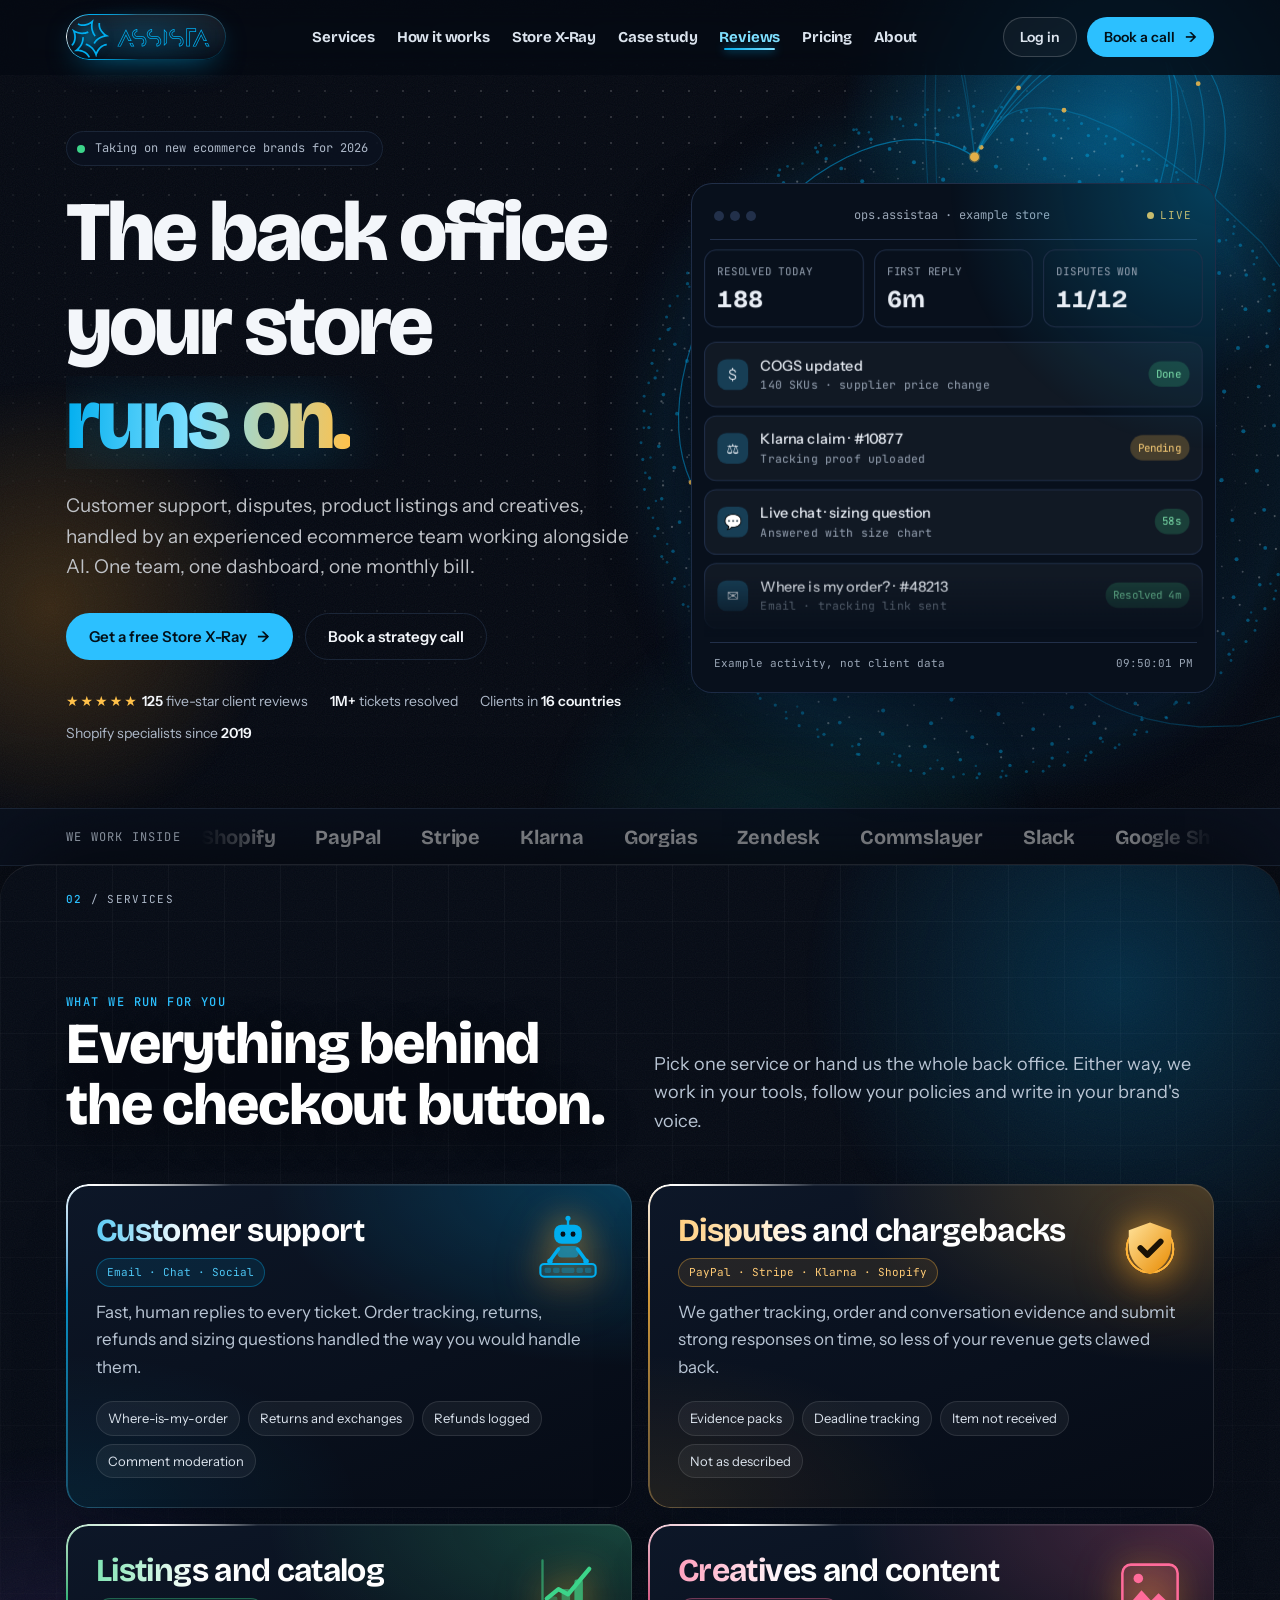
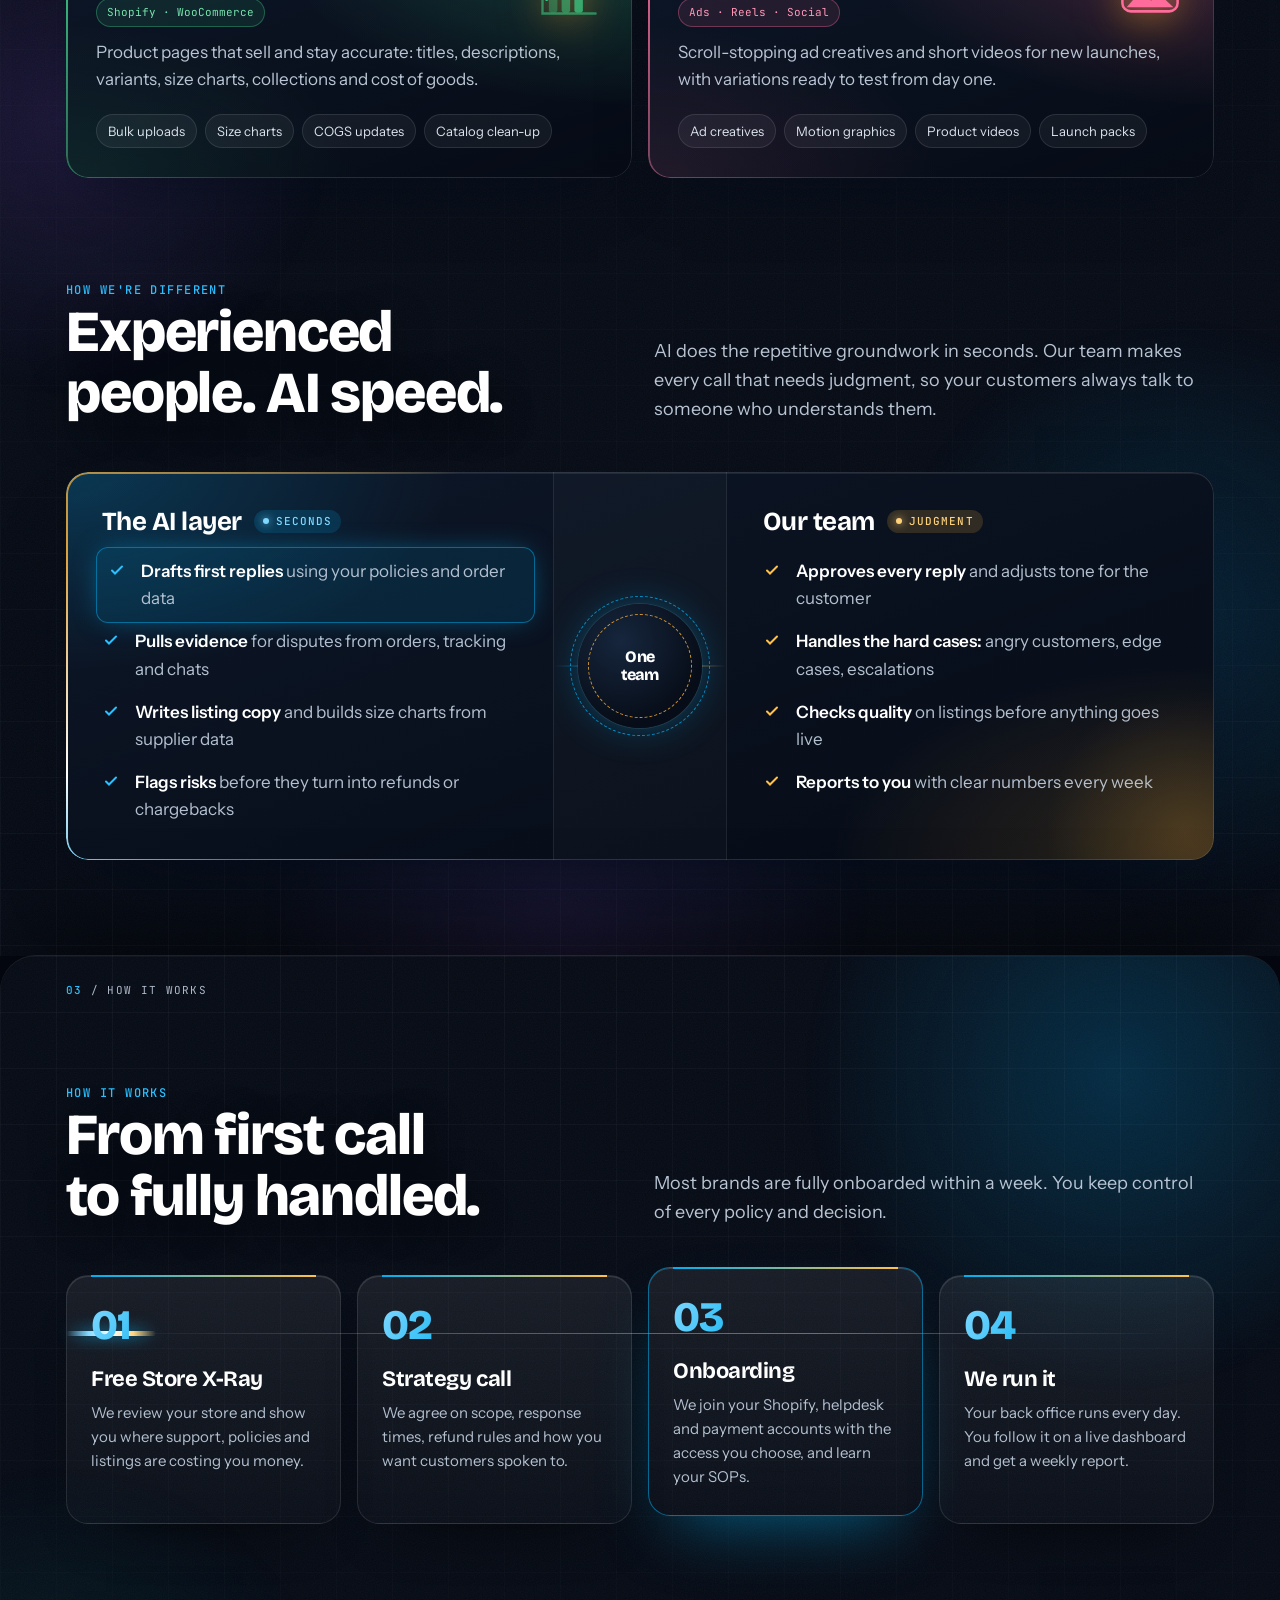
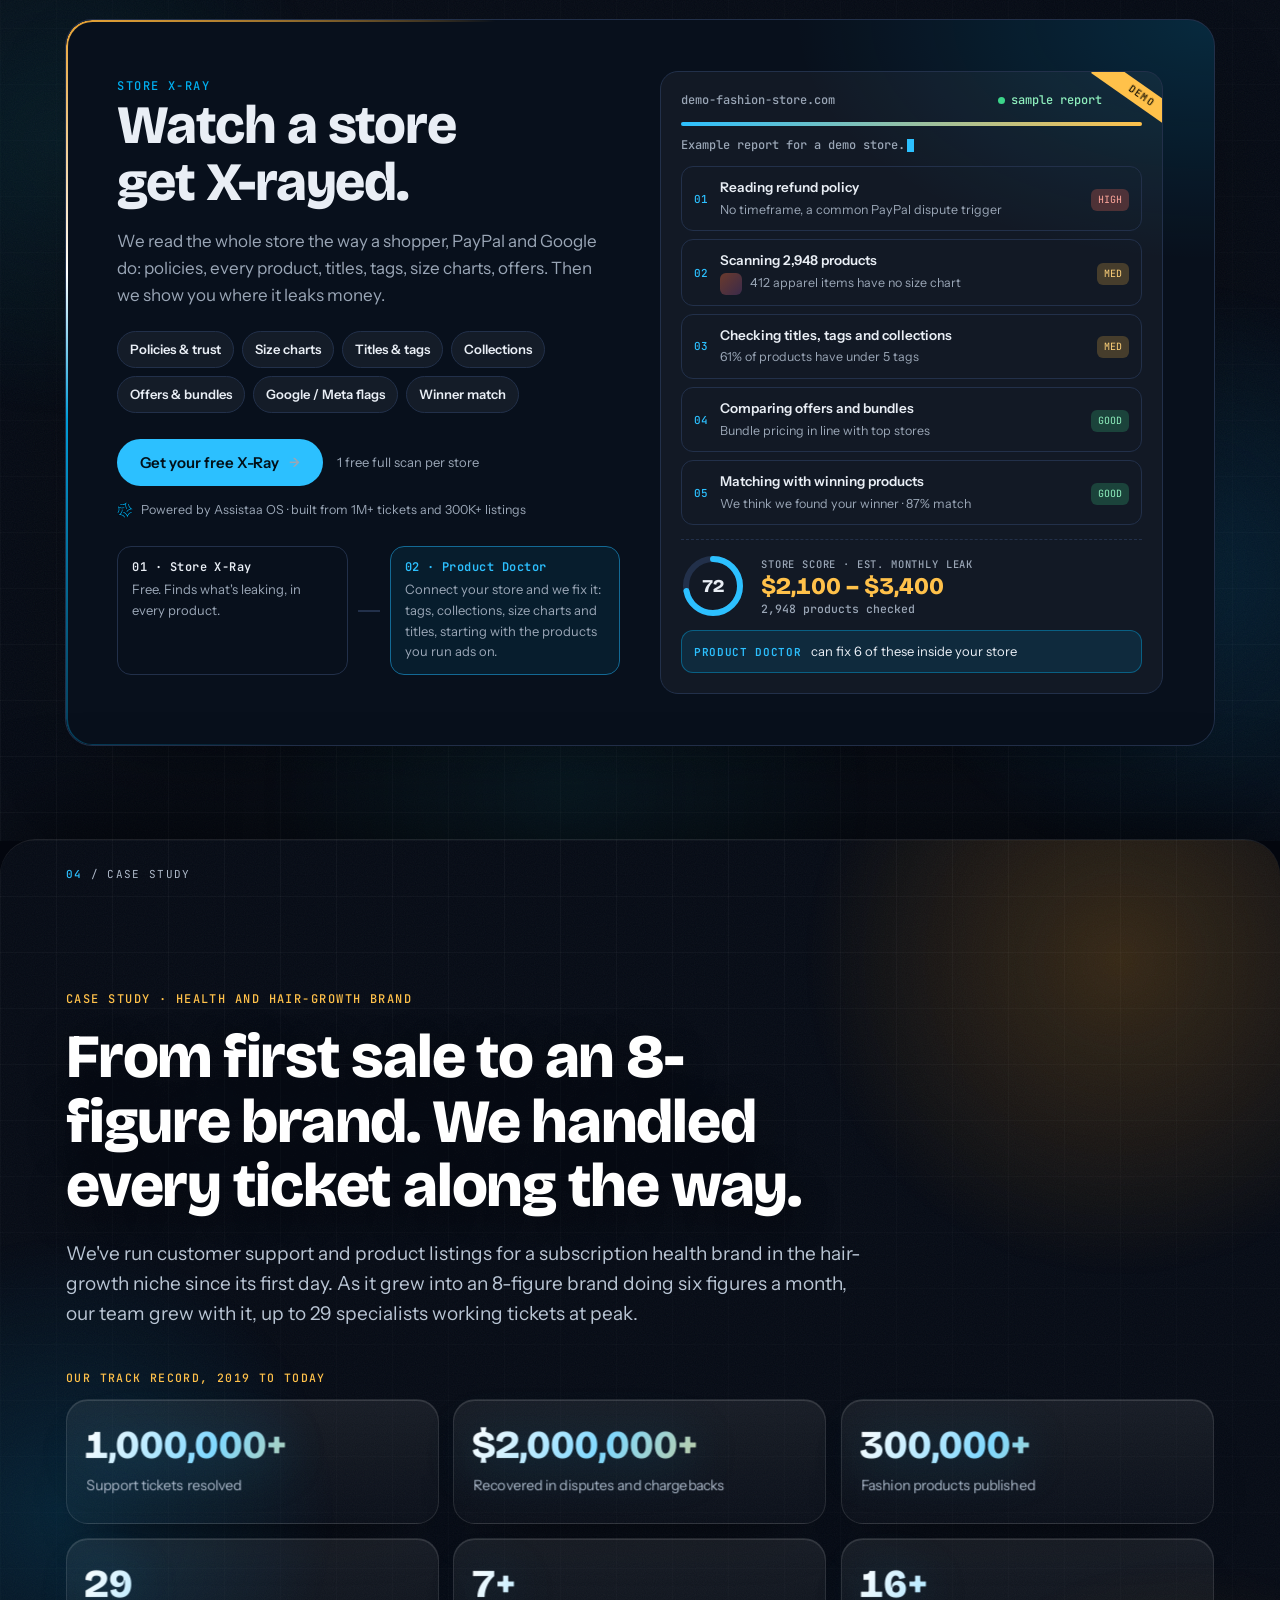
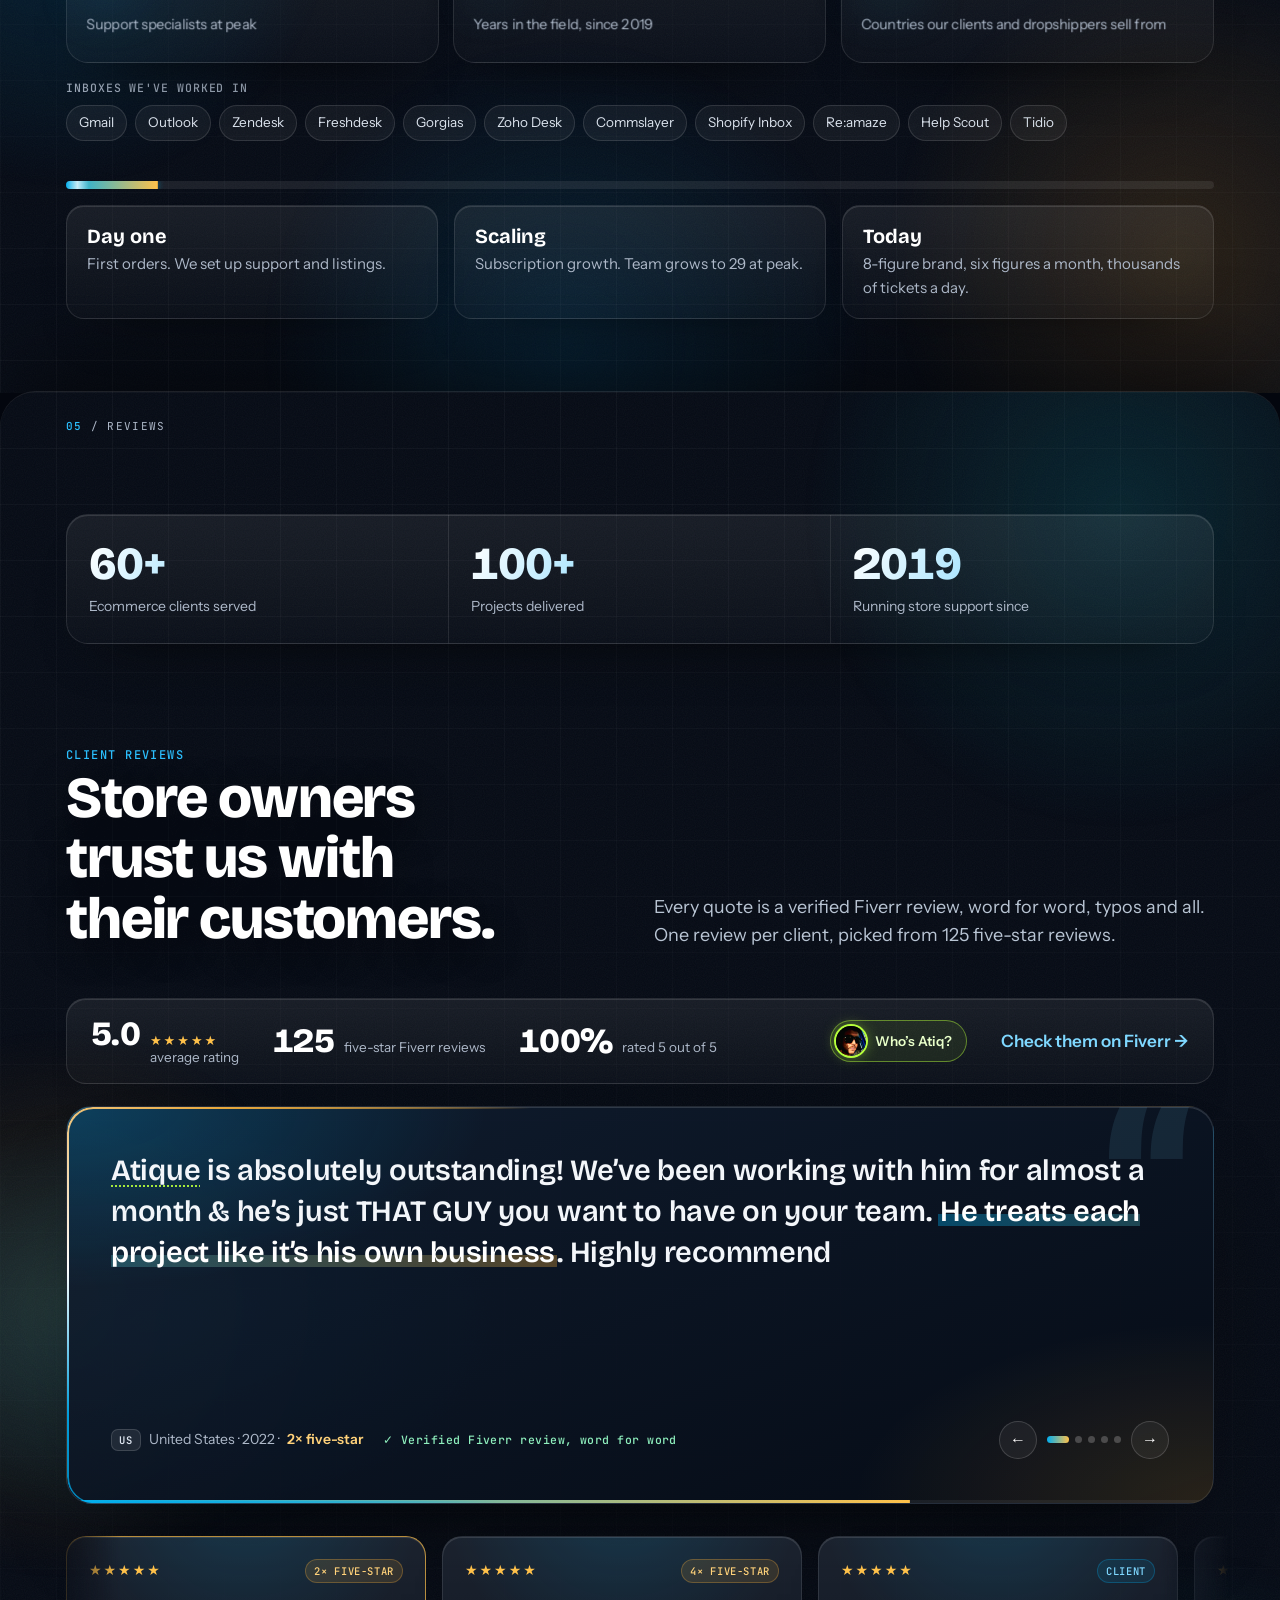
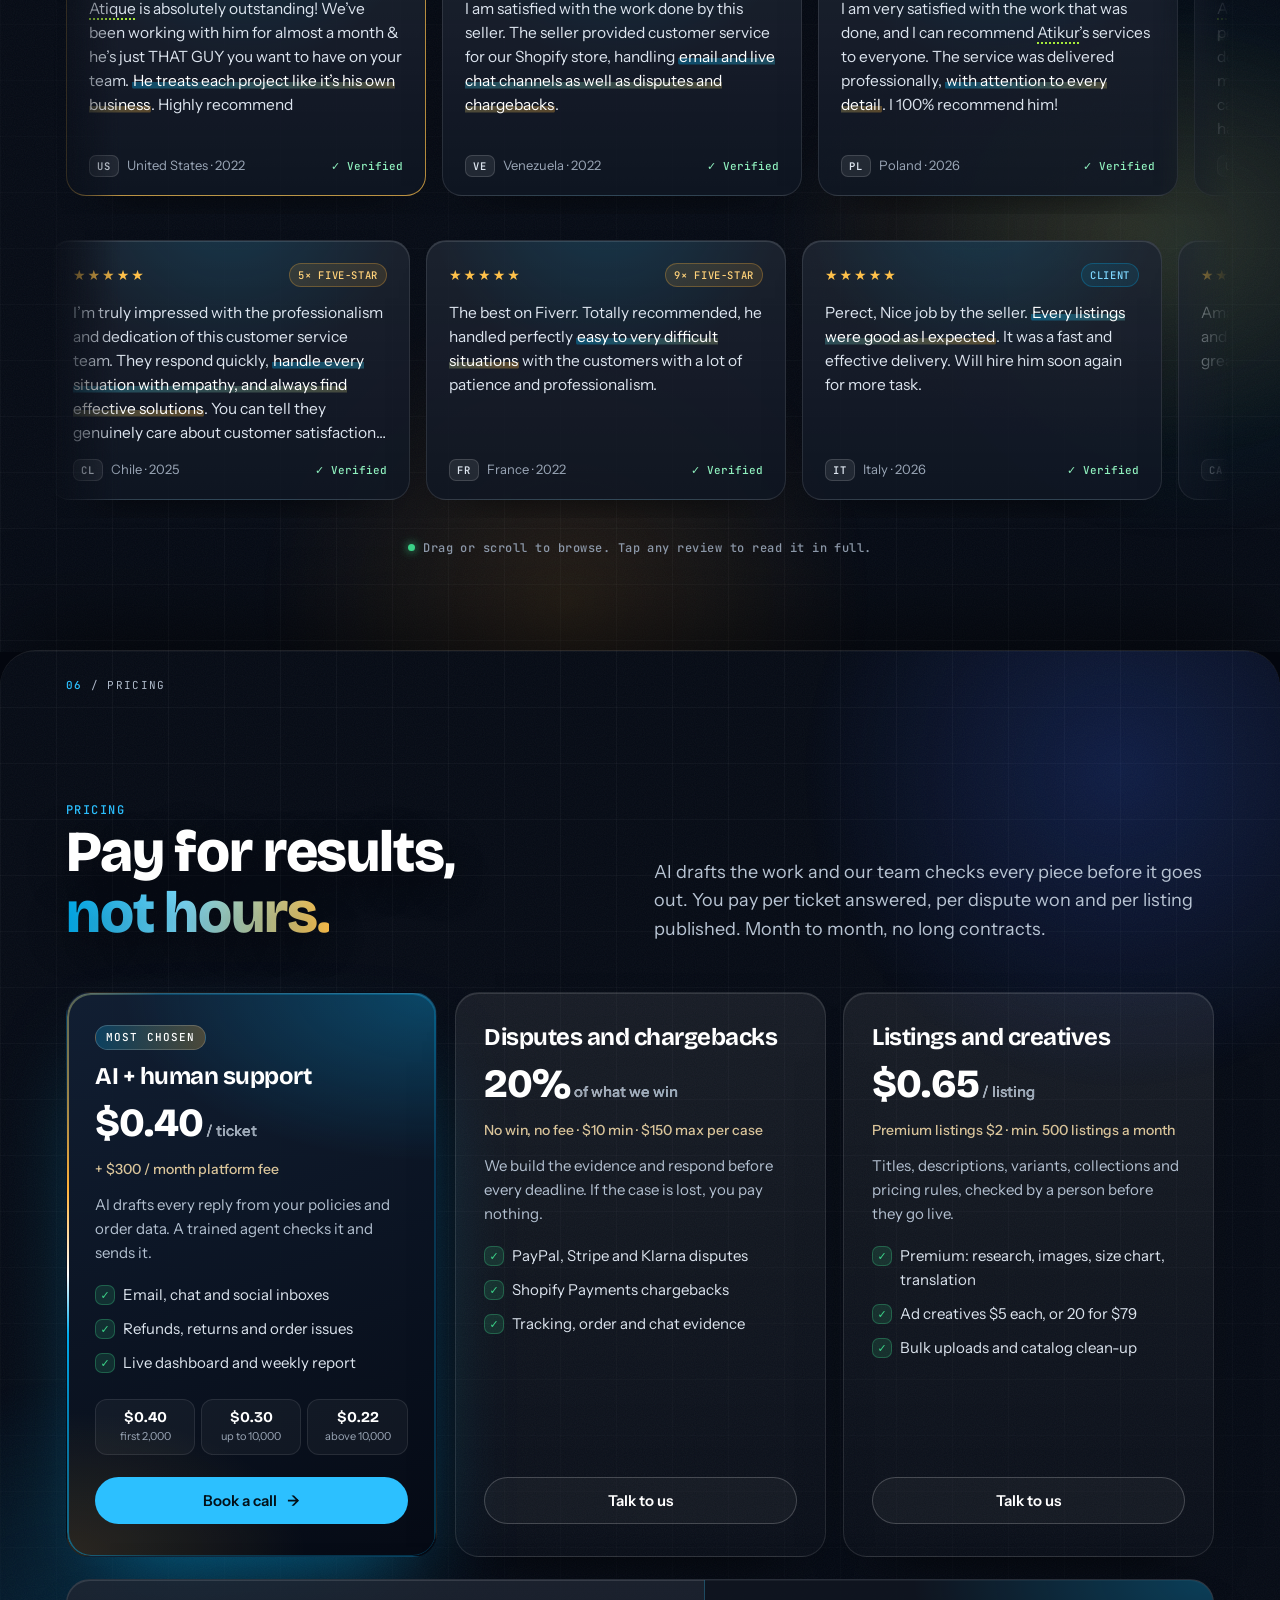
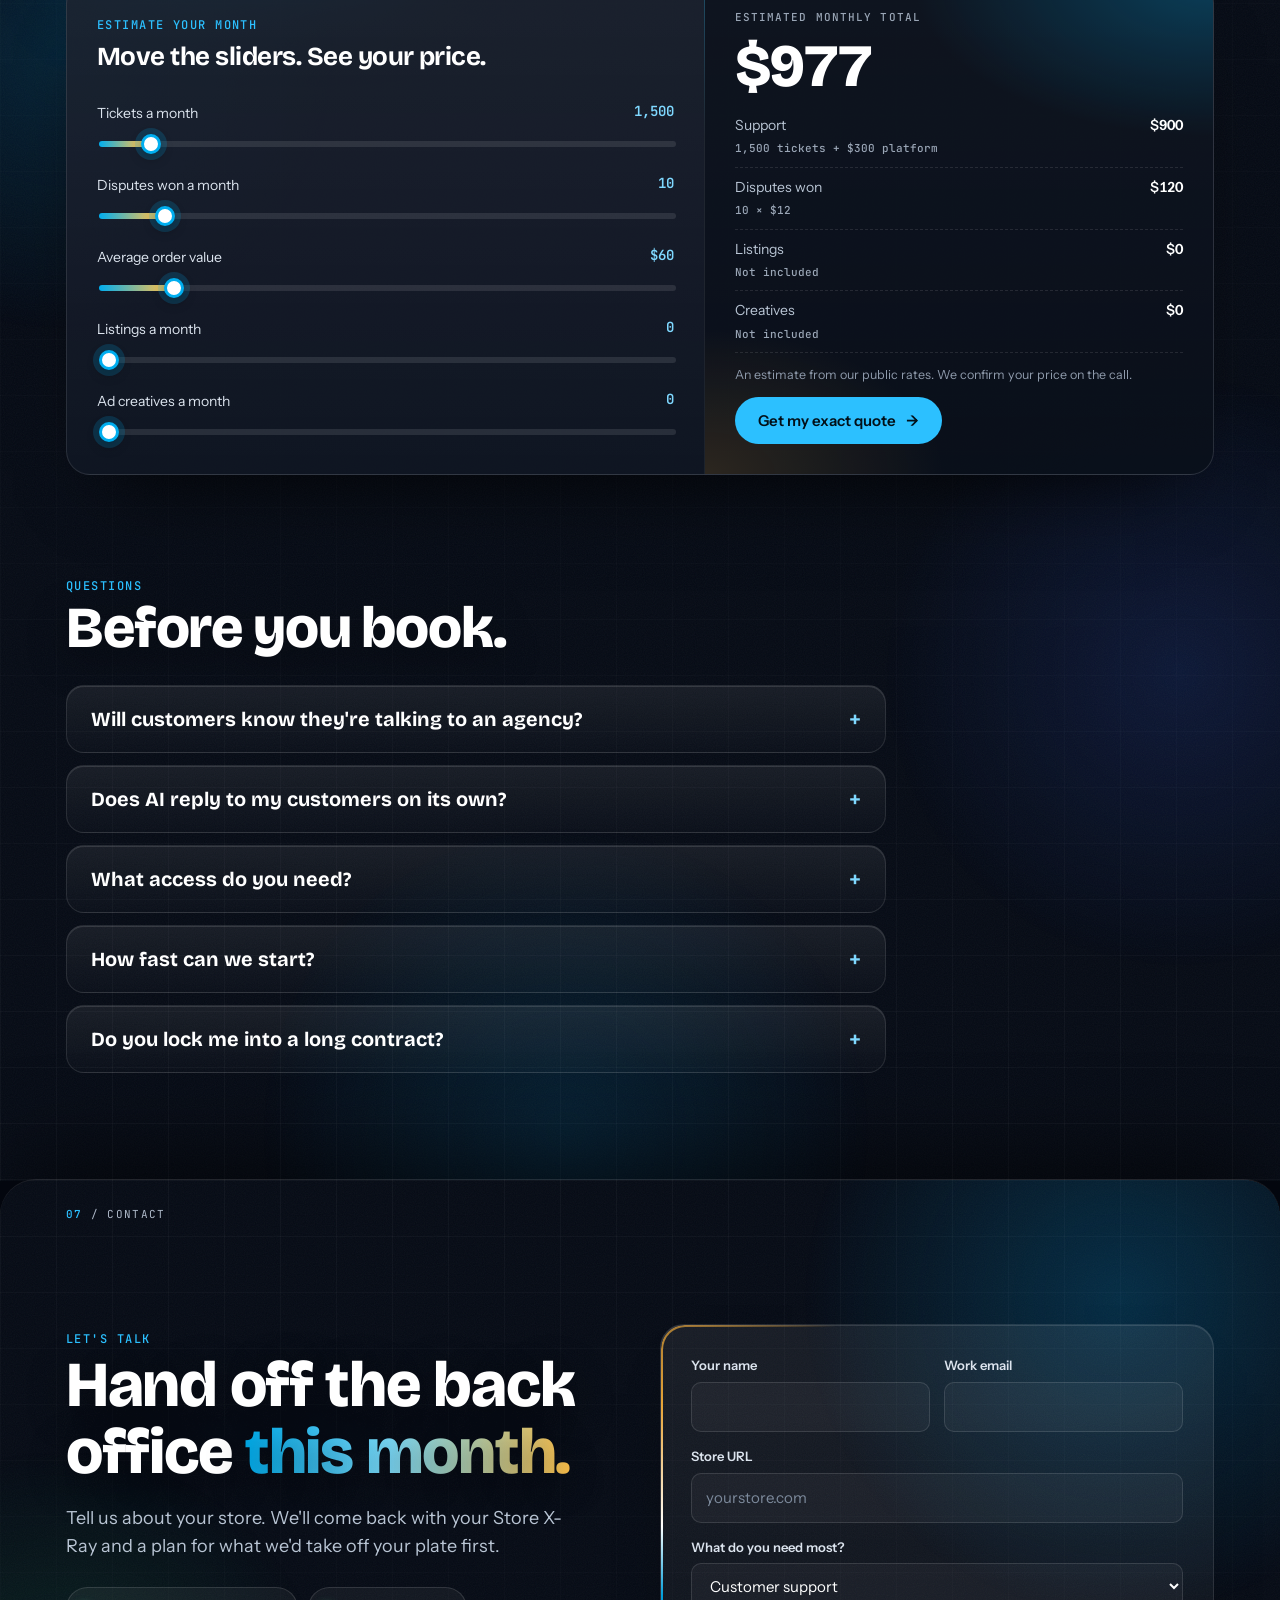
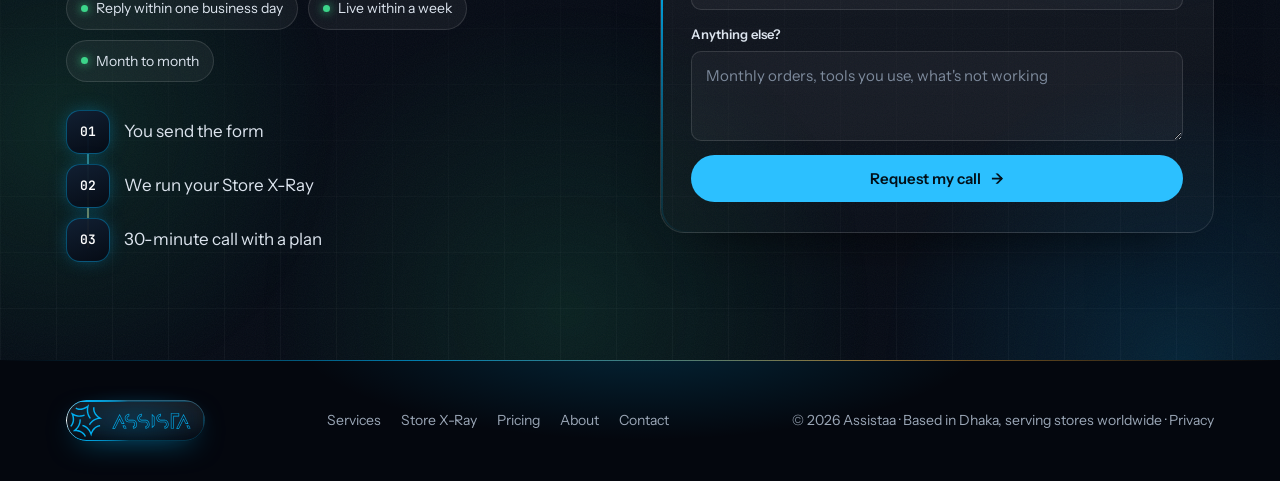
<file: index.html>
<!doctype html>
<html lang="en">
<head>
<meta charset="utf-8">
<meta name="viewport" content="width=device-width, initial-scale=1, viewport-fit=cover">
<title>Assistaa · AI-powered back office for ecommerce brands</title>
<link rel="icon" type="image/svg+xml" href="/mark.svg">
<meta property="og:title" content="Assistaa · The back office your store runs on">
<meta property="og:description" content="Customer support, disputes, product listings and creatives for ecommerce brands, by an experienced team working with AI.">
<meta property="og:type" content="website"><meta property="og:url" content="https://assistaa.com">
<meta name="theme-color" content="#050912">
<style>:root{padding-top:env(safe-area-inset-top,0px);padding-bottom:env(safe-area-inset-bottom,0px)}
body{margin:0}
img{max-width:100%}
[hidden]{display:none!important}

/* Store X-Ray live results */
.sev.lo{background:color-mix(in srgb,var(--con-fg) 12%,transparent);color:var(--con-muted)}
.sev.ok{background:color-mix(in srgb,#3CD58A 22%,transparent);color:#8FF0BE}
.finds .xarea{font:600 10.5px var(--f-mono);letter-spacing:.06em;text-transform:uppercase;color:var(--con-muted);margin-right:6px}
.finds{max-height:420px;overflow:auto}
.xmore{margin-top:14px;padding:14px;border-radius:14px;border:1px dashed var(--con-line);display:flex;flex-direction:column;gap:10px}
.xmore p{margin:0;font-size:14px;color:var(--con-muted)}
.xmore p b{color:var(--con-fg)}
.xmore form{display:flex;flex-wrap:wrap;gap:8px}
.xmore input{flex:1 1 140px;min-width:0;background:transparent;border:1px solid var(--con-line);border-radius:10px;color:var(--con-fg);font:500 14px var(--f-body,inherit);padding:10px 12px}
.xmore input:focus{outline:none;border-color:var(--brand)}
.xmore .btn{padding:10px 16px}
.xmore a{color:var(--brand);font-weight:600}
.xerr{color:#FFA79C}
</style>
<meta name="claude:viewport-fit-sides" content="cover">
<meta name="description" content="Assistaa runs the back office for ecommerce brands: customer support, disputes, product listings and creatives, by an experienced team working with AI.">
<link rel="preconnect" href="https://fonts.googleapis.com">
<link rel="preconnect" href="https://fonts.gstatic.com" crossorigin>
<link rel="stylesheet" href="https://fonts.googleapis.com/css2?family=Bricolage+Grotesque:opsz,wght@12..96,500;12..96,700;12..96,800&family=Instrument+Sans:wght@400;500;600&family=Space+Mono:wght@400;700&family=Manrope:wght@800&family=JetBrains+Mono:wght@400;500&display=swap">
<style> :root{--bg:#050912;--surface:#0C1422;--ink:#F3F6FA;--muted:#AEB9C9;--line:#1B2638;--accent:#2CC0FF;--accent-ink:#021019;--accent-soft:#0A2639;--brand:#00AEEF;--signal:#FFC14A;--good:#3CD58A;--blob1:#0091D4;--blob2:#C7801C;--blob3:#0E6E7C;--dot:#FFFFFF;--logo-edge:#000000;--con-bg:#08101C;--con-fg:#E9EEF5;--con-muted:#9AA6B6;--con-line:#22304A;--f-display:"Bricolage Grotesque","Segoe UI",system-ui,sans-serif;--f-body:"Instrument Sans","Segoe UI",system-ui,-apple-system,sans-serif;--f-mono:"JetBrains Mono",ui-monospace,"SFMono-Regular",Menlo,monospace;--r:14px;--max:1180px;--page-bg:radial-gradient(1100px 560px at 78% -8%,rgba(0,174,239,.20),transparent 62%),radial-gradient(800px 480px at -5% 105%,rgba(255,170,40,.08),transparent 60%),linear-gradient(180deg,#070D18,#050912);color-scheme:dark;}
.p-light{--bg:#F3F6FB;--surface:#FFFFFF;--ink:#07101B;--muted:#3A4555;--line:#D2D9E4;--accent:#0A7CC4;--accent-ink:#FFFFFF;--accent-soft:#DCF1FC;--signal:#C97F00;--good:#0B8A4C;--dot:#07101B;--logo-edge:#07101B;--page-bg:radial-gradient(1000px 520px at 85% -10%,rgba(0,174,239,.16),transparent 60%),radial-gradient(700px 420px at 0% 100%,rgba(255,176,40,.10),transparent 60%),linear-gradient(180deg,#FFFFFF,#EEF2F8);color-scheme:light;color:var(--ink);}
*{box-sizing:border-box}
html{scroll-behavior:smooth}
body{background:var(--bg);color:var(--ink);font-family:var(--f-body);font-size:16px;line-height:1.6;-webkit-font-smoothing:antialiased;overflow-x:hidden}
body::before{content:"";position:fixed;inset:0 0 auto;height:env(safe-area-inset-top,0px);z-index:60;background:var(--bg)}
a{color:inherit}
h1,h2,h3{font-family:var(--f-display);line-height:1.05;letter-spacing:-.02em;text-wrap:balance;margin:0}
p{margin:0}
.wrap{max-width:var(--max);margin:0 auto;padding-left:max(16px,env(safe-area-inset-left,0px));padding-right:max(16px,env(safe-area-inset-right,0px))}
.eyebrow{font-family:var(--f-mono);font-size:12px;letter-spacing:.12em;text-transform:uppercase;color:var(--muted)}
.btn{display:inline-flex;align-items:center;gap:10px;font:600 15px/1 var(--f-body);padding:15px 22px;border-radius:999px;text-decoration:none;border:1px solid transparent;cursor:pointer;transition:transform .2s ease,background .2s ease,box-shadow .2s ease}
.btn-primary{background:var(--accent);color:var(--accent-ink)}
.btn-primary:hover{transform:translateY(-2px);box-shadow:0 10px 28px -10px var(--accent)}
.btn-ghost{background:transparent;color:var(--ink);border-color:var(--line)}
.btn-ghost:hover{border-color:var(--ink)}
.btn:focus-visible,a:focus-visible,input:focus-visible,select:focus-visible,textarea:focus-visible{outline:2px solid var(--accent);outline-offset:3px}
.arrow{transition:transform .2s ease}
.btn:hover .arrow{transform:translateX(3px)}
header.nav{position:sticky;top:env(safe-area-inset-top,0px);z-index:50;background:color-mix(in srgb,#050912 78%,transparent);backdrop-filter:blur(12px);-webkit-backdrop-filter:blur(12px);border-bottom:1px solid transparent;transition:border-color .3s}
header.nav.scrolled{border-bottom-color:var(--line)}
.nav-in{display:flex;align-items:center;justify-content:space-between;gap:16px;padding-block:14px}
.logo{display:flex;align-items:center;gap:10px;text-decoration:none;font:800 22px/1 var(--f-display);letter-spacing:-.03em}
.logo img{flex:none;display:block;max-width:none}
.logo .logo-word{height:22px;width:auto}
footer .logo .logo-word{height:18px}
.logo:hover .logo-mark{transform:rotate(-12deg) scale(1.06)}
.logo .logo-mark{transition:transform .5s cubic-bezier(.2,.8,.2,1)}
.nav-links{display:flex;gap:26px;font-size:15px;color:var(--muted)}
.nav-links a{text-decoration:none;transition:color .2s}
.nav-links a:hover{color:var(--ink)}
.nav .btn{padding:11px 18px;font-size:14px}
@media (max-width:860px){.nav-links{display:none}
}
.hero{padding-block:56px 64px}
.page:first-child>section.hero{padding-top:56px}
.hero-grid{display:grid;grid-template-columns:1.05fr .95fr;gap:48px;align-items:center}
@media (max-width:960px){.hero-grid{grid-template-columns:1fr;gap:40px}
}
.status{display:inline-flex;align-items:center;gap:10px;padding:7px 14px 7px 10px;border:1px solid var(--line);border-radius:999px;font-family:var(--f-mono);font-size:12px;color:var(--muted);background:var(--surface)}
.pulse{width:8px;height:8px;border-radius:50%;background:var(--good);box-shadow:0 0 0 0 var(--good);animation:pulse 2s infinite}
@keyframes pulse{0%{box-shadow:0 0 0 0 color-mix(in srgb,var(--good) 60%,transparent)}
70%{box-shadow:0 0 0 9px transparent}
100%{box-shadow:0 0 0 0 transparent}
}
.hero h1{font-size:clamp(44px,6.6vw,86px);font-weight:800;margin-top:22px;letter-spacing:-.035em}
.hero h1 .line{display:block;overflow:hidden;padding-bottom:.06em}
.hero h1 .line span{display:inline-block;animation:rise .9s cubic-bezier(.2,.8,.2,1) both}
.hero h1 .line:nth-child(2) span{animation-delay:.08s}
.hero h1 .line:nth-child(3) span{animation-delay:.16s}
.hero h1 em{font-style:normal;position:relative;background:linear-gradient(92deg,var(--brand),#7FE0FF 45%,var(--signal));-webkit-background-clip:text;background-clip:text;color:transparent;filter:drop-shadow(0 6px 30px rgba(0,174,239,.35))}
@keyframes rise{from{transform:translateY(60%)}
to{transform:none}
}
.hero .lede{font-size:clamp(17px,1.6vw,19px);color:var(--muted);max-width:52ch;margin-top:22px}
.hero .cta{display:flex;flex-wrap:wrap;gap:12px;margin-top:30px}
.trust{display:flex;flex-wrap:wrap;gap:10px 22px;margin-top:30px;font-size:14px;color:var(--muted)}
.trust b{color:var(--ink);font-weight:600}
.stars{color:var(--signal);letter-spacing:2px}
.console{background:var(--con-bg);color:var(--con-fg);border-radius:20px;padding:18px;box-shadow:0 40px 90px -30px rgba(5,20,45,.6),0 0 0 1px var(--con-line);position:relative;min-width:0}
.console::after{content:"";position:absolute;inset:0;border-radius:inherit;background:radial-gradient(380px circle at 100% 0%,color-mix(in srgb,var(--brand) 30%,transparent),transparent 70%);pointer-events:none}
.con-top{display:flex;justify-content:space-between;align-items:center;gap:12px;padding:4px 4px 14px;border-bottom:1px solid var(--con-line)}
.dots{display:flex;gap:6px}
.dots i{width:10px;height:10px;border-radius:50%;background:var(--con-line)}
.con-title{font-family:var(--f-mono);font-size:12px;color:var(--con-muted);display:flex;align-items:center;gap:8px}
.live{display:inline-flex;align-items:center;gap:6px;font-family:var(--f-mono);font-size:11px;letter-spacing:.1em;color:var(--signal)}
.live::before{content:"";width:7px;height:7px;border-radius:50%;background:var(--signal);animation:blink 1.2s infinite}
@keyframes blink{50%{opacity:.25}
}
.kpis{display:grid;grid-template-columns:repeat(3,1fr);gap:10px;padding:14px 0}
.kpi{border:1px solid var(--con-line);border-radius:12px;padding:12px}
.kpi small{display:block;font-family:var(--f-mono);font-size:10.5px;letter-spacing:.06em;text-transform:uppercase;color:var(--con-muted)}
.kpi strong{display:block;font:700 24px/1.2 var(--f-display);margin-top:4px;font-variant-numeric:tabular-nums}
.feed{list-style:none;margin:0;padding:0;display:flex;flex-direction:column;gap:8px;height:288px;overflow:hidden;position:relative}
.feed::after{content:"";position:absolute;inset:auto 0 0;height:60px;background:linear-gradient(transparent,var(--con-bg))}
.ev{display:grid;grid-template-columns:auto 1fr auto;gap:12px;align-items:center;padding:11px 12px;border-radius:12px;background:color-mix(in srgb,var(--con-fg) 4%,transparent);border:1px solid var(--con-line);animation:slidein .55s cubic-bezier(.2,.8,.2,1)}
@keyframes slidein{from{transform:translateY(-14px);opacity:.2}
to{transform:none;opacity:1}
}
.ev .ic{width:30px;height:30px;border-radius:9px;display:grid;place-items:center;background:color-mix(in srgb,var(--accent) 22%,transparent);color:var(--con-fg);font-size:14px}
.ev .tx{min-width:0}
.ev .tx b{display:block;font-weight:500;font-size:14px;white-space:nowrap;overflow:hidden;text-overflow:ellipsis}
.ev .tx span{display:block;font-family:var(--f-mono);font-size:11px;color:var(--con-muted);white-space:nowrap;overflow:hidden;text-overflow:ellipsis}
.pill{font-family:var(--f-mono);font-size:10.5px;padding:4px 8px;border-radius:999px;white-space:nowrap}
.pill.ok{background:color-mix(in srgb,var(--good) 20%,transparent);color:#7FE3AE}
.pill.wait{background:color-mix(in srgb,var(--signal) 22%,transparent);color:#FFD27A}
.pill.info{background:color-mix(in srgb,var(--accent) 28%,transparent);color:#C3CDFF}
.con-foot{display:flex;justify-content:space-between;gap:8px;padding:12px 4px 2px;font-family:var(--f-mono);font-size:11px;color:var(--con-muted);border-top:1px solid var(--con-line);margin-top:10px}
.marquee{border-block:1px solid var(--line);overflow:hidden;padding-block:18px;background:var(--surface)}
.mq-row{display:flex;align-items:center;gap:20px}
.mq-label{flex:none;font-family:var(--f-mono);font-size:12px;letter-spacing:.1em;text-transform:uppercase;color:var(--muted)}
.mq-track{overflow:hidden;min-width:0;flex:1;mask-image:linear-gradient(90deg,transparent,#000 8%,#000 92%,transparent);-webkit-mask-image:linear-gradient(90deg,transparent,#000 8%,#000 92%,transparent)}
.mq-inner{display:flex;gap:40px;width:max-content;animation:scroll 34s linear infinite}
.mq-inner span{font:700 20px/1 var(--f-display);color:var(--muted);letter-spacing:-.01em;white-space:nowrap}
@keyframes scroll{to{transform:translateX(-50%)}
}
@media (max-width:640px){.mq-label{display:none}
}
section{padding-block:96px}
.sec-head{display:grid;grid-template-columns:1fr 1fr;gap:28px;align-items:end;margin-bottom:48px}
.sec-head h2{font-size:clamp(34px,4.6vw,58px);font-weight:800}
.sec-head p{color:var(--muted);font-size:18px;max-width:46ch}
@media (max-width:860px){.sec-head{grid-template-columns:1fr}
section{padding-block:72px}
}
.svc-grid{display:grid;grid-template-columns:repeat(2,1fr);gap:16px}
@media (max-width:760px){.svc-grid{grid-template-columns:1fr}
}
.svc{position:relative;background:var(--surface);border:1px solid var(--line);border-radius:var(--r);padding:28px;overflow:hidden;min-width:0;transition:transform .3s ease,border-color .3s}
.svc::before{content:"";position:absolute;inset:0;background:radial-gradient(420px circle at var(--mx,50%) var(--my,0%),var(--accent-soft),transparent 45%);opacity:0;transition:opacity .3s}
.svc:hover{transform:translateY(-4px);border-color:color-mix(in srgb,var(--accent) 50%,var(--line))}
.svc:hover::before{opacity:1}
.svc>*{position:relative}
.svc-top{display:flex;justify-content:space-between;align-items:flex-start;gap:16px}
.svc h3{font-size:28px;font-weight:700}
.svc .tag{font-family:var(--f-mono);font-size:11px;color:var(--muted);border:1px solid var(--line);border-radius:999px;padding:5px 10px;white-space:nowrap}
.svc p{color:var(--muted);margin-top:12px;max-width:48ch}
.svc ul{list-style:none;padding:0;margin:20px 0 0;display:flex;flex-wrap:wrap;gap:8px}
.svc li{font-size:13px;padding:6px 11px;border-radius:999px;background:var(--bg);border:1px solid var(--line)}
.split{display:grid;grid-template-columns:1fr auto 1fr;gap:0;border:1px solid var(--line);border-radius:22px;overflow:hidden;background:var(--surface)}
@media (max-width:860px){.split{grid-template-columns:1fr}
}
.side{padding:36px;min-width:0}
.side h3{font-size:26px;display:flex;align-items:center;gap:12px}
.side h3 .badge{font:500 11px/1 var(--f-mono);letter-spacing:.1em;text-transform:uppercase;padding:6px 9px;border-radius:999px}
.side.ai .badge{background:var(--accent-soft);color:var(--accent)}
.side.hu .badge{background:color-mix(in srgb,var(--signal) 18%,transparent);color:color-mix(in srgb,var(--signal) 70%,var(--ink))}
.side ul{list-style:none;padding:0;margin:22px 0 0;display:flex;flex-direction:column;gap:14px}
.side li{display:grid;grid-template-columns:22px 1fr;gap:10px;color:var(--muted)}
.side li b{color:var(--ink);font-weight:600}
.side li svg{margin-top:4px}
.join{display:grid;place-items:center;padding:24px;border-inline:1px solid var(--line);background:var(--bg)}
@media (max-width:860px){.join{border-inline:none;border-block:1px solid var(--line)}
}
.orb{width:120px;height:120px;border-radius:50%;display:grid;place-items:center;position:relative;font:800 15px/1.1 var(--f-display);text-align:center;color:var(--ink)}
.orb::before,.orb::after{content:"";position:absolute;inset:0;border-radius:50%;border:1.5px dashed var(--accent);animation:spin 14s linear infinite}
.orb::after{inset:14px;border-color:var(--signal);animation-direction:reverse;animation-duration:10s}
@keyframes spin{to{transform:rotate(360deg)}
}
.steps{display:grid;grid-template-columns:repeat(4,1fr);gap:16px;counter-reset:s;position:relative}
@media (max-width:960px){.steps{grid-template-columns:repeat(2,1fr)}
}
@media (max-width:560px){.steps{grid-template-columns:1fr}
}
.step{padding:26px 22px;border-top:2px solid var(--line);position:relative;min-width:0}
.step::before{counter-increment:s;content:"0" counter(s);font:500 13px/1 var(--f-mono);color:var(--accent);display:block;margin-bottom:18px}
.step::after{content:"";position:absolute;top:-2px;left:0;height:2px;width:0;background:var(--accent);transition:width .9s cubic-bezier(.2,.8,.2,1)}
.step.on::after{width:100%}
.step h3{font-size:22px;font-weight:700}
.step p{color:var(--muted);margin-top:10px;font-size:15px}
.xray{background:radial-gradient(700px 400px at 100% 0%,rgba(0,174,239,.16),transparent 60%),var(--con-bg);color:var(--con-fg);border-radius:26px;box-shadow:0 0 0 1px var(--con-line),0 40px 90px -40px rgba(0,0,0,.6);padding:clamp(24px,4vw,52px);display:grid;grid-template-columns:1fr 1fr;gap:40px;position:relative;overflow:hidden}
@media (max-width:900px){.xray{grid-template-columns:1fr}
}
.xray h2{font-size:clamp(34px,4.4vw,54px);font-weight:800}
.xray .eyebrow{color:var(--con-muted)}
.xray p.sub{color:var(--con-muted);margin-top:16px;font-size:17px;max-width:44ch}
.xform{display:flex;gap:8px;margin-top:28px;background:color-mix(in srgb,var(--con-fg) 6%,transparent);border:1px solid var(--con-line);border-radius:999px;padding:6px;max-width:480px}
.xform input{flex:1;min-width:0;background:transparent;border:0;color:var(--con-fg);font:500 15px var(--f-mono);padding:10px 14px}
.xform input::placeholder{color:var(--con-muted)}
.xform input:focus{outline:none}
.xnote{font-size:12.5px;color:var(--con-muted);margin-top:12px;font-family:var(--f-mono)}
.report{background:color-mix(in srgb,var(--con-fg) 4%,transparent);border:1px solid var(--con-line);border-radius:18px;padding:20px;min-width:0;position:relative;overflow:hidden}
.report-h{display:flex;justify-content:space-between;align-items:center;gap:10px;font-family:var(--f-mono);font-size:12px;color:var(--con-muted)}
.scanbar{height:4px;border-radius:4px;background:var(--con-line);margin:14px 0 6px;overflow:hidden}
.scanbar i{display:block;height:100%;width:100%;background:linear-gradient(90deg,var(--accent),var(--signal));transform-origin:left;transform:scaleX(1);transition:transform 2.2s cubic-bezier(.4,0,.2,1)}
.scanstep{font-family:var(--f-mono);font-size:12px;color:var(--con-muted);min-height:18px}
.finds{list-style:none;padding:0;margin:14px 0 0;display:flex;flex-direction:column;gap:8px}
.finds li{display:grid;grid-template-columns:auto 1fr;gap:12px;align-items:start;padding:11px 12px;border-radius:12px;border:1px solid var(--con-line);font-size:14px;transition:opacity .4s,transform .4s}
.finds li.dim{opacity:.25;transform:translateY(4px)}
.sev{font-family:var(--f-mono);font-size:10px;padding:3px 7px;border-radius:6px;margin-top:2px}
.sev.hi{background:color-mix(in srgb,#FF6B5A 25%,transparent);color:#FFA79C}
.sev.md{background:color-mix(in srgb,var(--signal) 22%,transparent);color:#FFD27A}
.leak{display:flex;justify-content:space-between;align-items:baseline;gap:12px;margin-top:16px;padding-top:14px;border-top:1px dashed var(--con-line)}
.leak small{font-family:var(--f-mono);font-size:11px;color:var(--con-muted);text-transform:uppercase;letter-spacing:.08em}
.leak strong{font:800 26px/1 var(--f-display);color:var(--signal);font-variant-numeric:tabular-nums}
.sample-tag{position:absolute;top:14px;right:-34px;transform:rotate(35deg);background:var(--signal);color:#1A1405;font:600 10px/1 var(--f-mono);letter-spacing:.12em;padding:5px 40px;text-transform:uppercase}
.rev-grid{display:grid;grid-template-columns:repeat(3,1fr);gap:16px}
@media (max-width:960px){.rev-grid{grid-template-columns:1fr 1fr}
}
@media (max-width:640px){.rev-grid{grid-template-columns:1fr}
}
.rev{background:var(--surface);border:1px solid var(--line);border-radius:var(--r);padding:24px;display:flex;flex-direction:column;gap:16px;min-width:0}
.rev.big{grid-column:span 2;background:var(--accent);color:var(--accent-ink);border-color:transparent}
@media (max-width:640px){.rev.big{grid-column:auto}
}
.rev q{quotes:none;font-size:17px;line-height:1.5}
.rev.big q{font:700 clamp(22px,2.6vw,30px)/1.25 var(--f-display);letter-spacing:-.01em}
.rev-meta{display:flex;justify-content:space-between;align-items:center;gap:10px;margin-top:auto;font-size:13px;color:var(--muted)}
.rev.big .rev-meta{color:color-mix(in srgb,var(--accent-ink) 80%,transparent)}
.verified{font-family:var(--f-mono);font-size:11px;display:inline-flex;gap:6px;align-items:center}
.rev-sum{display:flex;flex-wrap:wrap;gap:12px 28px;align-items:center;margin-top:28px;color:var(--muted);font-size:15px}
.rev-sum a{color:var(--accent);font-weight:600;text-decoration:none}
.rev-sum a:hover{text-decoration:underline}
.band{display:grid;grid-template-columns:repeat(4,1fr);border:1px solid var(--line);border-radius:var(--r);overflow:hidden;background:var(--surface)}
@media (max-width:760px){.band{grid-template-columns:1fr 1fr}
}
.band div{padding:26px 22px;border-right:1px solid var(--line)}
.band div:last-child{border-right:0}
@media (max-width:760px){.band div:nth-child(2){border-right:0}
.band div:nth-child(-n+2){border-bottom:1px solid var(--line)}
}
.band strong{display:block;font:800 clamp(32px,4vw,46px)/1 var(--f-display);font-variant-numeric:tabular-nums;letter-spacing:-.02em}
.band span{display:block;color:var(--muted);font-size:14px;margin-top:8px}
.plans{display:grid;grid-template-columns:repeat(3,1fr);gap:16px}
@media (max-width:900px){.plans{grid-template-columns:1fr}
}
.plan{border:1px solid var(--line);border-radius:var(--r);padding:28px;background:var(--surface);display:flex;flex-direction:column;gap:14px;min-width:0}
.plan.pop{border-color:var(--accent);box-shadow:0 0 0 1px var(--accent)}
.plan h3{font-size:24px}
.plan .price{font:800 40px/1 var(--f-display);letter-spacing:-.02em}
.plan .price small{font:500 15px var(--f-body);color:var(--muted);letter-spacing:0}
.plan p{color:var(--muted);font-size:15px}
.plan ul{list-style:none;padding:0;margin:4px 0 8px;display:flex;flex-direction:column;gap:10px;font-size:15px}
.plan li{display:grid;grid-template-columns:18px 1fr;gap:10px}
.plan .btn{margin-top:auto;justify-content:center}
.pop-tag{align-self:flex-start;font:500 11px/1 var(--f-mono);letter-spacing:.1em;text-transform:uppercase;background:var(--accent-soft);color:var(--accent);padding:6px 10px;border-radius:999px}
.faq{max-width:820px}
.faq details{border-bottom:1px solid var(--line);padding-block:20px}
.faq summary{cursor:pointer;list-style:none;display:flex;justify-content:space-between;gap:16px;font:700 20px/1.3 var(--f-display)}
.faq summary::-webkit-details-marker{display:none}
.faq summary::after{content:"+";font-family:var(--f-mono);color:var(--accent);transition:transform .25s}
.faq details[open] summary::after{transform:rotate(45deg)}
.faq details p{color:var(--muted);margin-top:12px;max-width:65ch}
.book{display:grid;grid-template-columns:1fr 1fr;gap:40px;align-items:start}
@media (max-width:900px){.book{grid-template-columns:1fr}
}
.book h2{font-size:clamp(38px,5vw,64px);font-weight:800}
.book .sub{color:var(--muted);font-size:18px;margin-top:18px;max-width:42ch}
.form{background:var(--surface);border:1px solid var(--line);border-radius:20px;padding:26px;display:grid;gap:14px;min-width:0}
.field{display:grid;gap:6px}
.field label{font-size:13px;font-weight:600}
.field input,.field select,.field textarea{font:inherit;font-size:15px;color:var(--ink);background:var(--bg);border:1px solid var(--line);border-radius:10px;padding:12px 14px;width:100%}
.field textarea{resize:vertical;min-height:90px}
.two{display:grid;grid-template-columns:1fr 1fr;gap:14px}
@media (max-width:520px){.two{grid-template-columns:1fr}
}
.form-msg{font-size:14px;color:var(--good);font-weight:500}
.slot-days{display:flex;gap:8px;overflow-x:auto;padding-bottom:4px;scrollbar-width:thin}
.slot-days button,.slot-times button{flex:none;border:1px solid var(--line);background:color-mix(in srgb,var(--ink) 5%,transparent);color:var(--ink);border-radius:12px;font:inherit;cursor:pointer;transition:all .15s}
.slot-days button{display:grid;gap:2px;justify-items:center;min-width:62px;padding:8px 10px}
.slot-days button span{font-size:12px;opacity:.7}.slot-days button b{font-size:18px}
.slot-times{display:grid;grid-template-columns:repeat(auto-fill,minmax(84px,1fr));gap:8px}
.slot-times button{padding:9px 8px;font-size:14px;font-weight:600}
.slot-days button:hover,.slot-times button:hover{border-color:var(--accent)}
.slot-days button[aria-checked=true],.slot-times button[aria-checked=true]{background:var(--accent);color:var(--accent-ink);border-color:transparent}
.slot-days button:focus-visible,.slot-times button:focus-visible{outline:2px solid var(--accent);outline-offset:2px}
.slot-tz{margin:0;font-size:13px;color:var(--muted)}
.slot-tz button{background:none;border:0;color:var(--accent);font:inherit;cursor:pointer;text-decoration:underline;padding:0}

footer{border-top:1px solid var(--line);padding-block:40px;color:var(--muted);font-size:14px}
.foot{display:flex;flex-wrap:wrap;justify-content:space-between;gap:20px;align-items:center}
.foot nav{display:flex;flex-wrap:wrap;gap:20px}
.foot a{text-decoration:none}
.foot a:hover{color:var(--ink)}
.about-hero{padding-block:64px 32px}
.about-hero h1{font-size:clamp(44px,6.4vw,84px);font-weight:800;letter-spacing:-.035em;max-width:14ch}
.about-hero p{color:var(--muted);font-size:19px;max-width:56ch;margin-top:22px}
.mv{display:grid;grid-template-columns:1fr 1fr;gap:16px}
@media (max-width:760px){.mv{grid-template-columns:1fr}
}
.mv div{border:1px solid var(--line);border-radius:var(--r);padding:30px;background:var(--surface)}
.mv h3{font-size:30px;margin-top:10px}
.mv p{color:var(--muted);margin-top:12px}
.timeline{position:relative;display:flex;flex-direction:column;gap:0;max-width:860px}
.timeline::before{content:"";position:absolute;left:94px;top:8px;bottom:8px;width:2px;background:linear-gradient(var(--accent),var(--signal))}
@media (max-width:560px){.timeline::before{left:7px}
}
.tl{display:grid;grid-template-columns:80px 1fr;gap:34px;padding-block:18px;position:relative}
@media (max-width:560px){.tl{grid-template-columns:1fr;gap:4px;padding-left:30px}
}
.tl::before{content:"";position:absolute;left:88px;top:26px;width:14px;height:14px;border-radius:50%;background:var(--bg);border:2px solid var(--accent)}
@media (max-width:560px){.tl::before{left:1px}
}
.tl .yr{font:500 15px/1.6 var(--f-mono);color:var(--accent);padding-top:2px}
.tl h3{font-size:22px}
.tl p{color:var(--muted);margin-top:6px;max-width:58ch}
.founder{display:grid;grid-template-columns:auto 1fr;gap:24px;align-items:center;border:1px solid var(--line);border-radius:var(--r);padding:28px;background:var(--surface);max-width:860px}
@media (max-width:560px){.founder{grid-template-columns:1fr}
}
.avatar{width:88px;height:88px;border-radius:22px;background:var(--accent);color:var(--accent-ink);display:grid;place-items:center;font:800 32px var(--f-display)}
.founder p{color:var(--muted);margin-top:8px}
.values{display:grid;grid-template-columns:repeat(3,1fr);gap:16px}
@media (max-width:860px){.values{grid-template-columns:1fr}
}
.values div{padding:24px;border-top:2px solid var(--ink)}
.values h3{font-size:22px}
.values p{color:var(--muted);margin-top:8px}
.mark-img{display:block;width:38px;height:38px;max-width:none;filter:drop-shadow(0 2px 3px rgba(0,0,0,.25));animation:spinMark 16s linear infinite;position:relative}
.word-wrap{position:relative;display:block;height:24px}
.word-img{display:block;height:24px;width:auto;max-width:none}
.word-shine{position:absolute;inset:0;-webkit-mask:url(/logo-word.svg) center/100% 100% no-repeat;mask:url(/logo-word.svg) center/100% 100% no-repeat;background:linear-gradient(105deg,transparent 35%,rgba(255,255,255,.9) 50%,transparent 65%) no-repeat;background-size:250% 100%;animation:shine 4.8s ease-in-out infinite}
@keyframes shine{0%,55%{background-position:120% 0}
100%{background-position:-120% 0}
}
@media (max-width:420px){.word-wrap,.word-img{height:20px}
}
.live-logo{gap:10px}
.mark-wrap{position:relative;display:grid;place-items:center;width:40px;height:40px}
.mark-glow{position:absolute;inset:2px;border-radius:50%;background:radial-gradient(circle,color-mix(in srgb,var(--brand) 55%,transparent),transparent 70%);filter:blur(6px);animation:glow 3.2s ease-in-out infinite}
@keyframes glow{0%,100%{transform:scale(.75);opacity:.45}
50%{transform:scale(1.15);opacity:.9}
}
.mark-svg{position:relative;overflow:visible;filter:drop-shadow(0 2px 3px rgba(0,0,0,.18))}
.mark-spin{transform-box:fill-box;transform-origin:50% 50%;animation:spinMark 16s linear infinite}
@keyframes spinMark{to{transform:rotate(360deg)}
}
.live-logo:hover .mark-wrap{animation:boop .7s cubic-bezier(.3,1.6,.5,1)}
@keyframes boop{0%{transform:scale(1)}
40%{transform:scale(1.22) rotate(-18deg)}
100%{transform:scale(1) rotate(0)}
}
.word-svg{display:block;overflow:visible;width:auto}
.wm-sweep{animation:sweep 4.8s ease-in-out infinite}
@keyframes sweep{0%,55%{transform:skewX(-20deg) translateX(0)}
100%{transform:skewX(-20deg) translateX(720px)}
}
@media (max-width:420px){.word-svg{height:20px}
}
body{overflow-x:clip}
.page{position:sticky;top:0;isolation:isolate;transform-origin:50% 40%;will-change:transform}
.page + .page{background:var(--page-bg);border-radius:36px 36px 0 0;box-shadow:0 -1px 0 color-mix(in srgb,var(--ink) 10%,transparent),0 -40px 90px -20px rgba(0,0,0,.55);padding-top:26px;margin-top:-1px;color:var(--ink)}
/* section drag handle removed (read as a mobile bottom-sheet on desktop) */
.page-tag{position:absolute;top:26px;left:max(16px,env(safe-area-inset-left,0px));font-family:var(--f-mono);font-size:11px;letter-spacing:.12em;text-transform:uppercase;color:var(--muted);display:flex;gap:8px;align-items:center}
.page-tag b{color:var(--accent);font-weight:500}
@media (min-width:1220px){.page-tag{left:calc(50% - 590px + 16px)}
}
.page::after{content:"";position:absolute;inset:0;border-radius:inherit;background:#02060d;opacity:var(--dim,0);pointer-events:none;z-index:5}
.page>section:first-of-type,.page>.page-tag + section{padding-top:84px}
.page:last-child{padding-bottom:24px}
@media (max-width:860px){.page + .page{border-radius:26px 26px 0 0}
.page>section:first-of-type,.page>.page-tag + section{padding-top:70px}
}
@media (prefers-reduced-motion:reduce){.page{position:relative}
}
footer{background:var(--bg);z-index:2;position:relative;box-shadow:0 -1px 0 var(--line)}
.case{display:grid;gap:40px}
.case-head{max-width:860px}
.case-head h2{font-size:clamp(34px,4.8vw,62px);font-weight:800;margin-top:14px}
.case-head p{font-size:19px;margin-top:20px;max-width:62ch;color:color-mix(in srgb,var(--ink) 78%,var(--bg))}
.case-nums{display:grid;grid-template-columns:repeat(4,1fr);gap:14px}
@media (max-width:900px){.case-nums{grid-template-columns:1fr 1fr}
}
.cn{background:var(--con-bg);color:var(--con-fg);border-radius:18px;padding:26px 22px;position:relative;min-width:0;box-shadow:0 24px 60px -30px rgba(5,20,45,.55)}
.cn strong{display:block;font:800 clamp(30px,3.6vw,48px)/1 var(--f-display);font-variant-numeric:tabular-nums;letter-spacing:-.02em;color:var(--brand);transform:translateZ(30px)}
.cn span{display:block;margin-top:10px;color:var(--con-muted);font-size:14px;transform:translateZ(18px)}
.growth{position:relative}
.g-track{height:6px;border-radius:6px;background:var(--line);overflow:hidden}
.g-fill{display:block;height:100%;width:100%;background:linear-gradient(90deg,var(--brand),var(--signal));transform-origin:left;transform:scaleX(1);transition:transform 1.6s cubic-bezier(.2,.8,.2,1)}
.g-fill.pre{transform:scaleX(.08)}
.g-steps{display:grid;grid-template-columns:repeat(3,1fr);gap:16px;margin-top:16px}
@media (max-width:700px){.g-steps{grid-template-columns:1fr}
}
.g-steps b{display:block;font:700 20px/1.2 var(--f-display)}
.g-steps span{display:block;color:var(--muted);font-size:15px;margin-top:4px}
body{font-size:17px}
.hero .lede,.sec-head p,.svc p,.step p,.plan p,.faq details p,.book .sub,.mv p,.tl p,.values p,.founder p,.about-hero p{color:color-mix(in srgb,var(--ink) 78%,var(--bg))}
.mq-inner span{color:color-mix(in srgb,var(--ink) 62%,var(--bg))}
.eyebrow{color:var(--accent);font-weight:500}
.xray .eyebrow{color:var(--brand)}
.bgfx{position:fixed;inset:0;z-index:0;pointer-events:none;overflow:hidden}
.bgfx::after{content:"";position:absolute;inset:-50%;opacity:.06;background-image:url("data:image/svg+xml;utf8,<svg xmlns='http://www.w3.org/2000/svg' width='160' height='160'><filter id='n'><feTurbulence type='fractalNoise' baseFrequency='.9' numOctaves='2' stitchTiles='stitch'/></filter><rect width='100%' height='100%' filter='url(%23n)'/></svg>")}
.bgfx .grid{position:absolute;inset:0;background-image:radial-gradient(color-mix(in srgb,var(--dot) 16%,transparent) 1px,transparent 1.5px);background-size:26px 26px;mask-image:radial-gradient(ellipse 80% 70% at 50% 30%,#000 30%,transparent 80%);-webkit-mask-image:radial-gradient(ellipse 80% 70% at 50% 30%,#000 30%,transparent 80%)}
.bgfx .blob{position:absolute;border-radius:50%;filter:blur(100px);opacity:.55;will-change:transform}
.bgfx .b1{width:560px;height:560px;background:var(--blob1);top:-160px;right:-120px;animation:drift1 24s ease-in-out infinite alternate}
.bgfx .b2{width:460px;height:460px;background:var(--blob2);top:42%;left:-180px;opacity:.26;animation:drift2 28s ease-in-out infinite alternate}
.bgfx .b3{width:520px;height:520px;background:var(--blob3);bottom:-220px;right:18%;opacity:.28;animation:drift3 32s ease-in-out infinite alternate}
@keyframes drift1{to{transform:translate(-160px,140px) scale(1.15)}
}
@keyframes drift2{to{transform:translate(200px,-120px) scale(.9)}
}
@keyframes drift3{to{transform:translate(-180px,-160px) scale(1.1)}
}
header.nav,main,footer{position:relative;z-index:1}
header.nav{z-index:50}
.marquee,.svc,.plan,.rev,.form,.band,.split,.mv div,.founder,.status{background:color-mix(in srgb,var(--surface) 82%,transparent);backdrop-filter:blur(8px);-webkit-backdrop-filter:blur(8px)}
.svc,.plan,.rev,.band,.split,.form{box-shadow:0 1px 0 color-mix(in srgb,var(--ink) 6%,transparent) inset,0 18px 40px -28px rgba(0,0,0,.45)}
.rev.big{background:var(--accent)}
.hero{position:relative}
#globe{position:absolute;top:50%;right:-6%;width:min(760px,90vw);height:min(760px,90vw);transform:translateY(-50%);pointer-events:none;opacity:.9;z-index:0}
.hero .wrap{position:relative;z-index:1}
@media (max-width:960px){#globe{top:auto;bottom:-10%;right:-30%;transform:none;opacity:.5}
}
.tilt{transform:perspective(1100px) rotateX(var(--rx,0deg)) rotateY(var(--ry,0deg)) translateZ(0);transform-style:preserve-3d;transition:transform .5s cubic-bezier(.2,.8,.2,1);will-change:transform}
.tilt.tracking{transition:transform .12s linear}
.tilt .z1{transform:translateZ(26px)}
.tilt .z2{transform:translateZ(46px)}
.svc:hover{transform:perspective(1100px) rotateX(var(--rx,0deg)) rotateY(var(--ry,0deg))}
.tilt .glare{position:absolute;inset:0;border-radius:inherit;pointer-events:none;background:radial-gradient(500px circle at var(--gx,50%) var(--gy,0%),rgba(255,255,255,.14),transparent 40%);opacity:0;transition:opacity .3s}
.tilt.tracking .glare{opacity:1}
.cur-dot,.cur-ring{position:fixed;top:0;left:0;pointer-events:none;z-index:200;border-radius:50%;opacity:0;transition:opacity .3s}
.cur-dot{width:8px;height:8px;margin:-4px 0 0 -4px;background:var(--brand)}
.cur-ring{width:38px;height:38px;margin:-19px 0 0 -19px;border:1.5px solid color-mix(in srgb,var(--brand) 70%,transparent);transition:opacity .3s,width .25s,height .25s,margin .25s,background .25s,border-color .25s}
.cur-ring.hover{width:64px;height:64px;margin:-32px 0 0 -32px;background:color-mix(in srgb,var(--brand) 14%,transparent);border-color:var(--brand)}
.cur-ring.down{width:28px;height:28px;margin:-14px 0 0 -14px}
@media (hover:hover) and (pointer:fine){html.has-cursor,html.has-cursor a,html.has-cursor button,html.has-cursor summary,html.has-cursor .svc{cursor:none}
html.has-cursor input,html.has-cursor textarea,html.has-cursor select{cursor:text}
html.has-cursor .cur-dot,html.has-cursor .cur-ring{opacity:1}
}
.rv{transition:transform .8s cubic-bezier(.2,.8,.2,1)}
.rv.pre{transform:translateY(22px)}
@media (prefers-reduced-motion:reduce){*,*::before,*::after{animation:none!important;transition:none!important}
html{scroll-behavior:auto}
.rv.pre{transform:none}
}

/* Premium service cards: dark glass, rotating light border, live icon per service */
.svc-grid .svc{background:radial-gradient(520px 260px at 100% 0%,color-mix(in srgb,var(--c) 26%,transparent),transparent 70%),radial-gradient(420px 220px at 0% 100%,color-mix(in srgb,var(--c) 10%,transparent),transparent 70%),linear-gradient(160deg,#0D1728,#060B15);color:#EEF3F9;border:0;border-radius:22px;padding:30px;isolation:isolate;box-shadow:0 30px 60px -34px rgba(4,12,28,.75),0 0 0 1px rgba(255,255,255,.05) inset;backdrop-filter:none;-webkit-backdrop-filter:none}
.svc-grid .svc:nth-child(1){--c:#00AEEF}
.svc-grid .svc:nth-child(2){--c:#FFB43A}
.svc-grid .svc:nth-child(3){--c:#3CD58A}
.svc-grid .svc:nth-child(4){--c:#FF6B9A}
.svc-grid .svc .ring{position:absolute;inset:0;border-radius:inherit;padding:1.5px;background:rgba(255,255,255,.08);-webkit-mask:linear-gradient(#000 0 0) content-box,linear-gradient(#000 0 0);-webkit-mask-composite:xor;mask:linear-gradient(#000 0 0) content-box exclude,linear-gradient(#000 0 0);overflow:hidden;pointer-events:none;z-index:2}
.svc-grid .svc .ring::before{content:"";position:absolute;inset:-70%;background:conic-gradient(from 0deg,transparent 0 62%,color-mix(in srgb,var(--c) 80%,transparent) 78%,#fff 84%,transparent 90%);animation:ringspin 6s linear infinite}
.svc-grid .svc:nth-child(2) .ring::before{animation-delay:-1.5s}
.svc-grid .svc:nth-child(3) .ring::before{animation-delay:-3s}
.svc-grid .svc:nth-child(4) .ring::before{animation-delay:-4.5s}
@keyframes ringspin{to{transform:rotate(360deg)}}
.svc-grid .svc::before{background:radial-gradient(380px circle at var(--mx,50%) var(--my,0%),color-mix(in srgb,var(--c) 22%,transparent),transparent 50%)}
.svc-grid .svc .svc-top{display:flex;justify-content:space-between;align-items:flex-start;gap:18px}
.svc-grid .svc .svc-title{display:flex;flex-direction:column;align-items:flex-start;gap:10px;min-width:0}
.svc-grid .svc h3{font-size:clamp(26px,2.6vw,32px);background:linear-gradient(100deg,#FFFFFF 30%,var(--c) 52%,#FFFFFF 74%);background-size:250% 100%;background-position:100% 0;-webkit-background-clip:text;background-clip:text;color:transparent;transition:background-position .9s ease}
.svc-grid .svc:hover h3{background-position:0 0}
.svc-grid .svc .tag{color:color-mix(in srgb,var(--c) 70%,#fff);border-color:color-mix(in srgb,var(--c) 35%,transparent);background:color-mix(in srgb,var(--c) 10%,transparent)}
.svc-grid .svc p{color:#B9C5D4}
.svc-grid .svc li{background:rgba(255,255,255,.05);border-color:rgba(255,255,255,.1);color:#DCE4EE;transition:border-color .3s,background .3s,transform .3s}
.svc-grid .svc li:hover{border-color:color-mix(in srgb,var(--c) 60%,transparent);background:color-mix(in srgb,var(--c) 14%,transparent);transform:translateY(-2px)}
.svc-grid .svc .viz{flex:none;width:68px;height:68px;color:var(--c);filter:drop-shadow(0 8px 22px color-mix(in srgb,var(--c) 45%,transparent));transform:translateZ(40px)}
.viz .v-soft{fill:color-mix(in srgb,currentColor 16%,transparent);stroke:currentColor;stroke-width:2;stroke-linejoin:round}
.viz .v-solid{fill:currentColor}
.viz .v-dot{fill:#06101A;animation:vdot 1.2s ease-in-out infinite}
.viz .d2{animation-delay:.15s}.viz .d3{animation-delay:.3s}
@keyframes vdot{0%,60%,100%{transform:translateY(0)}30%{transform:translateY(-4px)}}
.viz .v-check{fill:none;stroke:#fff;stroke-width:4.5;stroke-linecap:round;stroke-linejoin:round;stroke-dasharray:40;stroke-dashoffset:40;animation:vcheck 3s ease-in-out infinite}
@keyframes vcheck{0%,15%{stroke-dashoffset:40}45%,85%{stroke-dashoffset:0}100%{stroke-dashoffset:-40}}
.viz .v-scan{fill:currentColor;opacity:.75;animation:vscan 3s ease-in-out infinite}
@keyframes vscan{0%{transform:translateY(0);opacity:0}10%{opacity:.8}50%{transform:translateY(40px);opacity:.6}60%,100%{transform:translateY(40px);opacity:0}}
.viz .v-grid rect{fill:currentColor;opacity:.14;animation:vgrid 3.6s ease-in-out infinite}
.viz .v-grid rect:nth-child(2){animation-delay:.2s}.viz .v-grid rect:nth-child(3){animation-delay:.4s}.viz .v-grid rect:nth-child(4){animation-delay:.6s}.viz .v-grid rect:nth-child(5){animation-delay:.8s}.viz .v-grid rect:nth-child(6){animation-delay:1s}.viz .v-grid rect:nth-child(7){animation-delay:1.2s}.viz .v-grid rect:nth-child(8){animation-delay:1.4s}.viz .v-grid rect:nth-child(9){animation-delay:1.6s}
@keyframes vgrid{0%,100%{opacity:.14;transform:scale(.9)}25%,60%{opacity:1;transform:scale(1)}}
.viz .v-grid rect{transform-box:fill-box;transform-origin:center}
.viz .v-play{fill:currentColor}
.viz .v-pulse{fill:none;stroke:currentColor;stroke-width:2;transform-box:fill-box;transform-origin:center;animation:vpulse 2.4s ease-out infinite}
.viz .p2{animation-delay:1.2s}
@keyframes vpulse{from{transform:scale(1);opacity:.8}to{transform:scale(2.1);opacity:0}}
.viz .v-eq rect{fill:currentColor;opacity:.7;transform-box:fill-box;transform-origin:bottom;animation:veq .9s ease-in-out infinite alternate}
.viz .v-eq rect:nth-child(2){animation-delay:.2s}.viz .v-eq rect:nth-child(3){animation-delay:.35s}.viz .v-eq rect:nth-child(4){animation-delay:.5s}
@keyframes veq{from{transform:scaleY(.4)}to{transform:scaleY(1.15)}}
@media (max-width:420px){.svc-grid .svc .viz{width:54px;height:54px}}

/* Premium AI + team split: dark glass, rotating light border, live hand-off */
.split{position:relative;isolation:isolate;border:0;color:#EEF3F9;background:radial-gradient(620px 320px at 0% 0%,rgba(0,174,239,.22),transparent 62%),radial-gradient(620px 320px at 100% 100%,rgba(255,180,58,.17),transparent 62%),linear-gradient(160deg,#0D1728,#060B15);box-shadow:0 44px 90px -44px rgba(4,12,28,.85),0 0 0 1px rgba(255,255,255,.06) inset;backdrop-filter:none;-webkit-backdrop-filter:none}
.split>.ring{position:absolute;inset:0;border-radius:inherit;padding:1.5px;background:rgba(255,255,255,.08);-webkit-mask:linear-gradient(#000 0 0) content-box,linear-gradient(#000 0 0);-webkit-mask-composite:xor;mask:linear-gradient(#000 0 0) content-box exclude,linear-gradient(#000 0 0);overflow:hidden;pointer-events:none;z-index:3}
.split>.ring::before{content:"";position:absolute;inset:-60%;background:conic-gradient(from 0deg,transparent 0 55%,rgba(0,174,239,.85) 68%,#fff 72%,rgba(255,180,58,.85) 78%,transparent 88%);animation:ringspin 8s linear infinite}
@keyframes ringspin{to{transform:rotate(360deg)}}
.split .side{position:relative;overflow:hidden}
.split .side h3{color:#fff}
.split .side.ai .badge{background:rgba(0,174,239,.16);color:#7FD8FF}
.split .side.hu .badge{background:rgba(255,180,58,.16);color:#FFD27A}
.split .side h3 .badge::before{content:"";display:inline-block;width:6px;height:6px;border-radius:50%;background:currentColor;margin-right:7px;vertical-align:1px;box-shadow:0 0 8px currentColor;animation:livedot 1.6s ease-in-out infinite}
@keyframes livedot{50%{opacity:.25}}
.split .side li{color:#B3C0D0;padding:10px 12px;margin:-10px -12px;border-radius:12px;border:1px solid transparent;transition:background .5s,border-color .5s,transform .5s,box-shadow .5s}
.split .side li b{color:#fff}
.split .side.ai li.on{background:rgba(0,174,239,.12);border-color:rgba(0,174,239,.5);box-shadow:0 0 28px -8px rgba(0,174,239,.6);transform:translateX(6px)}
.split .side.hu li.on{background:rgba(255,180,58,.12);border-color:rgba(255,180,58,.5);box-shadow:0 0 28px -8px rgba(255,180,58,.55);transform:translateX(-6px)}
.split .side li svg path{stroke-dasharray:16}
.split .side li.on svg path{animation:redraw .55s ease}
@keyframes redraw{from{stroke-dashoffset:16}to{stroke-dashoffset:0}}
.split .side.ai::after{content:"";position:absolute;left:0;right:0;top:-90px;height:90px;background:linear-gradient(180deg,transparent,rgba(0,174,239,.11),transparent);animation:aiscan 4.5s linear infinite;pointer-events:none}
@keyframes aiscan{to{top:100%}}
.split .side.hu::after{content:"";position:absolute;right:-120px;bottom:-120px;width:300px;height:300px;border-radius:50%;background:radial-gradient(circle,rgba(255,180,58,.16),transparent 65%);animation:breathe 5s ease-in-out infinite;pointer-events:none}
@keyframes breathe{50%{transform:scale(1.25);opacity:.6}}
.split .join{position:relative;min-width:170px;background:rgba(255,255,255,.02);border-color:rgba(255,255,255,.08);overflow:hidden}
.split .beam{position:absolute;left:0;right:0;top:50%;height:2px;margin-top:-1px;background:linear-gradient(90deg,rgba(0,174,239,.0),rgba(0,174,239,.55),rgba(255,180,58,.55),rgba(255,180,58,0))}
.split .beam i{position:absolute;top:-3px;left:-10px;width:8px;height:8px;border-radius:50%;animation:packet 2.4s linear infinite}
.split .beam i:nth-child(2){animation-delay:.8s}.split .beam i:nth-child(3){animation-delay:1.6s}
@keyframes packet{0%{left:-10px;background:#7FD8FF;box-shadow:0 0 12px 2px #00AEEF}50%{background:#fff;box-shadow:0 0 16px 4px #fff}100%{left:calc(100% + 2px);background:#FFD27A;box-shadow:0 0 12px 2px #FFB43A}}
.split .core{position:relative;z-index:1;width:124px;height:124px;border-radius:50%;display:grid;place-items:center;text-align:center;background:radial-gradient(circle at 35% 30%,#16263D,#070D18 70%);box-shadow:0 0 0 1px rgba(255,255,255,.08),0 0 40px -6px rgba(0,174,239,.45);animation:corepulse 2.8s ease-in-out infinite}
.split .core b{font:800 16px/1.1 var(--f-display);color:#fff;letter-spacing:-.01em}
.split .core-ring{position:absolute;inset:-8px;border-radius:50%;border:1.5px dashed rgba(0,174,239,.75);animation:spin 14s linear infinite}
.split .core-ring.r2{inset:10px;border-color:rgba(255,180,58,.8);animation-direction:reverse;animation-duration:9s}
.split .core.hit{animation:corehit .7s ease}
@keyframes corepulse{50%{box-shadow:0 0 0 1px rgba(255,255,255,.1),0 0 60px 0 rgba(0,174,239,.35)}}
@keyframes corehit{0%{transform:scale(1)}35%{transform:scale(1.09);box-shadow:0 0 0 1px rgba(255,255,255,.2),0 0 70px 6px rgba(255,180,58,.5)}100%{transform:scale(1)}}
@keyframes spin{to{transform:rotate(360deg)}}
@media (max-width:860px){.split .join{border-color:rgba(255,255,255,.08);padding:30px}.split .side.ai li.on,.split .side.hu li.on{transform:none}}
@media (prefers-reduced-motion:reduce){.split>.ring::before,.split .side.ai::after,.split .side.hu::after,.split .beam i,.split .core,.split .core-ring,.split .side h3 .badge::before{animation:none}}

.gmc{display:flex;justify-content:space-between;align-items:center;gap:12px;margin-top:10px;font-family:var(--f-mono);font-size:11px;color:var(--con-muted);text-transform:uppercase;letter-spacing:.08em}
.gmc b{font:700 15px/1 var(--f-display);letter-spacing:0;color:var(--con-fg)}
.gmc .gbar{flex:1;height:4px;border-radius:4px;background:var(--con-line);overflow:hidden;max-width:140px}
.gmc .gbar i{display:block;height:100%;background:linear-gradient(90deg,#4285F4,#34A853);transform-origin:left;transition:transform .8s cubic-bezier(.2,.8,.2,1)}

/* Trust wall: verified reviews, glass cards that drift, a rotating spotlight */
.tw{position:relative;display:grid;gap:22px;isolation:isolate}
.tw::before{content:"";position:absolute;inset:-60px -10vw;z-index:-1;pointer-events:none;background:radial-gradient(520px 300px at 15% 30%,rgba(0,174,239,.20),transparent 70%),radial-gradient(520px 320px at 85% 70%,rgba(255,180,58,.14),transparent 70%);filter:blur(10px);animation:twaura 14s ease-in-out infinite alternate}
@keyframes twaura{to{transform:translate3d(3%,-4%,0) scale(1.06)}}
.tw-bar{display:flex;flex-wrap:wrap;align-items:center;gap:10px 34px;padding:18px 24px;border-radius:20px;background:linear-gradient(180deg,rgba(255,255,255,.07),rgba(255,255,255,.025));border:1px solid rgba(255,255,255,.10);box-shadow:0 1px 0 rgba(255,255,255,.12) inset,0 30px 60px -40px rgba(0,0,0,.8);backdrop-filter:blur(16px) saturate(140%);-webkit-backdrop-filter:blur(16px) saturate(140%)}
.tw-stat{display:flex;align-items:baseline;gap:10px;min-width:0}
.tw-stat b{font:800 clamp(26px,3vw,34px)/1 var(--f-display);color:#fff;letter-spacing:-.02em;font-variant-numeric:tabular-nums}
.tw-stat span{font-size:13.5px;color:#AEB9C9;line-height:1.25}
.tw-stars{display:block;font-style:normal;letter-spacing:2px;font-size:13px;background:linear-gradient(90deg,#FFC14A 0 40%,#FFF3C4 50%,#FFC14A 60% 100%);background-size:250% 100%;-webkit-background-clip:text;background-clip:text;color:transparent;animation:starshine 3.2s linear infinite}
@keyframes starshine{from{background-position:100% 0}to{background-position:-150% 0}}
.tw-link{margin-left:auto;color:#7FD8FF;font-weight:600;text-decoration:none;white-space:nowrap}
.tw-link:hover .arrow{transform:translateX(3px)}
@media (max-width:760px){.tw-bar{gap:14px 22px}.tw-link{margin-left:0}}
.tw-spot{position:relative;margin:0;padding:clamp(26px,4vw,44px);border-radius:26px;overflow:hidden;background:radial-gradient(700px 300px at 0% 0%,rgba(0,174,239,.24),transparent 60%),radial-gradient(600px 300px at 100% 100%,rgba(255,180,58,.14),transparent 60%),linear-gradient(160deg,rgba(18,32,52,.85),rgba(6,11,21,.9));border:1px solid rgba(255,255,255,.10);box-shadow:0 1px 0 rgba(255,255,255,.14) inset,0 50px 100px -50px rgba(0,0,0,.9);backdrop-filter:blur(18px);-webkit-backdrop-filter:blur(18px)}
.tw-spot::after{content:"";position:absolute;inset:0;border-radius:inherit;padding:1.5px;background:conic-gradient(from var(--spa,0deg),transparent 0 60%,rgba(0,174,239,.9) 72%,#fff 76%,rgba(255,180,58,.9) 82%,transparent 92%);-webkit-mask:linear-gradient(#000 0 0) content-box,linear-gradient(#000 0 0);-webkit-mask-composite:xor;mask:linear-gradient(#000 0 0) content-box exclude,linear-gradient(#000 0 0);animation:spotring 9s linear infinite;pointer-events:none}
@property --spa{syntax:"<angle>";inherits:false;initial-value:0deg}
@keyframes spotring{to{--spa:360deg}}
.spot-glyph{position:absolute;top:-34px;right:22px;font:800 220px/1 var(--f-display);color:rgba(127,216,255,.10);pointer-events:none}
.spot-q{margin:0;font:600 clamp(20px,2.3vw,30px)/1.38 var(--f-display);letter-spacing:-.01em;color:#F3F6FA;white-space:pre-line;min-height:5.6em;max-width:60ch}
.spot-q .w{display:inline-block;opacity:0;transform:translateY(.4em);filter:blur(4px);animation:wordin .55s cubic-bezier(.2,.8,.2,1) forwards}
@keyframes wordin{to{opacity:1;transform:none;filter:none}}
.tw mark{background:linear-gradient(90deg,rgba(0,174,239,.0),rgba(0,174,239,.0));color:inherit;padding:0 .08em;border-radius:4px;background-image:linear-gradient(90deg,rgba(0,174,239,.35),rgba(255,180,58,.30));background-repeat:no-repeat;background-size:100% .42em;background-position:0 88%}
.spot-q mark{color:#fff;background-size:0% .42em;animation:hlgrow 1s .5s cubic-bezier(.2,.8,.2,1) forwards}
@keyframes hlgrow{to{background-size:100% .42em}}
.spot-foot{display:flex;flex-wrap:wrap;align-items:center;gap:10px 20px;margin-top:22px;font-size:14px;color:#AEB9C9}
.spot-who{display:flex;align-items:center;gap:8px}
.spot-who b{color:#FFD27A;font-weight:600}
.spot-ver{font:500 11.5px var(--f-mono);letter-spacing:.04em;color:#8FF0BE}
.spot-nav{margin-left:auto;display:flex;align-items:center;gap:10px}
.spot-nav button{width:38px;height:38px;border-radius:50%;border:1px solid rgba(255,255,255,.16);background:rgba(255,255,255,.05);color:#fff;font-size:16px;cursor:pointer;transition:background .2s,border-color .2s,transform .2s}
.spot-nav button:hover{background:rgba(0,174,239,.22);border-color:rgba(0,174,239,.7);transform:translateY(-1px)}
.spot-dots{display:flex;gap:6px}
.spot-dots i{width:7px;height:7px;border-radius:7px;background:rgba(255,255,255,.22);transition:width .35s,background .35s;cursor:pointer}
.spot-dots i.on{width:22px;background:linear-gradient(90deg,#00AEEF,#FFC14A)}
.spot-prog{position:absolute;left:0;right:0;bottom:0;height:3px;background:rgba(255,255,255,.06)}
.spot-prog i{display:block;height:100%;width:100%;transform-origin:left;transform:scaleX(0);background:linear-gradient(90deg,#00AEEF,#FFC14A)}
@media (max-width:640px){.spot-nav{margin-left:0}.spot-q{min-height:0}}
.rc-cc{display:inline-grid;place-items:center;min-width:30px;height:22px;padding:0 6px;border-radius:7px;font:600 10.5px var(--f-mono);letter-spacing:.06em;color:#DCE4EE;background:rgba(255,255,255,.08);border:1px solid rgba(255,255,255,.14)}
.tw-rows{display:grid;gap:16px;margin-inline:calc(-1 * max(16px,env(safe-area-inset-left,0px)))}
.tw-row{overflow-x:auto;overflow-y:hidden;scrollbar-width:none;cursor:grab;mask-image:linear-gradient(90deg,transparent,#000 6%,#000 94%,transparent);-webkit-mask-image:linear-gradient(90deg,transparent,#000 6%,#000 94%,transparent)}
.tw-row::-webkit-scrollbar{display:none}
.tw-row.drag{cursor:grabbing}
.tw-track{display:flex;gap:16px;width:max-content;padding:10px 16px 18px}
.rc{position:relative;flex:none;width:min(360px,82vw);margin:0;padding:22px 22px 18px;border-radius:20px;display:flex;flex-direction:column;gap:14px;color:#DCE4EE;background:radial-gradient(300px circle at var(--mx,50%) var(--my,-20%),rgba(0,174,239,.16),transparent 60%),linear-gradient(180deg,rgba(255,255,255,.075),rgba(255,255,255,.02));border:1px solid rgba(255,255,255,.10);box-shadow:0 1px 0 rgba(255,255,255,.12) inset,0 24px 50px -34px rgba(0,0,0,.85);backdrop-filter:blur(14px) saturate(140%);-webkit-backdrop-filter:blur(14px) saturate(140%);transition:transform .35s cubic-bezier(.2,.8,.2,1),border-color .35s,box-shadow .35s;user-select:none;-webkit-user-select:none}
.rc:hover,.rc:focus-visible{transform:translateY(-6px);border-color:rgba(0,174,239,.45);box-shadow:0 1px 0 rgba(255,255,255,.16) inset,0 30px 60px -30px rgba(0,174,239,.45);outline:none}
.rc.picked{border-color:rgba(255,193,74,.7)}
.rc-top{display:flex;justify-content:space-between;align-items:center;gap:10px}
.rc-stars{letter-spacing:2px;font-size:14px;background:linear-gradient(90deg,#FFC14A 0 40%,#FFF3C4 50%,#FFC14A 60% 100%);background-size:250% 100%;-webkit-background-clip:text;background-clip:text;color:transparent;animation:starshine 3.2s linear infinite}
.rc-rep{font:500 10.5px var(--f-mono);letter-spacing:.06em;text-transform:uppercase;color:#FFD27A;background:rgba(255,180,58,.12);border:1px solid rgba(255,180,58,.28);padding:4px 8px;border-radius:999px}
.rc-rep.new{color:#7FD8FF;background:rgba(0,174,239,.10);border-color:rgba(0,174,239,.28)}
.rc blockquote{margin:0;font-size:15.5px;line-height:1.55;white-space:pre-line;display:-webkit-box;-webkit-line-clamp:6;-webkit-box-orient:vertical;overflow:hidden}
.rc mark{color:#fff}
.rc figcaption{margin-top:auto;display:flex;align-items:center;gap:8px;font-size:13px;color:#9AA6B6}
.rc-ver{margin-left:auto;font:500 11px var(--f-mono);color:#8FF0BE}
.tw-hint{display:flex;align-items:center;gap:8px;justify-content:center;font:500 12px var(--f-mono);letter-spacing:.04em;color:#8E9AAB;margin:0}
.tw-dot{width:7px;height:7px;border-radius:50%;background:#3CD58A;box-shadow:0 0 10px #3CD58A;animation:livedot 1.6s ease-in-out infinite}
@keyframes livedot{50%{opacity:.25}}
@media (prefers-reduced-motion:reduce){.tw::before,.tw-stars,.rc-stars,.tw-spot::after,.tw-dot{animation:none}.spot-q .w{animation:none;opacity:1;transform:none;filter:none}.spot-q mark{animation:none;background-size:100% .42em}}

/* ===== Lower pages: same premium dark world as the hero ===== */
@property --spa{syntax:"<angle>";inherits:false;initial-value:0deg}
@keyframes spotring{to{--spa:360deg}}
.page.pp{background:#060B15;color:var(--ink)}
.pp-how{--c1:#0091D4;--c2:#0E6E7C}
.pp-case{--c1:#C7801C;--c2:#0091D4}
.pp-rev{--c1:#0E6E7C;--c2:#C7801C}
.pp-price{--c1:#2F55D4;--c2:#0091D4}
.pp-contact{--c1:#0091D4;--c2:#1F9D63}
.pfx{position:absolute;inset:0;z-index:-1;overflow:hidden;border-radius:inherit;pointer-events:none}
.pfx::before{content:"";position:absolute;inset:0;background:linear-gradient(rgba(255,255,255,.035) 1px,transparent 1px) 0 0/56px 56px,linear-gradient(90deg,rgba(255,255,255,.035) 1px,transparent 1px) 0 0/56px 56px;-webkit-mask-image:radial-gradient(ellipse 80% 60% at 50% 20%,#000 10%,transparent 75%);mask-image:radial-gradient(ellipse 80% 60% at 50% 20%,#000 10%,transparent 75%)}
.pfx::after{content:"";position:absolute;inset:0;opacity:.05;background-image:url("data:image/svg+xml;utf8,<svg xmlns='http://www.w3.org/2000/svg' width='160' height='160'><filter id='n'><feTurbulence type='fractalNoise' baseFrequency='.9' numOctaves='2' stitchTiles='stitch'/></filter><rect width='100%' height='100%' filter='url(%23n)'/></svg>")}
.pfx i{position:absolute;border-radius:50%;filter:blur(110px);opacity:.42;will-change:transform}
.pfx i:nth-child(1){width:640px;height:640px;top:-200px;right:-160px;background:var(--c1);animation:drift1 26s ease-in-out infinite alternate}
.pfx i:nth-child(2){width:560px;height:560px;bottom:-220px;left:-180px;background:var(--c2);opacity:.32;animation:drift2 30s ease-in-out infinite alternate}
.pp .sec-head h2,.pp .case-head h2,.pp .book h2{color:#fff;text-shadow:0 10px 40px rgba(0,0,0,.4)}
.pp .sec-head p,.pp .case-head p,.pp .book .sub{color:#B9C5D4}

/* Shared glass surface */
.pp .step,.pp .cn,.pp .band,.pp .plan,.pp .faq details,.pp .form,.pp .g-steps>div{position:relative;background:radial-gradient(320px circle at var(--mx,-400px) var(--my,-400px),rgba(0,174,239,.13),transparent 60%),linear-gradient(180deg,rgba(255,255,255,.07),rgba(255,255,255,.02));border:1px solid rgba(255,255,255,.10);box-shadow:0 1px 0 rgba(255,255,255,.12) inset,0 30px 60px -40px rgba(0,0,0,.85);backdrop-filter:blur(14px) saturate(140%);-webkit-backdrop-filter:blur(14px) saturate(140%)}

/* How it works: glowing numbered cards joined by a moving beam */
.pp .steps{gap:16px}
.pp .steps::before{content:"";position:absolute;left:4%;right:4%;top:58px;height:1px;background:linear-gradient(90deg,transparent,rgba(0,174,239,.55),rgba(255,180,58,.5),transparent);z-index:0}
.pp .steps::after{content:"";position:absolute;top:56px;left:0;width:90px;height:5px;border-radius:5px;background:linear-gradient(90deg,transparent,#7FD8FF,#fff,#FFD27A,transparent);filter:drop-shadow(0 0 8px #00AEEF);animation:beamrun 5s cubic-bezier(.5,0,.5,1) infinite;z-index:0}
@keyframes beamrun{0%{transform:translateX(-10%);opacity:0}10%{opacity:1}90%{opacity:1}100%{transform:translateX(calc(1100px));opacity:0}}
@media (max-width:960px){.pp .steps::before,.pp .steps::after{display:none}}
.pp .step{z-index:1;border-radius:22px;padding:28px 24px 26px;border-top:1px solid rgba(255,255,255,.10);transition:transform .45s cubic-bezier(.2,.8,.2,1),border-color .45s,box-shadow .45s}
.pp .step::before{font:800 42px/1 var(--f-display);letter-spacing:-.03em;margin-bottom:22px;background:linear-gradient(120deg,#7FD8FF,#00AEEF 45%,#FFC14A);-webkit-background-clip:text;background-clip:text;color:transparent}
.pp .step::after{top:-1px;left:24px;height:2px;background:linear-gradient(90deg,#00AEEF,#FFC14A)}
.pp .step.on::after{width:calc(100% - 48px)}
.pp .step h3{color:#fff}
.pp .step p{color:#B3C0D0}
.pp .step.lit{transform:translateY(-8px);border-color:rgba(0,174,239,.55);box-shadow:0 1px 0 rgba(255,255,255,.16) inset,0 30px 70px -30px rgba(0,174,239,.55)}

/* X-Ray: rotating light border + scan sweep */
.xray::after{content:"";position:absolute;inset:0;border-radius:inherit;padding:1.5px;background:conic-gradient(from var(--spa,0deg),transparent 0 62%,rgba(0,174,239,.9) 74%,#fff 78%,rgba(255,180,58,.9) 84%,transparent 94%);-webkit-mask:linear-gradient(#000 0 0) content-box,linear-gradient(#000 0 0);-webkit-mask-composite:xor;mask:linear-gradient(#000 0 0) content-box exclude,linear-gradient(#000 0 0);animation:spotring 10s linear infinite;pointer-events:none}
.xray .report::after{content:"";position:absolute;left:0;right:0;top:-80px;height:80px;background:linear-gradient(180deg,transparent,rgba(0,174,239,.10),transparent);animation:aiscan 5s linear infinite;pointer-events:none}
@keyframes aiscan{to{top:100%}}

/* Case study */
.pp .case-head .eyebrow{color:#FFC14A}
.pp .cn{border-radius:22px;color:#EEF3F9}
.pp .cn strong{background:linear-gradient(120deg,#FFFFFF,#7FD8FF 40%,#FFC14A);-webkit-background-clip:text;background-clip:text;color:transparent;filter:drop-shadow(0 6px 24px rgba(0,174,239,.25))}
.pp .cn span{color:#AEB9C9}
.pp .g-track{height:8px;background:rgba(255,255,255,.08)}
.pp .g-fill{position:relative;overflow:hidden;box-shadow:0 0 22px rgba(0,174,239,.55)}
.pp .g-fill::after{content:"";position:absolute;top:0;bottom:0;left:0;width:25%;background:linear-gradient(90deg,transparent,rgba(255,255,255,.75),transparent);animation:gshine 3s linear infinite}
@keyframes gshine{from{transform:translateX(-100%)}to{transform:translateX(420%)}}
.pp .g-steps>div{border-radius:18px;padding:18px 20px}
.pp .g-steps b{color:#fff}
.pp .g-steps span{color:#AEB9C9}

/* Stats band */
.pp .band{border-radius:22px;overflow:hidden}
.pp .band div{border-color:rgba(255,255,255,.08)!important;background:none;backdrop-filter:none;-webkit-backdrop-filter:none}
.pp .band strong{background:linear-gradient(120deg,#FFFFFF,#7FD8FF 55%,#FFC14A);-webkit-background-clip:text;background-clip:text;color:transparent}
.pp .band span{color:#AEB9C9}

/* Pricing */
.pp .plans{gap:18px;align-items:stretch}
.pp .plan{border-radius:24px;padding:32px 28px;overflow:hidden;transition:border-color .35s,box-shadow .35s}
.pp .plan:hover{border-color:rgba(0,174,239,.45);box-shadow:0 1px 0 rgba(255,255,255,.16) inset,0 40px 80px -40px rgba(0,174,239,.45)}
.pp .plan h3{color:#fff}
.pp .plan p{color:#B3C0D0}
.pp .plan .price{background:linear-gradient(120deg,#FFFFFF 40%,#7FD8FF);-webkit-background-clip:text;background-clip:text;color:transparent}
.pp .plan .price small{-webkit-text-fill-color:#9AA6B6;color:#9AA6B6}
.pp .plan li{color:#DCE4EE}
.pp .plan li>span:first-child{display:grid;place-items:center;width:20px;height:20px;border-radius:7px;font-size:11px;margin-top:2px;color:#3CD58A;background:rgba(60,213,138,.14);border:1px solid rgba(60,213,138,.3)}
.pp .plan.pop{background:radial-gradient(520px 280px at 100% 0%,rgba(0,174,239,.30),transparent 60%),radial-gradient(400px 240px at 0% 100%,rgba(255,180,58,.14),transparent 60%),linear-gradient(160deg,rgba(18,32,52,.95),rgba(6,11,21,.95));border-color:transparent;box-shadow:0 1px 0 rgba(255,255,255,.16) inset,0 50px 100px -40px rgba(0,174,239,.55)}
.pp .plan.pop::after{content:"";position:absolute;inset:0;border-radius:inherit;padding:1.5px;background:conic-gradient(from var(--spa,0deg),rgba(0,174,239,.25) 0 55%,rgba(0,174,239,1) 70%,#fff 75%,rgba(255,180,58,1) 82%,rgba(0,174,239,.25) 95%);-webkit-mask:linear-gradient(#000 0 0) content-box,linear-gradient(#000 0 0);-webkit-mask-composite:xor;mask:linear-gradient(#000 0 0) content-box exclude,linear-gradient(#000 0 0);animation:spotring 6s linear infinite;pointer-events:none}
.pp .pop-tag{background:linear-gradient(90deg,rgba(0,174,239,.25),rgba(255,180,58,.25));color:#fff;border:1px solid rgba(255,255,255,.18)}
.pp .plan .btn-ghost{color:#fff;border-color:rgba(255,255,255,.2);background:rgba(255,255,255,.04)}
.pp .plan .btn-ghost:hover{border-color:#00AEEF;background:rgba(0,174,239,.12)}

/* FAQ */
.pp .faq details{border-radius:18px;padding:20px 24px;margin-bottom:12px;border-bottom:1px solid rgba(255,255,255,.10);transition:border-color .3s,box-shadow .3s}
.pp .faq details:hover{border-color:rgba(0,174,239,.35)}
.pp .faq details[open]{border-color:rgba(0,174,239,.5);box-shadow:0 1px 0 rgba(255,255,255,.14) inset,0 30px 60px -36px rgba(0,174,239,.45)}
.pp .faq summary{color:#fff}
.pp .faq summary::after{color:#7FD8FF}
.pp .faq details p{color:#B9C5D4}

/* Contact */
.book h2 em{font-style:normal;background:linear-gradient(92deg,#00AEEF,#7FE0FF 45%,#FFC14A);-webkit-background-clip:text;background-clip:text;color:transparent}
.book-chips{display:flex;flex-wrap:wrap;gap:10px;margin-top:26px}
.book-chips span{display:inline-flex;align-items:center;gap:8px;padding:9px 14px;border-radius:999px;font-size:14px;color:#DCE4EE;background:rgba(255,255,255,.05);border:1px solid rgba(255,255,255,.12);backdrop-filter:blur(10px);-webkit-backdrop-filter:blur(10px)}
.book-chips span::before{content:"";width:7px;height:7px;border-radius:50%;background:#3CD58A;box-shadow:0 0 10px #3CD58A;animation:livedot 1.6s ease-in-out infinite}
@keyframes livedot{50%{opacity:.25}}
.book-next{display:grid;gap:10px;margin-top:28px;max-width:420px;position:relative}
.book-next::before{content:"";position:absolute;left:21px;top:14px;bottom:14px;width:2px;background:linear-gradient(#00AEEF,#FFC14A);opacity:.6}
.book-next div{position:relative;display:flex;align-items:center;gap:14px;color:#DCE4EE}
.book-next b{display:grid;place-items:center;width:44px;height:44px;border-radius:14px;font:600 13px var(--f-mono);color:#fff;background:linear-gradient(160deg,rgba(18,32,52,.95),rgba(6,11,21,.95));border:1px solid rgba(0,174,239,.4);box-shadow:0 0 20px -6px rgba(0,174,239,.6)}
.pp .form{border-radius:24px;padding:30px;overflow:hidden}
.pp .form::after{content:"";position:absolute;inset:0;border-radius:inherit;padding:1.5px;background:conic-gradient(from var(--spa,0deg),transparent 0 62%,rgba(0,174,239,.9) 74%,#fff 78%,rgba(255,180,58,.9) 84%,transparent 94%);-webkit-mask:linear-gradient(#000 0 0) content-box,linear-gradient(#000 0 0);-webkit-mask-composite:xor;mask:linear-gradient(#000 0 0) content-box exclude,linear-gradient(#000 0 0);animation:spotring 9s linear infinite;pointer-events:none}
.pp .form>*{position:relative;z-index:1}
.pp .field label{color:#DCE4EE}
.pp .field input,.pp .field select,.pp .field textarea{background:rgba(255,255,255,.04);border:1px solid rgba(255,255,255,.12);color:#fff;transition:border-color .25s,box-shadow .25s,background .25s}
.pp .field input::placeholder,.pp .field textarea::placeholder{color:#7D8A9C}
.pp .field input:focus,.pp .field select:focus,.pp .field textarea:focus{outline:none;border-color:#00AEEF;background:rgba(0,174,239,.06);box-shadow:0 0 0 4px rgba(0,174,239,.15)}
.pp .field select option{background:#0C1422;color:#fff}

/* Footer */
footer{background:#04070E;box-shadow:none;border-top:0;overflow:hidden}
footer::before{content:"";position:absolute;top:0;left:0;right:0;height:1px;background:linear-gradient(90deg,transparent,rgba(0,174,239,.7),rgba(255,180,58,.6),transparent)}
footer::after{content:"";position:absolute;left:50%;top:-140px;width:700px;height:220px;margin-left:-350px;border-radius:50%;background:radial-gradient(closest-side,rgba(0,174,239,.20),transparent);pointer-events:none}
footer .foot{position:relative;z-index:1}
footer,footer a{color:#9AA6B6}
footer a:hover{color:#fff}

@media (prefers-reduced-motion:reduce){.pfx i,.pp .steps::after,.xray::after,.xray .report::after,.pp .g-fill::after,.pp .plan.pop::after,.pp .form::after,.book-chips span::before{animation:none}}

.page.pp > section:first-of-type{padding-top:96px!important}
@media (max-width:860px){.page.pp > section:first-of-type{padding-top:76px!important}}

/* Fill the full height of tall pages so no band goes flat */
.pfx::before{-webkit-mask-image:linear-gradient(180deg,#000,rgba(0,0,0,.45) 40%,rgba(0,0,0,.45) 70%,#000);mask-image:linear-gradient(180deg,#000,rgba(0,0,0,.45) 40%,rgba(0,0,0,.45) 70%,#000)}
.pfx i:nth-child(2){bottom:auto;top:34%;left:-220px}
.pfx i:nth-child(3){width:600px;height:600px;top:62%;right:-200px;background:var(--c1);opacity:.30;animation:drift3 32s ease-in-out infinite alternate}
.pfx i:nth-child(4){width:620px;height:620px;bottom:-260px;left:20%;background:var(--c2);opacity:.28;animation:drift1 28s ease-in-out infinite alternate-reverse}
@media (prefers-reduced-motion:reduce){.pfx i{animation:none}}

/* Pricing (pay per result) + live estimator */
.grad{font-style:normal;background:linear-gradient(92deg,#00AEEF,#7FE0FF 45%,#FFC14A);-webkit-background-clip:text;background-clip:text;color:transparent}
.pp .plan .plan-base{display:block;margin-top:2px;font:500 14px/1.45 var(--f-body,inherit);color:#D9C49A;letter-spacing:0}
.tiers{display:grid;grid-template-columns:repeat(3,1fr);gap:6px;margin:2px 0 8px}
.tiers span{display:flex;flex-direction:column;gap:2px;padding:8px 6px;border-radius:12px;text-align:center;font-size:11px;color:#9AA6B6;background:rgba(255,255,255,.04);border:1px solid rgba(255,255,255,.09)}
.tiers b{font:700 15px var(--f-display);color:#fff}
.calc{display:grid;grid-template-columns:1.25fr 1fr;gap:0;margin-top:22px;border-radius:24px;overflow:hidden;background:linear-gradient(180deg,rgba(255,255,255,.07),rgba(255,255,255,.02));border:1px solid rgba(255,255,255,.10);box-shadow:0 1px 0 rgba(255,255,255,.12) inset,0 40px 80px -44px rgba(0,0,0,.9);backdrop-filter:blur(14px);-webkit-backdrop-filter:blur(14px)}
@media (max-width:860px){.calc{grid-template-columns:1fr}}
.calc-in{padding:30px;display:grid;gap:18px;min-width:0}
.calc-head h3{font-size:26px;color:#fff;margin-top:6px}
.cs{display:grid;gap:8px}
.cs>span{display:flex;justify-content:space-between;gap:10px;font-size:14px;color:#DCE4EE}
.cs output{font:600 14px var(--f-mono);color:#7FD8FF}
.cs input[type=range]{-webkit-appearance:none;appearance:none;width:100%;height:6px;border-radius:6px;background:linear-gradient(90deg,#00AEEF,#FFC14A) 0/var(--fill,30%) 100% no-repeat,rgba(255,255,255,.10);outline:none;cursor:pointer}
.cs input[type=range]::-webkit-slider-thumb{-webkit-appearance:none;width:20px;height:20px;border-radius:50%;background:#fff;border:3px solid #00AEEF;box-shadow:0 0 0 6px rgba(0,174,239,.18),0 4px 12px rgba(0,0,0,.4)}
.cs input[type=range]::-moz-range-thumb{width:16px;height:16px;border-radius:50%;background:#fff;border:3px solid #00AEEF;box-shadow:0 0 0 6px rgba(0,174,239,.18)}
.cs input[type=range]:focus-visible{box-shadow:0 0 0 3px rgba(0,174,239,.45)}
.calc-out{position:relative;padding:30px;display:flex;flex-direction:column;gap:12px;background:radial-gradient(500px 260px at 100% 0%,rgba(0,174,239,.28),transparent 60%),radial-gradient(400px 240px at 0% 100%,rgba(255,180,58,.14),transparent 60%),rgba(6,11,21,.55);border-left:1px solid rgba(255,255,255,.08);min-width:0}
@media (max-width:860px){.calc-out{border-left:0;border-top:1px solid rgba(255,255,255,.08)}}
.calc-out small{font:500 11px var(--f-mono);letter-spacing:.1em;text-transform:uppercase;color:#9AA6B6}
.calc-out strong{font:800 clamp(44px,5vw,60px)/1 var(--f-display);letter-spacing:-.03em;background:linear-gradient(120deg,#fff 40%,#7FD8FF 70%,#FFC14A);-webkit-background-clip:text;background-clip:text;color:transparent;font-variant-numeric:tabular-nums}
.calc-out ul{list-style:none;margin:6px 0 0;padding:0;display:grid;gap:8px}
.calc-out li{display:flex;justify-content:space-between;gap:12px;font-size:14px;color:#B9C5D4;padding-bottom:8px;border-bottom:1px dashed rgba(255,255,255,.10)}
.calc-out li b{color:#fff;font-weight:600;font-variant-numeric:tabular-nums}
.calc-note{font-size:12.5px;color:#8E9AAB}
.calc-out .btn{align-self:flex-start;margin-top:auto}
.pp-svc{--c1:#0091D4;--c2:#7A4BD6}
.pp-svc .sec-head p{color:#B9C5D4}

/* Track record + tools */
.case-nums-wrap{display:grid;gap:14px}
.cn-label{font:500 11.5px var(--f-mono);letter-spacing:.12em;text-transform:uppercase;color:#FFC14A}
.pp .cn strong{font-size:clamp(26px,3vw,42px)}
.tools-row{display:flex;flex-wrap:wrap;align-items:center;gap:10px 16px;margin-top:4px}
.tools-l{font:500 11.5px var(--f-mono);letter-spacing:.08em;text-transform:uppercase;color:#9AA6B6}
.tools-chips{display:flex;flex-wrap:wrap;gap:8px}
.tools-chips i{font-style:normal;font-size:13.5px;color:#DCE4EE;padding:6px 12px;border-radius:999px;background:rgba(255,255,255,.05);border:1px solid rgba(255,255,255,.12);transition:border-color .3s,background .3s,transform .3s}
.tools-chips i:hover{border-color:rgba(0,174,239,.6);background:rgba(0,174,239,.12);transform:translateY(-2px)}

.pp .case-nums{grid-template-columns:repeat(3,1fr)}
@media (max-width:700px){.pp .case-nums{grid-template-columns:1fr 1fr}}

/* Founder popup (AI terminal) */
.nm{cursor:pointer;text-decoration:underline dotted rgba(182,255,59,.9);text-decoration-thickness:2px;text-underline-offset:5px;border-radius:4px;transition:background .2s,color .2s}
.nm:hover,.nm:focus-visible{background:rgba(182,255,59,.14);color:#fff;outline:none}
.fx-pop{position:fixed;left:0;top:0;z-index:150;width:min(340px,calc(100vw - 24px));padding:14px;border-radius:18px;background:linear-gradient(180deg,#141A22,#090C11);border:1px solid rgba(182,255,59,.35);box-shadow:0 0 0 4px rgba(182,255,59,.06),0 30px 70px -20px rgba(0,0,0,.9),0 0 46px -12px rgba(182,255,59,.4);color:#E8FFC9;opacity:0;visibility:hidden;transform:translateY(8px) scale(.95);transform-origin:var(--ax,40px) 100%;transition:opacity .25s,transform .45s cubic-bezier(.2,1.4,.4,1),visibility 0s .25s}
.fx-pop[data-side=bottom]{transform-origin:var(--ax,40px) 0}
.fx-pop.on{opacity:1;visibility:visible;transform:none;transition:opacity .25s,transform .45s cubic-bezier(.2,1.4,.4,1)}
.fx-pop::after{content:"";position:absolute;left:calc(var(--ax,40px) - 7px);bottom:-7px;width:13px;height:13px;background:#090C11;border-right:1px solid rgba(182,255,59,.35);border-bottom:1px solid rgba(182,255,59,.35);rotate:45deg}
.fx-pop[data-side=bottom]::after{bottom:auto;top:-7px;background:#141A22;rotate:225deg}
.fx-head{display:flex;align-items:center;gap:12px}
.fx-ph{position:relative;flex:none;width:56px;height:56px;border-radius:50%;padding:2px;overflow:hidden;isolation:isolate}
.fx-ph::before{content:"";position:absolute;inset:-40%;z-index:-1;background:conic-gradient(#B6FF3B,#00AEEF,#FFC14A,#B6FF3B);animation:ringspin 4s linear infinite}
.fx-ph img{display:block;width:100%;height:100%;border-radius:50%;object-fit:cover;border:2px solid #090C11}
.fx-name b{display:block;font:800 23px/1 var(--f-display);color:#fff;letter-spacing:-.01em}
.fx-name span{display:block;margin-top:5px;font:500 10.5px var(--f-mono);letter-spacing:.1em;text-transform:uppercase;color:#9AF0C0}
.fx-on{margin-left:auto;align-self:flex-start;display:inline-flex;align-items:center;gap:6px;font:500 10.5px var(--f-mono);color:#B6FF3B}
.fx-on::before{content:"";width:7px;height:7px;border-radius:50%;background:#B6FF3B;box-shadow:0 0 10px #B6FF3B;animation:livedot 1.6s ease-in-out infinite}
.fx-term{margin-top:12px;background:#020304;border:1.5px solid #000;box-shadow:inset 0 0 0 1px rgba(182,255,59,.16),0 10px 24px -14px #000;border-radius:12px;padding:10px 12px 12px;font:400 13.5px/1.55 "Space Mono",var(--f-mono)}
.fx-bar{display:flex;align-items:center;gap:5px;margin-bottom:8px}
.fx-bar i{width:8px;height:8px;border-radius:50%;background:#26331A}
.fx-bar span{margin-left:6px;font-size:11px;color:#5E7A3A}
.fx-cmd{color:#7DFFB0}
.fx-out{display:block;margin-top:6px;color:#E8FFC9;min-height:6.3em}
.fx-cur{display:inline-block;width:8px;height:15px;background:#B6FF3B;vertical-align:-2px;animation:fxblink 1s steps(1) infinite}
@keyframes fxblink{50%{opacity:0}}
.fx-chips{display:flex;flex-wrap:wrap;gap:6px;margin-top:10px;opacity:0;transform:translateY(4px);transition:opacity .4s,transform .4s}
.fx-chips.on{opacity:1;transform:none}
.fx-chips span{font:700 11px var(--f-body);color:#0B1205;background:#B6FF3B;padding:3px 9px;border-radius:999px}
.fx-link{display:inline-flex;gap:6px;margin-top:12px;font:600 13px var(--f-body);color:#B6FF3B;text-decoration:none}
.fx-link:hover{text-decoration:underline}
.who-chip{display:inline-flex;align-items:center;gap:9px;padding:5px 14px 5px 5px;border-radius:999px;border:1px solid rgba(182,255,59,.45);background:rgba(182,255,59,.08);color:#E8FFC9;font:600 13.5px var(--f-body);cursor:pointer;margin-left:auto;transition:background .2s,transform .2s}
.who-chip:hover{background:rgba(182,255,59,.16);transform:translateY(-1px)}
.who-chip img{width:30px;height:30px;border-radius:50%;object-fit:cover;box-shadow:0 0 0 2px #B6FF3B,0 0 14px rgba(182,255,59,.5)}
.tw-bar .who-chip + .tw-link{margin-left:0}
@media (max-width:760px){.who-chip{margin-left:0}}
.founder .avatar{object-fit:cover;padding:0}
@media (prefers-reduced-motion:reduce){.fx-ph::before,.fx-cur,.fx-on::before{animation:none}.fx-pop{transition:opacity .2s}}

/* Stronger disputes shield */
.svc-grid .svc .viz.viz-shield{filter:drop-shadow(0 0 16px rgba(255,180,58,.55)) drop-shadow(0 10px 24px rgba(224,123,0,.45));animation:shthump 3.4s ease-in-out infinite}
@keyframes shthump{0%,30%,60%,100%{scale:1}38%{scale:1.1}46%{scale:.98}52%{scale:1.03}}
.viz-shield .sh-check{stroke-dasharray:42;stroke-dashoffset:42;animation:shcheck 3.4s ease-in-out infinite}
@keyframes shcheck{0%,14%{stroke-dashoffset:42}36%,92%{stroke-dashoffset:0;opacity:1}100%{stroke-dashoffset:0;opacity:0}}
.viz-shield .sh-sheen{transform:skewX(-20deg);animation:shsheen 3.4s ease-in-out infinite}
@keyframes shsheen{0%,36%{transform:skewX(-20deg) translateX(0)}62%,100%{transform:skewX(-20deg) translateX(120px)}}
@media (prefers-reduced-motion:reduce){.svc-grid .svc .viz.viz-shield,.viz-shield .sh-check,.viz-shield .sh-sheen{animation:none}.viz-shield .sh-check{stroke-dashoffset:0}}

/* Disputes icon: radar -> money back -> lock, 2.5s each */
.svc-grid .svc .viz.viz-cycle{animation:none;filter:drop-shadow(0 0 16px rgba(255,180,58,.55)) drop-shadow(0 10px 24px rgba(224,123,0,.4));overflow:visible}
.viz-cycle .cy{transform-box:view-box;transform-origin:32px 33px}
.viz-cycle .cy1{animation:cy1 7.5s ease-in-out infinite}
.viz-cycle .cy2{opacity:0;animation:cy2 7.5s ease-in-out infinite}
.viz-cycle .cy3{opacity:0;animation:cy3 7.5s ease-in-out infinite}
@keyframes cy1{0%,30%{opacity:1;transform:scale(1)}34%,96%{opacity:0;transform:scale(.8)}100%{opacity:1;transform:scale(1)}}
@keyframes cy2{0%,30%{opacity:0;transform:scale(.8)}34%,63%{opacity:1;transform:scale(1)}67%,100%{opacity:0;transform:scale(.8)}}
@keyframes cy3{0%,63%{opacity:0;transform:scale(.8)}67%,96%{opacity:1;transform:scale(1)}100%{opacity:0;transform:scale(.8)}}
.viz-cycle .cy-r{transform-box:view-box;transform-origin:32px 33px;animation:cyring 2.4s ease-out infinite}
.viz-cycle .cy-r2{animation-delay:.8s}.viz-cycle .cy-r3{animation-delay:1.6s}
@keyframes cyring{from{transform:scale(.7);opacity:.9}to{transform:scale(1.7);opacity:0}}
.viz-cycle .cy-chk{stroke-dasharray:42;animation:cychk 7.5s ease-in-out infinite}
@keyframes cychk{0%,2%{stroke-dashoffset:42}14%,92%{stroke-dashoffset:0}96%,100%{stroke-dashoffset:42}}
.viz-cycle .cy-orbit{transform-box:view-box;transform-origin:32px 33px;animation:cyspin 4s linear infinite}
@keyframes cyspin{to{transform:rotate(360deg)}}
.viz-cycle .cy-usd{transform-box:fill-box;transform-origin:center;animation:cyusd 7.5s ease-in-out infinite}
@keyframes cyusd{0%,34%{transform:scale(.4);opacity:0}43%,100%{transform:scale(1);opacity:1}}
.viz-cycle .cy-shk{animation:cyshk 7.5s cubic-bezier(.3,1.6,.5,1) infinite}
@keyframes cyshk{0%,68%{transform:translateY(-6px)}75%,100%{transform:translateY(0)}}
.viz-cycle .cy-kh{animation:cykh 7.5s ease-in-out infinite}
@keyframes cykh{0%,74%{opacity:0}80%,100%{opacity:1}}
@media (prefers-reduced-motion:reduce){.viz-cycle .cy,.viz-cycle .cy-r,.viz-cycle .cy-chk,.viz-cycle .cy-orbit{animation:none}.viz-cycle .cy2,.viz-cycle .cy3{display:none}.viz-cycle .cy-chk{stroke-dashoffset:0}}

/* Cycling service icons (shared timing: 3 states x 2.5s) */
.svc-grid .svc .viz.viz-cycle{overflow:visible}
.viz-cycle .cy{transform-box:view-box;transform-origin:32px 32px}
.viz-cycle .cy1{animation:cy1 7.5s ease-in-out infinite}
.viz-cycle .cy2{opacity:0;animation:cy2 7.5s ease-in-out infinite}
.viz-cycle .cy3{opacity:0;animation:cy3 7.5s ease-in-out infinite}
@keyframes cy1{0%,30%{opacity:1;transform:scale(1)}34%,96%{opacity:0;transform:scale(.8)}100%{opacity:1;transform:scale(1)}}
@keyframes cy2{0%,30%{opacity:0;transform:scale(.8)}34%,63%{opacity:1;transform:scale(1)}67%,100%{opacity:0;transform:scale(.8)}}
@keyframes cy3{0%,63%{opacity:0;transform:scale(.8)}67%,96%{opacity:1;transform:scale(1)}100%{opacity:0;transform:scale(.8)}}
/* support: robot typing */
.viz-cycle .rb-ant{animation:rbant 1.2s ease-in-out infinite}
@keyframes rbant{50%{opacity:.3}}
.viz-cycle .rb-eyes{transform-box:fill-box;transform-origin:center;animation:rbblink 3.2s ease-in-out infinite}
@keyframes rbblink{0%,44%,52%,100%{transform:scaleY(1)}48%{transform:scaleY(.1)}}
.viz-cycle .rb-armL{animation:rbtap .36s ease-in-out infinite alternate}
.viz-cycle .rb-armR{animation:rbtap .36s ease-in-out .18s infinite alternate}
@keyframes rbtap{from{transform:translateY(0)}to{transform:translateY(-3px)}}
.viz-cycle .rb-keys rect{fill:currentColor;opacity:.3;animation:rbkey 1.1s steps(1) infinite}
.viz-cycle .rb-keys rect:nth-child(2){animation-delay:.22s}.viz-cycle .rb-keys rect:nth-child(3){animation-delay:.44s}.viz-cycle .rb-keys rect:nth-child(4){animation-delay:.66s}.viz-cycle .rb-keys rect:nth-child(5){animation-delay:.88s}
@keyframes rbkey{0%{opacity:1}20%,100%{opacity:.3}}
/* support: chat */
.viz-cycle .ch-in{transform-box:fill-box;transform-origin:100% 100%;animation:chin 7.5s cubic-bezier(.2,1.4,.4,1) infinite}
@keyframes chin{0%,36%{transform:scale(.3);opacity:0}44%,100%{transform:scale(1);opacity:1}}
.viz-cycle .ch-d{animation:chd 1.2s ease-in-out infinite}
.viz-cycle .ch-d2{animation-delay:.15s}.viz-cycle .ch-d3{animation-delay:.3s}
@keyframes chd{0%,60%,100%{transform:translateY(0)}30%{transform:translateY(-4px)}}
/* support: headset waves */
.viz-cycle .hs-w{animation:hsw 1.4s ease-in-out infinite}
.viz-cycle .hs-w2{animation-delay:.3s}
@keyframes hsw{0%,100%{opacity:.15}50%{opacity:1}}
/* listings: profit chart */
.viz-cycle .pf-b{transform-box:fill-box;transform-origin:50% 100%;animation:pfb 7.5s cubic-bezier(.2,1.2,.4,1) infinite}
.viz-cycle .pf-b2{animation-delay:.12s}.viz-cycle .pf-b3{animation-delay:.24s}
@keyframes pfb{0%,1%{transform:scaleY(.1)}12%,100%{transform:scaleY(1)}}
.viz-cycle .pf-line{stroke-dasharray:60;animation:pfline 7.5s ease-in-out infinite}
@keyframes pfline{0%,6%{stroke-dashoffset:60}22%,100%{stroke-dashoffset:0}}
.viz-cycle .pf-head{opacity:0;animation:pfhead 7.5s ease-in-out infinite}
@keyframes pfhead{0%,20%{opacity:0;transform:translate(-4px,4px)}25%,100%{opacity:1;transform:none}}
/* listings: bag + up arrow */
.viz-cycle .bg-up{animation:bgup 1.3s ease-in-out infinite}
@keyframes bgup{0%,100%{transform:translateY(3px)}50%{transform:translateY(-3px)}}
.viz-cycle .bg-sp{transform-box:fill-box;transform-origin:center;animation:bgsp 1.6s ease-in-out infinite}
@keyframes bgsp{0%,100%{transform:scale(.5);opacity:.3}50%{transform:scale(1.15);opacity:1}}
/* listings: catalog grid */
.viz-cycle .gd rect{fill:currentColor;opacity:.14;transform-box:fill-box;transform-origin:center;animation:gd 2.4s ease-in-out infinite}
.viz-cycle .gd rect:nth-child(2){animation-delay:.1s}.viz-cycle .gd rect:nth-child(3){animation-delay:.2s}.viz-cycle .gd rect:nth-child(4){animation-delay:.3s}.viz-cycle .gd rect:nth-child(5){animation-delay:.4s}.viz-cycle .gd rect:nth-child(6){animation-delay:.5s}.viz-cycle .gd rect:nth-child(7){animation-delay:.6s}.viz-cycle .gd rect:nth-child(8){animation-delay:.7s}.viz-cycle .gd rect:nth-child(9){animation-delay:.8s}
@keyframes gd{0%,100%{opacity:.14;transform:scale(.9)}30%,70%{opacity:1;transform:scale(1)}}
/* creatives: image turns into $ */
.viz-cycle .im-pic{animation:impic 7.5s ease-in-out infinite}
@keyframes impic{0%,17%{opacity:1;transform:none}23%,92%{opacity:0;transform:translateY(4px)}96%,100%{opacity:1;transform:none}}
.viz-cycle .im-usd{transform-box:fill-box;transform-origin:center;opacity:0;animation:imusd 7.5s cubic-bezier(.2,1.4,.4,1) infinite}
@keyframes imusd{0%,18%{opacity:0;transform:scale(.3) rotate(-20deg)}26%,90%{opacity:1;transform:none}95%,100%{opacity:0;transform:scale(.6)}}
/* creatives: play + eq */
.viz-cycle .pl-p{transform-box:fill-box;transform-origin:center;animation:plp 2.4s ease-out infinite}
.viz-cycle .pl-p2{animation-delay:1.2s}
@keyframes plp{from{transform:scale(1);opacity:.8}to{transform:scale(2);opacity:0}}
.viz-cycle .pl-eq rect{fill:currentColor;opacity:.7;transform-box:fill-box;transform-origin:bottom;animation:pleq .9s ease-in-out infinite alternate}
.viz-cycle .pl-eq rect:nth-child(2){animation-delay:.2s}.viz-cycle .pl-eq rect:nth-child(3){animation-delay:.35s}.viz-cycle .pl-eq rect:nth-child(4){animation-delay:.5s}
@keyframes pleq{from{transform:scaleY(.4)}to{transform:scaleY(1.15)}}
/* creatives: phone feed + hearts */
.viz-cycle .ph-feed{animation:phfeed 2.5s linear infinite}
@keyframes phfeed{to{transform:translateY(-20px)}}
.viz-cycle .ph-h{transform-box:fill-box;transform-origin:center;animation:phh 1.8s ease-out infinite}
.viz-cycle .ph-h2{animation-delay:.9s}
@keyframes phh{0%{transform:translateY(6px) scale(.5);opacity:0}30%{opacity:1}100%{transform:translateY(-16px) scale(1.1);opacity:0}}
@media (prefers-reduced-motion:reduce){.viz-cycle *{animation:none!important}.viz-cycle .cy2,.viz-cycle .cy3{display:none}.viz-cycle .cy1{opacity:1}}

/* Cursor: ring + mini cart (links) / bag with +1 (main buttons) */
.cur-ring{display:grid;place-items:center}
.cur-ring svg{position:absolute;width:24px;height:24px;opacity:0;transform:scale(.4);transition:opacity .2s,transform .35s cubic-bezier(.3,1.6,.5,1);filter:drop-shadow(0 0 1px #fff) drop-shadow(0 0 1px #fff)}
.cur-ring .cur-bag{width:22px;height:25px}
.cur-ring.cart .cur-cart,.cur-ring.bag .cur-bag{opacity:1;transform:none}
.cur-cart .ci{transform:translateY(-14px);opacity:0;transition:transform .4s cubic-bezier(.3,1.5,.5,1) .12s,opacity .2s .12s}
.cur-ring.cart .ci{transform:none;opacity:1}
.cur-bag .cb{transform-box:fill-box;transform-origin:50% 0;animation:curbag 2.2s ease-in-out infinite}
@keyframes curbag{0%,100%{transform:rotate(-5deg)}50%{transform:rotate(5deg)}}
.cur-plus{position:absolute;top:-4px;right:-6px;min-width:22px;height:20px;padding:0 5px;border-radius:10px;background:#3CD58A;color:#021019;font:700 10.5px/20px var(--f-body);text-align:center;opacity:0;transform:scale(.3) translateY(6px);transition:opacity .2s,transform .4s cubic-bezier(.3,1.6,.5,1);box-shadow:0 4px 12px rgba(60,213,138,.5)}
.cur-ring.bag .cur-plus{opacity:1;transform:none}
.cur-ring.down .cur-plus{transform:scale(1.25)}
.cur-dot.off{opacity:0!important}
@media (prefers-reduced-motion:reduce){.cur-bag .cb{animation:none}}

/* Logo: shimmer wordmark in a glass pill with a glowing border */
.glass-logo{position:relative;gap:9px;padding:5px 16px 5px 5px;border-radius:999px;background:linear-gradient(180deg,rgba(255,255,255,.09),rgba(255,255,255,.02));backdrop-filter:blur(12px) saturate(150%);-webkit-backdrop-filter:blur(12px) saturate(150%);box-shadow:inset 0 1px 0 rgba(255,255,255,.16),inset 0 -1px 0 rgba(0,0,0,.3),0 10px 30px -12px rgba(0,174,239,.55);isolation:isolate;transition:box-shadow .3s,transform .3s}
.glass-logo::before{content:"";position:absolute;inset:0;border-radius:inherit;padding:1.3px;background:conic-gradient(from var(--spa,0deg),rgba(0,174,239,.25) 0 55%,rgba(0,174,239,1) 70%,#fff 75%,rgba(0,174,239,1) 81%,rgba(0,174,239,.25) 94%);-webkit-mask:linear-gradient(#000 0 0) content-box,linear-gradient(#000 0 0);-webkit-mask-composite:xor;mask:linear-gradient(#000 0 0) content-box exclude,linear-gradient(#000 0 0);animation:spotring 7s linear infinite;pointer-events:none}
.glass-logo::after{content:"";position:absolute;inset:-8px;z-index:-1;border-radius:inherit;background:radial-gradient(closest-side,rgba(0,174,239,.28),transparent);filter:blur(6px);opacity:.8;pointer-events:none}
.glass-logo:hover{transform:translateY(-1px);box-shadow:inset 0 1px 0 rgba(255,255,255,.2),0 14px 36px -12px rgba(0,174,239,.75)}
.wq{font:800 22px/1 "Manrope",var(--f-display);letter-spacing:-.035em;background:linear-gradient(100deg,#fff 38%,#7FE0FF 47%,#00AEEF 52%,#fff 62%) 0 0/260% 100%;-webkit-background-clip:text;background-clip:text;color:transparent;animation:wqsh 4.5s linear infinite;filter:drop-shadow(0 0 10px rgba(0,174,239,.25))}
@keyframes wqsh{from{background-position:100% 0}to{background-position:-160% 0}}
footer .glass-logo{padding:4px 14px 4px 4px}
footer .wq{font-size:18px}
.lockup{display:inline-flex;align-items:center;gap:10px}
.lockup .lk-word{height:19px;width:auto;display:block}
.lockup .mark-img{width:38px;height:auto}
footer .lockup .lk-word{height:16px}
.band.band-3{grid-template-columns:repeat(3,1fr)}
@media (max-width:760px){.band.band-3{grid-template-columns:repeat(3,1fr)}.band.band-3 div{border-bottom:0!important;border-right:1px solid rgba(255,255,255,.08)!important;padding:20px 14px}.band.band-3 div:last-child{border-right:0!important}}
footer .glass-logo .logo-mark{width:32px;height:auto}
.glass-logo .mark-wrap{width:36px;height:36px}
@media (max-width:420px){.wq{font-size:19px}.glass-logo{padding-right:12px}}
@media (prefers-reduced-motion:reduce){.wq,.glass-logo::before{animation:none}}

/* Menu links: bold, larger, glass hover pill + glowing underline */
.nav-links{gap:4px;font:700 16.5px/1 var(--f-display);letter-spacing:-.01em;color:#DCE4EE}
.nav-links a{position:relative;padding:10px 14px;border-radius:999px;color:#DCE4EE;transition:color .25s,background .25s,box-shadow .25s,transform .25s}
.nav-links a::after{content:"";position:absolute;left:50%;right:50%;bottom:4px;height:2px;border-radius:2px;background:linear-gradient(90deg,#00AEEF,#7FE0FF);box-shadow:0 0 10px #00AEEF;transition:left .3s cubic-bezier(.2,.8,.2,1),right .3s cubic-bezier(.2,.8,.2,1)}
.nav-links a:hover,.nav-links a:focus-visible{color:#fff;background:linear-gradient(180deg,rgba(255,255,255,.09),rgba(255,255,255,.03));box-shadow:inset 0 1px 0 rgba(255,255,255,.12),0 0 0 1px rgba(0,174,239,.35),0 8px 22px -10px rgba(0,174,239,.6);transform:translateY(-1px);outline:none}
.nav-links a:hover::after,.nav-links a:focus-visible::after,.nav-links a.is-on::after{left:14px;right:14px}
.nav-links a.is-on{color:#7FE0FF}
@media (max-width:1180px){.nav-links{font-size:15px}.nav-links a{padding:9px 10px}}

/* Phones: smooth scrolling. No page stacking, no heavy blur layers. */
@media (max-width:860px){
  .page{position:relative!important;top:auto!important;transform:none!important}
  .page::after{display:none}
  .pfx i{filter:none!important;animation:none!important;opacity:.55!important}
  .pfx i:nth-child(odd){background:radial-gradient(closest-side,color-mix(in srgb,var(--c1) 55%,transparent),transparent 100%)!important}
  .pfx i:nth-child(even){background:radial-gradient(closest-side,color-mix(in srgb,var(--c2) 50%,transparent),transparent 100%)!important}
  .bgfx .blob{filter:blur(50px)}
  .page *,header.nav{-webkit-backdrop-filter:none!important;backdrop-filter:none!important}
  header.nav{background:rgba(5,9,18,.94)}
}

.nav-act{display:flex;align-items:center;gap:10px;flex:none}
.nav-act .btn,.nav-links a{white-space:nowrap}
@media (max-width:1320px){.nav-links a{padding:9px 9px;font-size:15px}.nav-login svg{display:none}.nav-act .btn{padding:12px 16px}}
@media (max-width:1120px){.nav-links a{padding:8px 7px;font-size:14px}}
.nav-login{padding:12px 18px;font-weight:600;color:#DCE4EE;border-color:rgba(255,255,255,.18);background:rgba(255,255,255,.04)}
.nav-login:hover{color:#fff;border-color:#00AEEF;box-shadow:0 0 0 1px rgba(0,174,239,.35),0 8px 22px -10px rgba(0,174,239,.6)}
@media (max-width:520px){.nav-act{gap:6px}.nav-act .btn{padding:9px 12px;font-size:13.5px}.nav-act .btn-primary .arrow{display:none}.nav-login svg{display:none}}
@media (max-width:380px){.glass-logo .wq,.glass-logo .lk-word{display:none}}
/* Calm, reliable scrolling everywhere: sections no longer stack/slide over each other (that overlapped on some
   screens), review quotes appear whole instead of word by word, and the founder card only opens when you hover or tap. */
.page{position:relative!important;top:auto!important;transform:none!important}
.page::after{display:none!important}
.spot-q .w{animation:none!important;opacity:1!important;transform:none!important;filter:none!important}
.spot-q{animation:qfade .45s ease both}
@keyframes qfade{from{opacity:0}to{opacity:1}}
@media (min-width:641px){.spot-q{min-height:8.4em}}
/* No sideways scrolling on any device (the globe canvas and wide strips stay inside the page) */
html{overflow-x:clip}
@supports not (overflow:clip){html,body{overflow-x:hidden}}
.hero{overflow-x:clip}
/* Smooth scrolling on every screen (Nov 2026): soft glows are drawn as gradients instead of live blur,
   and only the top menu keeps a frosted-glass blur. Same look, far less work for the graphics card. */
.bgfx .blob{filter:none!important;background:radial-gradient(closest-side,var(--bc),transparent 100%)!important}
.bgfx .b1{--bc:var(--blob1)}.bgfx .b2{--bc:var(--blob2)}.bgfx .b3{--bc:var(--blob3)}
.pfx i{filter:none!important}
.pfx i:nth-child(odd){background:radial-gradient(closest-side,color-mix(in srgb,var(--c1) 60%,transparent),transparent 100%)!important}
.pfx i:nth-child(even){background:radial-gradient(closest-side,color-mix(in srgb,var(--c2) 55%,transparent),transparent 100%)!important}
.page *:not(header.nav):not(.nav-links){-webkit-backdrop-filter:none!important;backdrop-filter:none!important}
.marquee,.svc,.plan,.rev,.form,.band,.split,.founder,.status,.calc,.rc{background-color:color-mix(in srgb,#0b1220 86%,transparent)}

/* Store X-Ray homepage demo (X1) — transform/opacity only */
.xr .xr-chips{list-style:none;padding:0;margin:22px 0 0;display:flex;flex-wrap:wrap;gap:8px}
.xr .xr-chips li{font-size:13px;font-weight:600;padding:7px 12px;border-radius:999px;border:1px solid var(--con-line);background:color-mix(in srgb,var(--con-fg) 5%,transparent)}
.xr-cta{display:flex;align-items:center;flex-wrap:wrap;gap:14px;margin-top:26px}
.xr-cta span{font-size:13px;color:var(--con-muted)}
.xr-pow{display:flex;align-items:center;gap:8px;margin-top:14px;font-size:12.5px;color:var(--con-muted)}
.xr-flow{display:grid;grid-template-columns:1fr auto 1fr;align-items:stretch;gap:10px;margin-top:26px}
.xr-fs{border:1px solid var(--con-line);border-radius:14px;padding:12px 14px;display:flex;flex-direction:column;gap:4px;font-size:13px;color:var(--con-muted)}
.xr-fs b{color:var(--con-fg);font:600 12px var(--f-mono);letter-spacing:.04em}
.xr-fs.pd{border-color:color-mix(in srgb,var(--brand) 45%,var(--con-line));background:color-mix(in srgb,var(--brand) 8%,transparent)}
.xr-fs.pd b{color:var(--accent)}
.xr-arrow{align-self:center;width:22px;height:2px;background:var(--con-line);position:relative;overflow:hidden}
.xr-arrow::after{content:"";position:absolute;inset:0;background:var(--accent);transform:translateX(-100%);animation:xrflow 1.8s linear infinite}
@keyframes xrflow{to{transform:translateX(100%)}}
@media (max-width:560px){.xr-flow{grid-template-columns:1fr}.xr-arrow{display:none}}
.xr-con{background:color-mix(in srgb,var(--con-fg) 4%,transparent);border:1px solid var(--con-line);border-radius:18px;padding:20px;min-width:0;position:relative;overflow:hidden;align-self:center}
.xr-h{display:flex;justify-content:space-between;gap:10px;font:500 12px var(--f-mono);color:var(--con-muted);padding-right:40px}
.xr-live{display:flex;align-items:center;gap:6px;color:#8FF0BE}
.xr-live i{width:7px;height:7px;border-radius:50%;background:#3CD58A;animation:xrpulse 1.4s ease-in-out infinite}
.xr-live em{font-style:normal}
@keyframes xrpulse{50%{opacity:.25;transform:scale(.7)}}
.xr-bar{height:4px;border-radius:4px;background:var(--con-line);margin:14px 0 10px;overflow:hidden}
.xr-bar i{display:block;height:100%;background:linear-gradient(90deg,var(--accent),var(--signal));transform-origin:left;transform:scaleX(0)}
.xr-think{font:500 12px var(--f-mono);color:var(--con-muted);min-height:18px;display:flex;align-items:center;gap:2px;white-space:nowrap;overflow:hidden}
.xr-caret{display:inline-block;width:7px;height:13px;background:var(--accent);animation:xrcaret 1s steps(1) infinite}
@keyframes xrcaret{50%{opacity:0}}
.xr-steps{list-style:none;padding:0;margin:12px 0 0;display:flex;flex-direction:column;gap:8px;min-height:318px}
.xr-steps li{display:grid;grid-template-columns:auto 1fr auto;gap:12px;align-items:center;padding:10px 12px;border-radius:12px;border:1px solid var(--con-line);font-size:13.5px;opacity:0;transform:translateY(8px);transition:opacity .45s,transform .45s}
.xr-steps li{opacity:.32;transform:none}
.xr-steps li:not(.in) .t span{visibility:hidden}
.xr-steps li.in{opacity:1;transform:none}
.xr-steps li.scan{border-color:color-mix(in srgb,var(--accent) 55%,var(--con-line))}
.xr-steps .n{font:500 11px var(--f-mono);color:var(--accent)}
.xr-steps .t b{display:block;font-weight:600}
.xr-steps .t span{color:var(--con-muted);font-size:12.5px}
.xr-steps .sev{opacity:0;transform:scale(.6);transition:opacity .3s,transform .3s}
.xr-steps li.done .sev{opacity:1;transform:none}
.xr-steps .thumb{display:inline-block;width:22px;height:22px;border-radius:6px;vertical-align:middle;margin-right:8px;background:linear-gradient(135deg,#6b3a2c,#3a2a4a)}
.xr-foot{display:flex;align-items:center;gap:16px;margin-top:14px;padding-top:14px;border-top:1px dashed var(--con-line)}
.xr-ring{position:relative;width:64px;height:64px;flex:none}
.xr-ring svg{width:64px;height:64px;transform:rotate(-90deg)}
.xr-ring circle{fill:none;stroke-width:6;stroke:var(--con-line)}
.xr-ring #xrArc{stroke:var(--accent);stroke-linecap:round;stroke-dasharray:100;stroke-dashoffset:100;transition:stroke-dashoffset 1.4s cubic-bezier(.2,.8,.2,1)}
.xr-ring b{position:absolute;inset:0;display:grid;place-items:center;font:800 18px var(--f-display);font-variant-numeric:tabular-nums}
.xr-nums{display:flex;flex-direction:column;gap:2px;min-width:0}
.xr-nums small{font:500 10.5px var(--f-mono);letter-spacing:.08em;text-transform:uppercase;color:var(--con-muted)}
.xr-nums strong{font:800 24px/1.1 var(--f-display);color:var(--signal);font-variant-numeric:tabular-nums}
.xr-nums span{font:500 11.5px var(--f-mono);color:var(--con-muted);font-variant-numeric:tabular-nums}
.xr-pd{display:flex;align-items:center;gap:10px;margin-top:12px;padding:10px 12px;border-radius:12px;background:color-mix(in srgb,var(--brand) 12%,transparent);border:1px solid color-mix(in srgb,var(--brand) 40%,transparent);font-size:13px;opacity:0;transform:translateY(6px);transition:opacity .5s,transform .5s}
.xr-pd.in{opacity:1;transform:none}
.xr-pd b{font:600 11px var(--f-mono);letter-spacing:.06em;text-transform:uppercase;color:var(--accent);white-space:nowrap}
@media (max-width:560px){.xr-steps{min-height:360px}.xr-h{flex-direction:column;gap:4px}}
</style>
</head>
<body>
<div class="bgfx" aria-hidden="true"><div class="grid"></div><div class="blob b1"></div><div class="blob b2"></div><div class="blob b3"></div></div>
<div class="cur-ring" id="curRing" aria-hidden="true"><svg class="cur-cart" viewBox="0 0 34 34"><path d="M2 3h5l4 18h16l4-12H9" fill="none" stroke="#00AEEF" stroke-width="3" stroke-linecap="round" stroke-linejoin="round"/><path d="M11 21h16" stroke="#00AEEF" stroke-width="3"/><circle cx="13" cy="28" r="2.8" fill="#00AEEF"/><circle cx="25" cy="28" r="2.8" fill="#00AEEF"/><rect class="ci" x="15" y="10" width="9" height="8" rx="1.6" fill="#FFC14A"/></svg><svg class="cur-bag" viewBox="0 0 30 34"><g class="cb"><path d="M10 9V7a5 5 0 0 1 10 0v2" fill="none" stroke="#00AEEF" stroke-width="2.6" stroke-linecap="round"/><path d="M4 9h22l-1.6 21H5.6z" fill="#00AEEF"/><path d="M11 15a4 4 0 0 0 8 0" fill="none" stroke="#021019" stroke-width="2.2" stroke-linecap="round"/></g></svg><span class="cur-plus">+1</span></div><div class="cur-dot" id="curDot" aria-hidden="true"></div>
<header class="nav" id="top">
<div class="wrap nav-in">
<a class="logo live-logo glass-logo lockup" href="#home" aria-label="Assistaa home"><span class="mark-wrap"><span class="mark-glow"></span><img class="mark-img" src="/brand/assistaa-mark.svg" alt="" width="34" height="35"></span><img class="lk-word" src="/brand/assistaa-wordmark.svg" alt="Assistaa" width="84" height="17"></a>
<nav class="nav-links" aria-label="Main">
<a href="#services">Services</a>
<a href="#how">How it works</a>
<a href="/xray">Store X-Ray</a>
<a href="#case">Case study</a>
<a href="#reviews">Reviews</a>
<a href="#pricing">Pricing</a>
<a href="#about">About</a>
</nav>
<div class="nav-act"><a class="btn btn-ghost nav-login" href="/app/login" aria-label="Log in to Assistaa (team and clients)"><svg width="16" height="16" viewBox="0 0 24 24" fill="none" stroke="currentColor" stroke-width="2.2" stroke-linecap="round" stroke-linejoin="round" aria-hidden="true"><path d="M15 3h4a2 2 0 0 1 2 2v14a2 2 0 0 1-2 2h-4"/><path d="M10 17l5-5-5-5"/><path d="M15 12H3"/></svg>Log in</a><a class="btn btn-primary" href="#book">Book a call <span class="arrow">→</span></a></div>
</div>
</header>
<main id="view-home">
<div class="page" data-page="Home">
<section class="hero">
<canvas id="globe" aria-hidden="true"></canvas>
<div class="wrap hero-grid">
<div>
<span class="status"><span class="pulse"></span>Taking on new ecommerce brands for 2026</span>
<h1>
<span class="line"><span>The back office</span></span>
<span class="line"><span>your store</span></span>
<span class="line"><span><em>runs on.</em></span></span>
</h1>
<p class="lede">Customer support, disputes, product listings and creatives, handled by an experienced ecommerce team working alongside AI. One team, one dashboard, one monthly bill.</p>
<div class="cta">
<a class="btn btn-primary" href="/xray">Get a free Store X-Ray <span class="arrow">→</span></a>
<a class="btn btn-ghost" href="#book">Book a strategy call</a>
</div>
<div class="trust">
<span><span class="stars">★★★★★</span> <b>125</b> five-star client reviews</span>
<span><b>1M+</b> tickets resolved</span>
<span>Clients in <b>16 countries</b></span>
<span>Shopify specialists since <b>2019</b></span>
</div>
</div>
<div class="console tilt" aria-label="Example of the Assistaa live operations dashboard">
<div class="con-top">
<div class="dots"><i></i><i></i><i></i></div>
<div class="con-title">ops.assistaa · example store</div>
<span class="live">LIVE</span>
</div>
<div class="kpis z1">
<div class="kpi"><small>Resolved today</small><strong id="k1">184</strong></div>
<div class="kpi"><small>First reply</small><strong id="k2">6m</strong></div>
<div class="kpi"><small>Disputes won</small><strong id="k3">11/12</strong></div>
</div>
<ul class="feed z1" id="feed" aria-live="off"></ul><span class="glare"></span>
<div class="con-foot"><span>Example activity, not client data</span><span id="clock">--:--</span></div>
</div>
</div>
</section>
<div class="marquee" aria-label="Platforms we work in">
<div class="wrap mq-row">
<span class="mq-label">We work inside</span>
<div class="mq-track">
<div class="mq-inner">
<span>Shopify</span><span>PayPal</span><span>Stripe</span><span>Klarna</span><span>Gorgias</span><span>Zendesk</span><span>Commslayer</span><span>Slack</span><span>Google Sheets</span><span>Meta Ads</span><span>WooCommerce</span>
<span aria-hidden="true">Shopify</span><span aria-hidden="true">PayPal</span><span aria-hidden="true">Stripe</span><span aria-hidden="true">Klarna</span><span aria-hidden="true">Gorgias</span><span aria-hidden="true">Zendesk</span><span aria-hidden="true">Commslayer</span><span aria-hidden="true">Slack</span><span aria-hidden="true">Google Sheets</span><span aria-hidden="true">Meta Ads</span><span aria-hidden="true">WooCommerce</span>
</div>
</div>
</div>
</div>
</div>
<div class="page pp pp-svc" data-page="Services"><div class="pfx" aria-hidden="true"><i></i><i></i><i></i><i></i></div>
<section id="services">
<div class="wrap">
<div class="sec-head rv">
<div><span class="eyebrow">What we run for you</span><h2>Everything behind the checkout button.</h2></div>
<p>Pick one service or hand us the whole back office. Either way, we work in your tools, follow your policies and write in your brand's voice.</p>
</div>
<div class="svc-grid">
<article class="svc rv tilt"><span class="glare"></span>
<span class="ring" aria-hidden="true"></span><div class="svc-top"><div class="svc-title"><h3>Customer support</h3><span class="tag">Email · Chat · Social</span></div><svg class="viz viz-cycle" viewBox="0 0 64 64" aria-hidden="true"><g class="cy cy1">  <circle class="rb-ant" cx="32" cy="4" r="2.4" fill="currentColor"/><path d="M32 6.5V10" stroke="currentColor" stroke-width="2.2" stroke-linecap="round"/>  <rect x="19" y="10" width="26" height="18" rx="7" fill="currentColor"/>  <g class="rb-eyes"><rect x="25" y="16.5" width="4.5" height="5" rx="2.2" fill="#06101A"/><rect x="34.5" y="16.5" width="4.5" height="5" rx="2.2" fill="#06101A"/></g>  <rect x="22" y="30" width="20" height="11" rx="4" fill="currentColor" opacity=".55"/>  <g class="rb-armL"><path d="M23 33L15 44" stroke="currentColor" stroke-width="3.4" stroke-linecap="round"/><circle cx="15" cy="44.5" r="2.6" fill="currentColor"/></g>  <g class="rb-armR"><path d="M41 33L49 44" stroke="currentColor" stroke-width="3.4" stroke-linecap="round"/><circle cx="49" cy="44.5" r="2.6" fill="currentColor"/></g>  <rect x="6" y="47" width="52" height="12" rx="3.5" fill="currentColor" fill-opacity=".14" stroke="currentColor" stroke-width="2"/>  <g class="rb-keys"><rect x="10" y="50.5" width="6" height="5" rx="1.4"/><rect x="18" y="50.5" width="6" height="5" rx="1.4"/><rect x="26" y="50.5" width="12" height="5" rx="1.4"/><rect x="40" y="50.5" width="6" height="5" rx="1.4"/><rect x="48" y="50.5" width="6" height="5" rx="1.4"/></g></g><g class="cy cy2">  <rect x="5" y="8" width="36" height="24" rx="9" fill="currentColor" fill-opacity=".16" stroke="currentColor" stroke-width="2" stroke-linejoin="round"/><path d="M13 31l-3 8 11-7" fill="currentColor" fill-opacity=".16" stroke="currentColor" stroke-width="2" stroke-linejoin="round"/>  <rect class="ch-in" x="22" y="28" width="37" height="24" rx="9" fill="currentColor"/>  <circle class="ch-d" cx="32" cy="40" r="2.6" fill="#06101A"/><circle class="ch-d ch-d2" cx="40.5" cy="40" r="2.6" fill="#06101A"/><circle class="ch-d ch-d3" cx="49" cy="40" r="2.6" fill="#06101A"/></g><g class="cy cy3">  <circle cx="32" cy="25" r="10" fill="currentColor" fill-opacity=".22" stroke="currentColor" stroke-width="2"/>  <path d="M19 27a13 13 0 0 1 26 0" fill="none" stroke="currentColor" stroke-width="3.2" stroke-linecap="round"/>  <rect x="15.5" y="24" width="6" height="10" rx="3" fill="currentColor"/><rect x="42.5" y="24" width="6" height="10" rx="3" fill="currentColor"/>  <path d="M45.5 34c0 5-4 7.5-9.5 7.5" fill="none" stroke="currentColor" stroke-width="2.4" stroke-linecap="round"/><circle cx="35" cy="41.5" r="2.4" fill="currentColor"/>  <path d="M12 59c3-9 11-13 20-13s17 4 20 13" fill="currentColor" fill-opacity=".22" stroke="currentColor" stroke-width="2" stroke-linejoin="round"/>  <path class="hs-w" d="M53 20a10 10 0 0 1 0 14" fill="none" stroke="currentColor" stroke-width="2.2" stroke-linecap="round"/><path class="hs-w hs-w2" d="M57.5 16a16 16 0 0 1 0 22" fill="none" stroke="currentColor" stroke-width="2.2" stroke-linecap="round"/></g></svg></div>
<p>Fast, human replies to every ticket. Order tracking, returns, refunds and sizing questions handled the way you would handle them.</p>
<ul><li>Where-is-my-order</li><li>Returns and exchanges</li><li>Refunds logged</li><li>Comment moderation</li></ul>
</article>
<article class="svc rv tilt"><span class="glare"></span>
<span class="ring" aria-hidden="true"></span><div class="svc-top"><div class="svc-title"><h3>Disputes and chargebacks</h3><span class="tag">PayPal · Stripe · Klarna · Shopify</span></div><svg class="viz viz-shield viz-cycle" viewBox="0 0 64 64" aria-hidden="true"><defs><linearGradient id="cyG1" x1="0" y1="0" x2="1" y2="1"><stop offset="0" stop-color="#FFE29A"/><stop offset="1" stop-color="#E88A00"/></linearGradient><linearGradient id="cyG2" x1="0" y1="0" x2="1" y2="1"><stop offset="0" stop-color="#FFE29A"/><stop offset="1" stop-color="#F59E0B"/></linearGradient><linearGradient id="cyG3" x1="0" y1="0" x2="1" y2="1"><stop offset="0" stop-color="#FFE29A"/><stop offset="1" stop-color="#E07B00"/></linearGradient></defs><g class="cy cy1"><circle class="cy-r" cx="32" cy="33" r="22" fill="none" stroke="#FFB43A" stroke-width="1.6"/><circle class="cy-r cy-r2" cx="32" cy="33" r="22" fill="none" stroke="#FFB43A" stroke-width="1.6"/><circle class="cy-r cy-r3" cx="32" cy="33" r="22" fill="none" stroke="#FFB43A" stroke-width="1.6"/><path d="M32 8l20 7.2V29c0 13.8-8.5 22.7-20 27.6C20.5 51.7 12 42.8 12 29V15.2z" fill="url(#cyG1)"/><path class="cy-chk" d="M23 32l6.5 6.5L42 26" fill="none" stroke="#1A1205" stroke-width="5.5" stroke-linecap="round" stroke-linejoin="round"/></g><g class="cy cy2"><g class="cy-orbit"><path d="M32 2.5a30.5 30.5 0 1 1-21.6 8.9" fill="none" stroke="#3CD58A" stroke-width="3" stroke-linecap="round"/><path d="M6 5.5l4.6 6.2 6.9-3.6" fill="none" stroke="#3CD58A" stroke-width="3" stroke-linecap="round" stroke-linejoin="round"/></g><path d="M32 10l18 6.5v12.7c0 12.3-7.6 20.3-18 24.8-10.4-4.5-18-12.5-18-24.8V16.5z" fill="url(#cyG2)"/><text class="cy-usd" x="32" y="40" text-anchor="middle" font-family="Bricolage Grotesque,Arial,sans-serif" font-weight="800" font-size="22" fill="#1A1205">$</text></g><g class="cy cy3"><path d="M32 3.5l24 8.6V29.5c0 16.2-10.1 26.8-24 32.5C18.1 56.3 8 45.7 8 29.5V12.1z" fill="url(#cyG3)"/><path class="cy-shk" d="M25 30v-5a7 7 0 0 1 14 0v5" fill="none" stroke="#1A1205" stroke-width="4" stroke-linecap="round"/><rect x="21" y="29" width="22" height="17" rx="4" fill="#1A1205"/><g class="cy-kh"><circle cx="32" cy="36" r="2.6" fill="#FFD27A"/><rect x="31" y="37" width="2" height="5" rx="1" fill="#FFD27A"/></g></g></svg></div>
<p>We gather tracking, order and conversation evidence and submit strong responses on time, so less of your revenue gets clawed back.</p>
<ul><li>Evidence packs</li><li>Deadline tracking</li><li>Item not received</li><li>Not as described</li></ul>
</article>
<article class="svc rv tilt"><span class="glare"></span>
<span class="ring" aria-hidden="true"></span><div class="svc-top"><div class="svc-title"><h3>Listings and catalog</h3><span class="tag">Shopify · WooCommerce</span></div><svg class="viz viz-cycle" viewBox="0 0 64 64" aria-hidden="true"><g class="cy cy1">  <path d="M8 6v50h50" fill="none" stroke="currentColor" stroke-width="2.2" stroke-linecap="round" opacity=".55"/>  <rect class="pf-b pf-b1" x="14" y="40" width="8" height="15" rx="2" fill="currentColor" opacity=".35"/><rect class="pf-b pf-b2" x="26" y="33" width="8" height="22" rx="2" fill="currentColor" opacity=".5"/><rect class="pf-b pf-b3" x="38" y="24" width="8" height="31" rx="2" fill="currentColor" opacity=".7"/>  <path class="pf-line" d="M12 42l11-9 9 5 20-24" fill="none" stroke="currentColor" stroke-width="4" stroke-linecap="round" stroke-linejoin="round"/>  <path class="pf-head" d="M42 12.5h11v11" fill="none" stroke="currentColor" stroke-width="4" stroke-linecap="round" stroke-linejoin="round"/></g><g class="cy cy2">  <path d="M13 22h32l3 33H10z" fill="currentColor" stroke="currentColor" stroke-width="2" stroke-linejoin="round"/>  <path d="M21 26v-6a8 8 0 0 1 16 0v6" fill="none" stroke="#06101A" stroke-width="3" stroke-linecap="round"/>  <text x="29" y="47" text-anchor="middle" font-family="Bricolage Grotesque,Arial,sans-serif" font-weight="800" font-size="15" fill="#06101A">$</text>  <g class="bg-up"><path d="M54 40V12" stroke="currentColor" stroke-width="4" stroke-linecap="round"/><path d="M47 19l7-7 7 7" fill="none" stroke="currentColor" stroke-width="4" stroke-linecap="round" stroke-linejoin="round"/></g>  <path class="bg-sp" d="M8 10l1.6 3.4L13 15l-3.4 1.6L8 20l-1.6-3.4L3 15l3.4-1.6z" fill="currentColor"/></g><g class="cy cy3">  <g class="gd"><rect x="6" y="6" width="15" height="15" rx="4"/><rect x="24.5" y="6" width="15" height="15" rx="4"/><rect x="43" y="6" width="15" height="15" rx="4"/><rect x="6" y="24.5" width="15" height="15" rx="4"/><rect x="24.5" y="24.5" width="15" height="15" rx="4"/><rect x="43" y="24.5" width="15" height="15" rx="4"/><rect x="6" y="43" width="15" height="15" rx="4"/><rect x="24.5" y="43" width="15" height="15" rx="4"/><rect x="43" y="43" width="15" height="15" rx="4"/></g></g></svg></div>
<p>Product pages that sell and stay accurate: titles, descriptions, variants, size charts, collections and cost of goods.</p>
<ul><li>Bulk uploads</li><li>Size charts</li><li>COGS updates</li><li>Catalog clean-up</li></ul>
</article>
<article class="svc rv tilt"><span class="glare"></span>
<span class="ring" aria-hidden="true"></span><div class="svc-top"><div class="svc-title"><h3>Creatives and content</h3><span class="tag">Ads · Reels · Social</span></div><svg class="viz viz-cycle" viewBox="0 0 64 64" aria-hidden="true"><g class="cy cy1">  <rect x="6" y="10" width="52" height="44" rx="8" fill="currentColor" fill-opacity=".14" stroke="currentColor" stroke-width="2.4"/>  <g class="im-pic"><circle cx="21" cy="23" r="4.5" fill="currentColor"/><path d="M10 50l14-16 9 10 7-7 14 13z" fill="currentColor"/></g>  <text class="im-usd" x="32" y="45" text-anchor="middle" font-family="Bricolage Grotesque,Arial,sans-serif" font-weight="800" font-size="30" fill="currentColor">$</text></g><g class="cy cy2">  <circle class="pl-p" cx="32" cy="32" r="14" fill="none" stroke="currentColor" stroke-width="2"/><circle class="pl-p pl-p2" cx="32" cy="32" r="14" fill="none" stroke="currentColor" stroke-width="2"/>  <circle cx="32" cy="32" r="16" fill="currentColor" fill-opacity=".16" stroke="currentColor" stroke-width="2"/>  <path d="M27.5 24.5v15l13-7.5z" fill="currentColor"/>  <g class="pl-eq"><rect x="6" y="50" width="4" height="8" rx="2"/><rect x="12" y="46" width="4" height="12" rx="2"/><rect x="48" y="44" width="4" height="14" rx="2"/><rect x="54" y="49" width="4" height="9" rx="2"/></g></g><g class="cy cy3">  <rect x="18" y="5" width="26" height="54" rx="6" fill="currentColor" fill-opacity=".12" stroke="currentColor" stroke-width="2.4"/>  <clipPath id="phClip"><rect x="21" y="11" width="20" height="42" rx="2"/></clipPath>  <g clip-path="url(#phClip)"><g class="ph-feed"><rect x="22" y="12" width="18" height="12" rx="2" fill="currentColor" opacity=".7"/><rect x="22" y="26" width="13" height="3" rx="1.5" fill="currentColor" opacity=".45"/><rect x="22" y="32" width="18" height="12" rx="2" fill="currentColor" opacity=".7"/><rect x="22" y="46" width="10" height="3" rx="1.5" fill="currentColor" opacity=".45"/><rect x="22" y="52" width="18" height="12" rx="2" fill="currentColor" opacity=".7"/><rect x="22" y="66" width="13" height="3" rx="1.5" fill="currentColor" opacity=".45"/></g></g>  <path class="ph-h" d="M52 30c-2.6-2.4-6.5-.3-5.4 2.8.7 2 5.4 5.4 5.4 5.4s4.7-3.4 5.4-5.4c1.1-3.1-2.8-5.2-5.4-2.8z" fill="#FF6B9A"/>  <path class="ph-h ph-h2" d="M9 38c-2-1.9-5.1-.2-4.3 2.2.6 1.6 4.3 4.3 4.3 4.3s3.7-2.7 4.3-4.3c.8-2.4-2.3-4.1-4.3-2.2z" fill="#FF6B9A"/></g></svg></div>
<p>Scroll-stopping ad creatives and short videos for new launches, with variations ready to test from day one.</p>
<ul><li>Ad creatives</li><li>Motion graphics</li><li>Product videos</li><li>Launch packs</li></ul>
</article>
</div>
</div>
</section>
<section style="padding-top:0">
<div class="wrap">
<div class="sec-head rv">
<div><span class="eyebrow">How we're different</span><h2>Experienced people. AI speed.</h2></div>
<p>AI does the repetitive groundwork in seconds. Our team makes every call that needs judgment, so your customers always talk to someone who understands them.</p>
</div>
<div class="split rv"><span class="ring" aria-hidden="true"></span>
<div class="side ai">
<h3>The AI layer <span class="badge">Seconds</span></h3>
<ul>
<li><svg width="16" height="16" viewBox="0 0 16 16" aria-hidden="true"><path d="M3 8.5l3 3 7-7" fill="none" stroke="var(--accent)" stroke-width="2" stroke-linecap="round"/></svg><span><b>Drafts first replies</b> using your policies and order data</span></li>
<li><svg width="16" height="16" viewBox="0 0 16 16" aria-hidden="true"><path d="M3 8.5l3 3 7-7" fill="none" stroke="var(--accent)" stroke-width="2" stroke-linecap="round"/></svg><span><b>Pulls evidence</b> for disputes from orders, tracking and chats</span></li>
<li><svg width="16" height="16" viewBox="0 0 16 16" aria-hidden="true"><path d="M3 8.5l3 3 7-7" fill="none" stroke="var(--accent)" stroke-width="2" stroke-linecap="round"/></svg><span><b>Writes listing copy</b> and builds size charts from supplier data</span></li>
<li><svg width="16" height="16" viewBox="0 0 16 16" aria-hidden="true"><path d="M3 8.5l3 3 7-7" fill="none" stroke="var(--accent)" stroke-width="2" stroke-linecap="round"/></svg><span><b>Flags risks</b> before they turn into refunds or chargebacks</span></li>
</ul>
</div>
<div class="join"><div class="beam" aria-hidden="true"><i></i><i></i><i></i></div><div class="core"><span class="core-ring"></span><span class="core-ring r2"></span><b>One<br>team</b></div></div>
<div class="side hu">
<h3>Our team <span class="badge">Judgment</span></h3>
<ul>
<li><svg width="16" height="16" viewBox="0 0 16 16" aria-hidden="true"><path d="M3 8.5l3 3 7-7" fill="none" stroke="var(--signal)" stroke-width="2" stroke-linecap="round"/></svg><span><b>Approves every reply</b> and adjusts tone for the customer</span></li>
<li><svg width="16" height="16" viewBox="0 0 16 16" aria-hidden="true"><path d="M3 8.5l3 3 7-7" fill="none" stroke="var(--signal)" stroke-width="2" stroke-linecap="round"/></svg><span><b>Handles the hard cases:</b> angry customers, edge cases, escalations</span></li>
<li><svg width="16" height="16" viewBox="0 0 16 16" aria-hidden="true"><path d="M3 8.5l3 3 7-7" fill="none" stroke="var(--signal)" stroke-width="2" stroke-linecap="round"/></svg><span><b>Checks quality</b> on listings before anything goes live</span></li>
<li><svg width="16" height="16" viewBox="0 0 16 16" aria-hidden="true"><path d="M3 8.5l3 3 7-7" fill="none" stroke="var(--signal)" stroke-width="2" stroke-linecap="round"/></svg><span><b>Reports to you</b> with clear numbers every week</span></li>
</ul>
</div>
</div>
</div>
</section>
</div>
<div class="page pp pp-how" data-page="How it works"><div class="pfx" aria-hidden="true"><i></i><i></i><i></i><i></i></div>
<section id="how" style="padding-top:0">
<div class="wrap">
<div class="sec-head rv">
<div><span class="eyebrow">How it works</span><h2>From first call to fully handled.</h2></div>
<p>Most brands are fully onboarded within a week. You keep control of every policy and decision.</p>
</div>
<div class="steps" id="steps">
<div class="step"><h3>Free Store X-Ray</h3><p>We review your store and show you where support, policies and listings are costing you money.</p></div>
<div class="step"><h3>Strategy call</h3><p>We agree on scope, response times, refund rules and how you want customers spoken to.</p></div>
<div class="step"><h3>Onboarding</h3><p>We join your Shopify, helpdesk and payment accounts with the access you choose, and learn your SOPs.</p></div>
<div class="step"><h3>We run it</h3><p>Your back office runs every day. You follow it on a live dashboard and get a weekly report.</p></div>
</div>
</div>
</section>
<section id="xray" style="padding-top:0">
<div class="wrap">
<div class="xray xr rv">
<div class="xr-l">
<span class="eyebrow">Store X-Ray</span>
<h2>Watch a store get X-rayed.</h2>
<p class="sub">We read the whole store the way a shopper, PayPal and Google do: policies, every product, titles, tags, size charts, offers. Then we show you where it leaks money.</p>
<ul class="xr-chips" aria-label="What the X-Ray checks"><li>Policies &amp; trust</li><li>Size charts</li><li>Titles &amp; tags</li><li>Collections</li><li>Offers &amp; bundles</li><li>Google / Meta flags</li><li>Winner match</li></ul>
<div class="xr-cta"><a class="btn btn-primary" href="/xray">Get your free X-Ray <span class="arrow">→</span></a><span>1 free full scan per store</span></div>
<p class="xr-pow"><img src="/logo-mark.svg" alt="" width="16" height="16">Powered by Assistaa OS · built from 1M+ tickets and 300K+ listings</p>
<div class="xr-flow" aria-label="From X-Ray to Product Doctor">
<div class="xr-fs"><b>01 · Store X-Ray</b><span>Free. Finds what's leaking, in every product.</span></div>
<i class="xr-arrow" aria-hidden="true"></i>
<div class="xr-fs pd"><b>02 · Product Doctor</b><span>Connect your store and we fix it: tags, collections, size charts and titles, starting with the products you run ads on.</span></div>
</div>
</div>
<div class="xr-con" id="xrCon" aria-hidden="true">
<span class="sample-tag">Demo</span>
<div class="xr-h"><span id="xrDom">demo-fashion-store.com</span><span class="xr-live"><i></i><em id="xrState">scanning live</em></span></div>
<div class="xr-bar"><i id="xrBar"></i></div>
<div class="xr-think"><span id="xrThink">Reading the store…</span><b class="xr-caret"></b></div>
<ol class="xr-steps" id="xrSteps"></ol>
<div class="xr-foot">
<div class="xr-ring"><svg viewBox="0 0 64 64"><circle cx="32" cy="32" r="27"/><circle id="xrArc" cx="32" cy="32" r="27" pathLength="100"/></svg><b id="xrScore">72</b></div>
<div class="xr-nums"><small>Store score · est. monthly leak</small><strong id="xrLeak">$2,100 – $3,400</strong><span id="xrCount">2,948 products checked</span></div>
</div>
<div class="xr-pd" id="xrPd"><b>Product Doctor</b><span id="xrPdT">can fix 6 of these inside your store</span></div>
</div>
</div>
</div>
</section>
</div>
<div class="page pp pp-case" data-page="Case study"><div class="pfx" aria-hidden="true"><i></i><i></i><i></i><i></i></div>
<section id="case">
<div class="wrap">
<div class="case rv">
<div class="case-head">
<span class="eyebrow">Case study · Health and hair-growth brand</span>
<h2>From first sale to an 8-figure brand. We handled every ticket along the way.</h2>
<p>We've run customer support and product listings for a subscription health brand in the hair-growth niche since its first day. As it grew into an 8-figure brand doing six figures a month, our team grew with it, up to 29 specialists working tickets at peak.</p>
</div>
<div class="case-nums-wrap">
          <span class="cn-label">Our track record, 2019 to today</span>
          <div class="case-nums">
            <div class="cn tilt"><strong data-count="1000000" data-suffix="+">1,000,000+</strong><span>Support tickets resolved</span></div>
            <div class="cn tilt"><strong data-count="2000000" data-prefix="$" data-suffix="+">$2,000,000+</strong><span>Recovered in disputes and chargebacks</span></div>
            <div class="cn tilt"><strong data-count="300000" data-suffix="+">300,000+</strong><span>Fashion products published</span></div>
            <div class="cn tilt"><strong data-count="29">29</strong><span>Support specialists at peak</span></div>
            <div class="cn tilt"><strong data-count="7" data-suffix="+">7+</strong><span>Years in the field, since 2019</span></div>
            <div class="cn tilt"><strong data-count="16" data-suffix="+">16+</strong><span>Countries our clients and dropshippers sell from</span></div>
          </div>
          <div class="tools-row"><span class="tools-l">Inboxes we've worked in</span><span class="tools-chips"><i>Gmail</i><i>Outlook</i><i>Zendesk</i><i>Freshdesk</i><i>Gorgias</i><i>Zoho Desk</i><i>Commslayer</i><i>Shopify Inbox</i><i>Re:amaze</i><i>Help Scout</i><i>Tidio</i></span></div>
        </div>
<div class="growth" aria-label="Brand growth with Assistaa">
<div class="g-track"><i class="g-fill"></i></div>
<div class="g-steps">
<div><b>Day one</b><span>First orders. We set up support and listings.</span></div>
<div><b>Scaling</b><span>Subscription growth. Team grows to 29 at peak.</span></div>
<div><b>Today</b><span>8-figure brand, six figures a month, thousands of tickets a day.</span></div>
</div>
</div>
</div>
</div>
</section>
</div>
<div class="page pp pp-rev" data-page="Reviews"><div class="pfx" aria-hidden="true"><i></i><i></i><i></i><i></i></div>
<section style="padding-top:0">
<div class="wrap">
<div class="band band-3 rv">
        <div><strong data-count="60" data-suffix="+">60+</strong><span>Ecommerce clients served</span></div>
        <div><strong data-count="100" data-suffix="+">100+</strong><span>Projects delivered</span></div>
        <div><strong data-count="2019" data-plain="1">2019</strong><span>Running store support since</span></div>
      </div>
</div>
</section>
<section id="reviews" style="padding-top:0">
<div class="wrap">
<div class="sec-head rv">
<div><span class="eyebrow">Client reviews</span><h2>Store owners trust us with their customers.</h2></div>
<p>Every quote is a verified Fiverr review, word for word, typos and all. One review per client, picked from 125 five-star reviews.</p>
</div>
<div class="tw">
        <div class="tw-bar rv">
          <div class="tw-stat"><b>5.0</b><span><i class="tw-stars">★★★★★</i>average rating</span></div>
          <div class="tw-stat"><b>125</b><span>five-star Fiverr reviews</span></div>
          <div class="tw-stat"><b>100%</b><span>rated 5 out of 5</span></div>
          <button type="button" class="who-chip" aria-label="Who is Atiq?"><img src="[data-uri]" alt="" width="30" height="30">Who’s Atiq?</button>
          <a class="tw-link" href="https://www.fiverr.com/atique_va" target="_blank" rel="noopener">Check them on Fiverr <span class="arrow">→</span></a>
        </div>
        <figure class="tw-spot rv" aria-live="polite">
          <span class="spot-glyph" aria-hidden="true">“</span>
          <blockquote class="spot-q" id="spotQ">Atique is absolutely outstanding! We’ve been working with him for almost a month &amp; he’s just THAT GUY you want to have on your team. <mark>He treats each project like it’s his own business</mark>. Highly recommend</blockquote>
          <figcaption class="spot-foot">
            <span class="spot-who" id="spotWho"><span class="rc-cc">US</span>United States · 2022 · <b>2× five-star</b></span>
            <span class="spot-ver">✓ Verified Fiverr review, word for word</span>
            <span class="spot-nav"><button type="button" id="spotPrev" aria-label="Previous review">←</button><span class="spot-dots" id="spotDots"></span><button type="button" id="spotNext" aria-label="Next review">→</button></span>
          </figcaption>
          <div class="spot-prog"><i id="spotBar"></i></div>
        </figure>
        <div class="tw-rows">
          <div class="tw-row" data-dir="1"><div class="tw-track"><figure class="rc" data-i="0" tabindex="0"><div class="rc-top"><span class="rc-stars" aria-label="5 out of 5 stars">★★★★★</span><span class="rc-rep">2× five-star</span></div><blockquote>Atique is absolutely outstanding! We’ve been working with him for almost a month &amp; he’s just THAT GUY you want to have on your team. <mark>He treats each project like it’s his own business</mark>. Highly recommend</blockquote><figcaption><span class="rc-cc">US</span><span class="rc-where">United States · 2022</span><span class="rc-ver">✓ Verified</span></figcaption></figure><figure class="rc" data-i="4" tabindex="0"><div class="rc-top"><span class="rc-stars" aria-label="5 out of 5 stars">★★★★★</span><span class="rc-rep">4× five-star</span></div><blockquote>I am satisfied with the work done by this seller. The seller provided customer service for our Shopify store, handling <mark>email and live chat channels as well as disputes and chargebacks</mark>.</blockquote><figcaption><span class="rc-cc">VE</span><span class="rc-where">Venezuela · 2022</span><span class="rc-ver">✓ Verified</span></figcaption></figure><figure class="rc" data-i="7" tabindex="0"><div class="rc-top"><span class="rc-stars" aria-label="5 out of 5 stars">★★★★★</span><span class="rc-rep new">Client</span></div><blockquote>I am very satisfied with the work that was done, and I can recommend Atikur’s services to everyone. The service was delivered professionally, <mark>with attention to every detail</mark>. I 100% recommend him!</blockquote><figcaption><span class="rc-cc">PL</span><span class="rc-where">Poland · 2026</span><span class="rc-ver">✓ Verified</span></figcaption></figure><figure class="rc" data-i="1" tabindex="0"><div class="rc-top"><span class="rc-stars" aria-label="5 out of 5 stars">★★★★★</span><span class="rc-rep">9× five-star</span></div><blockquote>Atiq is <mark>the most hardworking and dedicated person I have ever worked with on Fiverr</mark>. He does an amazing job of organizing things in my business, responding to emails, taking care of customers, making those customers happy, and communicating every day. I would recommend 200%.</blockquote><figcaption><span class="rc-cc">US</span><span class="rc-where">United States · 2021</span><span class="rc-ver">✓ Verified</span></figcaption></figure><figure class="rc" data-i="9" tabindex="0"><div class="rc-top"><span class="rc-stars" aria-label="5 out of 5 stars">★★★★★</span><span class="rc-rep">9× five-star</span></div><blockquote>Such a professional and experienced costumer service manager, <mark>i recommend it for all E-commerce entrepreneurs</mark>.</blockquote><figcaption><span class="rc-cc">MX</span><span class="rc-where">Mexico · 2021</span><span class="rc-ver">✓ Verified</span></figcaption></figure><figure class="rc" data-i="3" tabindex="0"><div class="rc-top"><span class="rc-stars" aria-label="5 out of 5 stars">★★★★★</span><span class="rc-rep">4× five-star</span></div><blockquote>atikur is one of a kind! he now works for us fulltime and he does such a good job with making sure our customers are not worried and he is <mark>very good at calming customers down that get angry</mark>.. he is amazing</blockquote><figcaption><span class="rc-cc">MA</span><span class="rc-where">Morocco · 2021</span><span class="rc-ver">✓ Verified</span></figcaption></figure><figure class="rc" data-i="12" tabindex="0"><div class="rc-top"><span class="rc-stars" aria-label="5 out of 5 stars">★★★★★</span><span class="rc-rep new">Client</span></div><blockquote>It has been an absolute pleasure working with Atique, he is very reliable, easy to communicate with and <mark>always quick to respond</mark>.</blockquote><figcaption><span class="rc-cc">US</span><span class="rc-where">United States · 2021</span><span class="rc-ver">✓ Verified</span></figcaption></figure><figure class="rc" data-i="14" tabindex="0"><div class="rc-top"><span class="rc-stars" aria-label="5 out of 5 stars">★★★★★</span><span class="rc-rep new">Client</span></div><blockquote>A+++ dedicated and <mark>a true customer service professional</mark>.</blockquote><figcaption><span class="rc-cc">AU</span><span class="rc-where">Australia · 2022</span><span class="rc-ver">✓ Verified</span></figcaption></figure></div></div>
          <div class="tw-row" data-dir="-1"><div class="tw-track"><figure class="rc" data-i="2" tabindex="0"><div class="rc-top"><span class="rc-stars" aria-label="5 out of 5 stars">★★★★★</span><span class="rc-rep">5× five-star</span></div><blockquote>I’m truly impressed with the professionalism and dedication of this customer service team. They respond quickly, <mark>handle every situation with empathy, and always find effective solutions</mark>. You can tell they genuinely care about customer satisfaction and go above and beyond to deliver great results.
Communication was clear from day one, and everything was completed exactly as promised — even better than expected. I’ll definitely continue working with them and highly recommend their services!</blockquote><figcaption><span class="rc-cc">CL</span><span class="rc-where">Chile · 2025</span><span class="rc-ver">✓ Verified</span></figcaption></figure><figure class="rc" data-i="5" tabindex="0"><div class="rc-top"><span class="rc-stars" aria-label="5 out of 5 stars">★★★★★</span><span class="rc-rep">9× five-star</span></div><blockquote>The best on Fiverr. Totally recommended, he handled perfectly <mark>easy to very difficult situations</mark> with the customers with a lot of patience and professionalism.</blockquote><figcaption><span class="rc-cc">FR</span><span class="rc-where">France · 2022</span><span class="rc-ver">✓ Verified</span></figcaption></figure><figure class="rc" data-i="8" tabindex="0"><div class="rc-top"><span class="rc-stars" aria-label="5 out of 5 stars">★★★★★</span><span class="rc-rep new">Client</span></div><blockquote>Perect, Nice job by the seller. <mark>Every listings were good as I expected</mark>. It was a fast and effective delivery. Will hire him soon again for more task.</blockquote><figcaption><span class="rc-cc">IT</span><span class="rc-where">Italy · 2026</span><span class="rc-ver">✓ Verified</span></figcaption></figure><figure class="rc" data-i="6" tabindex="0"><div class="rc-top"><span class="rc-stars" aria-label="5 out of 5 stars">★★★★★</span><span class="rc-rep">3× five-star</span></div><blockquote>Amazing gentleman who is very supportive and <mark>helped our business grow</mark> by delivering great customer service.</blockquote><figcaption><span class="rc-cc">CA</span><span class="rc-where">Canada · 2022</span><span class="rc-ver">✓ Verified</span></figcaption></figure><figure class="rc" data-i="10" tabindex="0"><div class="rc-top"><span class="rc-stars" aria-label="5 out of 5 stars">★★★★★</span><span class="rc-rep">3× five-star</span></div><blockquote>A hard worker. We talk by phone. <mark>This man will manage all my business</mark>. 
I love your job and your personality.</blockquote><figcaption><span class="rc-cc">FR</span><span class="rc-where">France · 2022</span><span class="rc-ver">✓ Verified</span></figcaption></figure><figure class="rc" data-i="11" tabindex="0"><div class="rc-top"><span class="rc-stars" aria-label="5 out of 5 stars">★★★★★</span><span class="rc-rep">11× five-star</span></div><blockquote>Incredible work as always, <mark>great communication</mark> and I’m very happy with the work produced.</blockquote><figcaption><span class="rc-cc">US</span><span class="rc-where">United States · 2023</span><span class="rc-ver">✓ Verified</span></figcaption></figure><figure class="rc" data-i="13" tabindex="0"><div class="rc-top"><span class="rc-stars" aria-label="5 out of 5 stars">★★★★★</span><span class="rc-rep">2× five-star</span></div><blockquote>Atiq was very professional, he delivered very well 
<mark>He knows what he’s doing</mark>
Thank you for your help and reactivity
Super customer service! Recommended</blockquote><figcaption><span class="rc-cc">FR</span><span class="rc-where">France · 2023</span><span class="rc-ver">✓ Verified</span></figcaption></figure></div></div>
        </div>
        <p class="tw-hint"><span class="tw-dot"></span>Drag or scroll to browse. Tap any review to read it in full.</p>
      </div>
</div>
</section>
</div>
<div class="page pp pp-price" data-page="Pricing"><div class="pfx" aria-hidden="true"><i></i><i></i><i></i><i></i></div>
<section id="pricing" style="padding-top:0">
<div class="wrap">
<div class="sec-head rv">
<div><span class="eyebrow">Pricing</span><h2>Pay for results, <em class="grad">not hours.</em></h2></div>
        <p>AI drafts the work and our team checks every piece before it goes out. You pay per ticket answered, per dispute won and per listing published. Month to month, no long contracts.</p>
</div>
<div class="plans">
        <div class="plan pop rv tilt">
          <span class="pop-tag">Most chosen</span>
          <h3>AI + human support</h3>
          <div class="price">$0.40<small> / ticket</small></div>
          <p class="plan-base">+ $300 / month platform fee</p>
          <p>AI drafts every reply from your policies and order data. A trained agent checks it and sends it.</p>
          <ul>
            <li><span>✓</span><span>Email, chat and social inboxes</span></li>
            <li><span>✓</span><span>Refunds, returns and order issues</span></li>
            <li><span>✓</span><span>Live dashboard and weekly report</span></li>
          </ul>
          <div class="tiers"><span><b>$0.40</b>first 2,000</span><span><b>$0.30</b>up to 10,000</span><span><b>$0.22</b>above 10,000</span></div>
          <a class="btn btn-primary" href="#book">Book a call <span class="arrow">→</span></a>
        </div>
        <div class="plan rv tilt">
          <h3>Disputes and chargebacks</h3>
          <div class="price">20%<small> of what we win</small></div>
          <p class="plan-base">No win, no fee · $10 min · $150 max per case</p>
          <p>We build the evidence and respond before every deadline. If the case is lost, you pay nothing.</p>
          <ul>
            <li><span>✓</span><span>PayPal, Stripe and Klarna disputes</span></li>
            <li><span>✓</span><span>Shopify Payments chargebacks</span></li>
            <li><span>✓</span><span>Tracking, order and chat evidence</span></li>
          </ul>
          <a class="btn btn-ghost" href="#book">Talk to us</a>
        </div>
        <div class="plan rv tilt">
          <h3>Listings and creatives</h3>
          <div class="price">$0.65<small> / listing</small></div>
          <p class="plan-base">Premium listings $2 · min. 500 listings a month</p>
          <p>Titles, descriptions, variants, collections and pricing rules, checked by a person before they go live.</p>
          <ul>
            <li><span>✓</span><span>Premium: research, images, size chart, translation</span></li>
            <li><span>✓</span><span>Ad creatives $5 each, or 20 for $79</span></li>
            <li><span>✓</span><span>Bulk uploads and catalog clean-up</span></li>
          </ul>
          <a class="btn btn-ghost" href="#book">Talk to us</a>
        </div>
      </div>
      <div class="calc rv" id="calc">
        <div class="calc-in">
          <div class="calc-head"><span class="eyebrow">Estimate your month</span><h3>Move the sliders. See your price.</h3></div>
          <label class="cs"><span>Tickets a month<output id="o-t">1,500</output></span><input type="range" id="c-t" min="0" max="20000" step="100" value="1500"></label>
          <label class="cs"><span>Disputes won a month<output id="o-d">10</output></span><input type="range" id="c-d" min="0" max="100" step="1" value="10"></label>
          <label class="cs"><span>Average order value<output id="o-a">$60</output></span><input type="range" id="c-a" min="15" max="400" step="5" value="60"></label>
          <label class="cs"><span>Listings a month<output id="o-l">0</output></span><input type="range" id="c-l" min="0" max="5000" step="50" value="0"></label>
          <label class="cs"><span>Ad creatives a month<output id="o-c">0</output></span><input type="range" id="c-c" min="0" max="200" step="5" value="0"></label>
        </div>
        <div class="calc-out" aria-live="polite">
          <small>Estimated monthly total</small>
          <strong id="c-total">$900</strong>
          <ul id="c-break"></ul>
          <p class="calc-note">An estimate from our public rates. We confirm your price on the call.</p>
          <a class="btn btn-primary" href="#book">Get my exact quote <span class="arrow">→</span></a>
        </div>
      </div>
    </div>
  </section>
<section style="padding-top:0">
<div class="wrap">
<div class="sec-head rv"><div><span class="eyebrow">Questions</span><h2>Before you book.</h2></div></div>
<div class="faq">
<details><summary>Will customers know they're talking to an agency?</summary><p>No. We reply under your brand, in your tone, from your helpdesk. To your customers, we are your support team.</p></details>
<details><summary>Does AI reply to my customers on its own?</summary><p>AI drafts and researches; our team reviews and sends. You decide which kinds of replies, if any, can go out automatically.</p></details>
<details><summary>What access do you need?</summary><p>Staff or collaborator access to your store, your helpdesk and your payment dispute centers. You choose the permission level, and you can remove it anytime.</p></details>
<details><summary>How fast can we start?</summary><p>Most brands are live within a week of the strategy call. Urgent dispute backlogs can usually start sooner.</p></details>
<details><summary>Do you lock me into a long contract?</summary><p>No. Plans run month to month, so we keep earning your business.</p></details>
</div>
</div>
</section>
</div>
<div class="page pp pp-contact" data-page="Contact"><div class="pfx" aria-hidden="true"><i></i><i></i><i></i><i></i></div>
<section id="book" style="padding-top:0">
<div class="wrap book">
<div class="rv">
<span class="eyebrow">Let's talk</span>
<h2>Hand off the back office <em>this month.</em></h2>
<p class="sub">Tell us about your store. We'll come back with your Store X-Ray and a plan for what we'd take off your plate first.</p>
        <div class="book-chips"><span>Reply within one business day</span><span>Live within a week</span><span>Month to month</span></div>
        <div class="book-next">
          <div><b>01</b><span>You send the form</span></div>
          <div><b>02</b><span>We run your Store X-Ray</span></div>
          <div><b>03</b><span>30-minute call with a plan</span></div>
        </div>
</div>
<form class="form rv" id="bookform" novalidate>
<div class="two">
<div class="field"><label for="bname">Your name</label><input id="bname" name="name" type="text" autocomplete="name" required></div>
<div class="field"><label for="bemail">Work email</label><input id="bemail" name="email" type="email" autocomplete="email" required></div>
</div>
<div class="field"><label for="bstore">Store URL</label><input id="bstore" name="store" type="text" placeholder="yourstore.com"></div>
<div class="field"><label for="bneed">What do you need most?</label>
<select id="bneed" name="need"><option>Customer support</option><option>Disputes and chargebacks</option><option>Product listings</option><option>Creatives and content</option><option>The full back office</option></select>
</div>
<div class="field"><label for="bnote">Anything else?</label><textarea id="bnote" name="note" placeholder="Monthly orders, tools you use, what's not working"></textarea></div>
<div class="field slot" id="slotwrap" hidden>
<label id="slotlbl">Pick a time for your 30-minute call</label>
<div class="slot-days" id="slotdays" role="radiogroup" aria-labelledby="slotlbl"></div>
<div class="slot-times" id="slottimes" role="radiogroup" aria-label="Times"></div>
<p class="slot-tz" id="slottz"></p>
</div>
<input type="text" name="website" id="bweb" tabindex="-1" autocomplete="off" aria-hidden="true" style="position:absolute;left:-9999px;width:1px;height:1px;opacity:0">
<button class="btn btn-primary" type="submit" id="bsubmit" style="justify-content:center">Request my call <span class="arrow">→</span></button>
<p class="form-msg" id="formmsg" hidden></p>
</form>
</div>
</section>
</div>
</main>
<main id="view-about" hidden>
<section class="about-hero">
<div class="wrap">
<span class="eyebrow">About Assistaa</span>
<h1>Built from the support inbox up.</h1>
<p>Assistaa started with one person answering store tickets in 2019. Today it's a team running the back office for ecommerce brands, with AI doing the groundwork and people doing the thinking.</p>
</div>
</section>
<section style="padding-top:24px">
<div class="wrap">
<div class="mv">
<div class="rv"><span class="eyebrow">Mission</span><h3>Give every independent store a back office as good as a big brand's.</h3><p>Small teams shouldn't have to choose between growing the business and answering every ticket. We take the operational load so founders can focus on products and growth.</p></div>
<div class="rv"><span class="eyebrow">Vision</span><h3>The AI-first operations partner for ecommerce.</h3><p>We combine years of hands-on store experience with AI that works around the clock, and we hold ourselves to the same standard our clients' customers do.</p></div>
</div>
</div>
</section>
<section style="padding-top:0">
<div class="wrap">
<div class="sec-head rv"><div><span class="eyebrow">How Assistaa started</span><h2>From one freelancer to a full team.</h2></div></div>
<div class="timeline">
<div class="tl rv"><span class="yr">2019</span><div><h3>One person, one inbox</h3><p>Our founder, Atiq, starts freelancing in ecommerce customer support, learning store operations ticket by ticket.</p></div></div>
<div class="tl rv"><span class="yr">2020</span><div><h3>First international clients</h3><p>Store owners on Fiverr start hiring him for support, refunds and order issues, and many keep coming back.</p></div></div>
<div class="tl rv"><span class="yr">2021</span><div><h3>A dedicated team</h3><p>Demand grows past one person. A trained team forms around support, disputes and product listings.</p></div></div>
<div class="tl rv"><span class="yr">2022–25</span><div><h3>125 five-star reviews</h3><p>The team serves 60+ clients, keeping a perfect 5.0 rating along the way.</p></div></div>
<div class="tl rv"><span class="yr">2026</span><div><h3>Assistaa, powered by AI</h3><p>The team becomes Assistaa: an agency that pairs experienced people with AI to run complete ecommerce back offices.</p></div></div>
</div>
</div>
</section>
<section style="padding-top:0">
<div class="wrap">
<div class="founder rv">
<img class="avatar" src="[data-uri]" alt="Atikur Rahman, founder of Assistaa" width="88" height="88">
<div>
<span class="eyebrow">Founder</span>
<h3 style="font-size:26px;margin-top:6px">Atikur Rahman</h3>
<p>Seven years in ecommerce support and operations, from a solo freelancer to leading the Assistaa team. <a href="https://www.fiverr.com/atique_va" target="_blank" rel="noopener" style="color:var(--accent)">See his client reviews →</a></p>
</div>
</div>
</div>
</section>
<section style="padding-top:0">
<div class="wrap">
<div class="sec-head rv"><div><span class="eyebrow">What we stand for</span><h2>How we work.</h2></div></div>
<div class="values">
<div class="rv"><h3>Your store, our responsibility</h3><p>We treat every client's business as if it were our own, from the first ticket to the last refund.</p></div>
<div class="rv"><h3>People first, AI second</h3><p>AI makes us fast. People make the decisions your customers feel.</p></div>
<div class="rv"><h3>Numbers you can see</h3><p>Live dashboards and weekly reports, so you always know what was done and what it was worth.</p></div>
</div>
<div style="margin-top:48px"><a class="btn btn-primary" href="#book">Book a call with the team <span class="arrow">→</span></a></div>
</div>
</section>
</main>
<div class="fx-pop" id="fxPop" role="dialog" aria-label="About Atiq, founder of Assistaa">
  <div class="fx-head"><span class="fx-ph"><img src="[data-uri]" alt="Atiq, founder of Assistaa" width="52" height="52"></span><span class="fx-name"><b>Atiq</b><span>Founder · Assistaa</span></span><span class="fx-on">online</span></div>
  <div class="fx-term"><div class="fx-bar"><i></i><i></i><i></i><span>about-atiq.sh</span></div><span class="fx-cmd">&gt; whoami</span><span class="fx-out" id="fxOut"></span></div>
  <div class="fx-chips" id="fxChips"><span>★ 5.0 · 125 reviews</span><span>100% five-star</span><span>16 countries</span></div>
  <a class="fx-link" href="https://www.fiverr.com/atique_va" target="_blank" rel="noopener">See his Fiverr profile →</a>
</div>
<footer>
<div class="wrap foot">
<a class="logo glass-logo lockup" href="#home" aria-label="Assistaa home"><img src="/brand/assistaa-mark.svg" alt="" width="32" height="32" class="logo-mark"><img class="lk-word" src="/brand/assistaa-wordmark.svg" alt="Assistaa" width="69" height="14"></a>
<nav aria-label="Footer">
<a href="#services">Services</a><a href="/xray">Store X-Ray</a><a href="#pricing">Pricing</a><a href="#about">About</a><a href="#book">Contact</a>
</nav>
<span>© 2026 Assistaa · Based in Dhaka, serving stores worldwide · <a href="/privacy.html">Privacy</a></span>
</div>
</footer>
<script>
(function(){
const reduce = window.matchMedia('(prefers-reduced-motion: reduce)').matches;
const home = document.getElementById('view-home');
const about = document.getElementById('view-about');
const sectionIds = ['services','how','xray','case','reviews','pricing','book'];
function route(){
const h = (location.hash || '').replace('#','');
if (h === 'about'){ home.hidden = true; about.hidden = false; window.scrollTo(0,0); return; }
if (h === 'book' && !about.hidden){ about.hidden = true; home.hidden = false; }
about.hidden = true; home.hidden = false;
if (sectionIds.includes(h)){ const el = document.getElementById(h); if (el) requestAnimationFrame(()=>el.scrollIntoView({behavior: reduce?'auto':'smooth'}
)); }
else if (h === 'home'){ window.scrollTo({top:0,behavior: reduce?'auto':'smooth'}
); }
}
window.addEventListener('hashchange', route);
route();
const nav = document.querySelector('header.nav');
addEventListener('scroll', ()=> nav.classList.toggle('scrolled', scrollY > 8), {passive:true}
);
const events = [
['✉','Where is my order? · #48213','Email · tracking link sent','Resolved 4m','ok'],
['⚖','PayPal dispute PP-D-7731','Item not received · evidence pack','Submitted','info'],
['▦','12 products listed','Size charts and variants added','Live','ok'],
['↺','Refund issued · #10294','Damaged item · logged to sheet','Done','ok'],
['⚖','Stripe chargeback','Fraud claim · delivery proof','Won','ok'],
['💬','Live chat · sizing question','Answered with size chart','58s','ok'],
['⚖','Klarna claim · #10877','Tracking proof uploaded','Pending','wait'],
['$','COGS updated','140 SKUs · supplier price change','Done','ok'],
['▶','Ad creative batch','5 variations for spring launch','Ready','info'],
['✉','Exchange request · #10912','Wrong size · label created','Resolved 7m','ok'],
['!','Delayed shipment flagged','8 orders · customers updated','Handled','wait']
];
const feed = document.getElementById('feed');
let i = 0;
function makeEv(e){
const li = document.createElement('li'); li.className='ev';
li.innerHTML = '<span class="ic" aria-hidden="true">'+e[0]+'</span><span class="tx"><b></b><span></span></span><span class="pill '+e[4]+'"></span>';
li.querySelector('b').textContent = e[1];
li.querySelector('.tx span').textContent = e[2];
li.querySelector('.pill').textContent = e[3];
return li;
}
for (let n=0;n<5;n++){ feed.appendChild(makeEv(events[n])); }
i = 5;
const k1 = document.getElementById('k1');
let resolved = 184;
function tick(){
const li = makeEv(events[i % events.length]); i++;
feed.insertBefore(li, feed.firstChild);
while (feed.children.length > 6) feed.removeChild(feed.lastChild);
resolved += 1 + Math.floor(Math.random()*2); k1.textContent = resolved;
}
if (!reduce) setInterval(tick, 2400);
const clock = document.getElementById('clock');
function setClock(){ const d=new Date(); clock.textContent = d.toLocaleTimeString([], {hour:'2-digit',minute:'2-digit',second:'2-digit'}
); }
setClock(); setInterval(setClock, 1000);
document.querySelectorAll('.svc').forEach(c=>{
c.addEventListener('pointermove', e=>{
const r = c.getBoundingClientRect();
c.style.setProperty('--mx', (e.clientX-r.left)+'px');
c.style.setProperty('--my', (e.clientY-r.top)+'px');
}
);
}
);
const rvs = [...document.querySelectorAll('.rv')];
const steps = document.querySelectorAll('.step');
if ('IntersectionObserver' in window && !reduce){
const vh = innerHeight;
rvs.forEach(el=>{ if (el.getBoundingClientRect().top > vh) el.classList.add('pre'); }
);
const io = new IntersectionObserver(es=>{
es.forEach(en=>{ if (en.isIntersecting){ en.target.classList.remove('pre'); io.unobserve(en.target);}
 }
);
}
, {threshold:.12}
);
rvs.forEach(el=>io.observe(el));
const so = new IntersectionObserver(es=>{
es.forEach(en=>{ if (en.isIntersecting){ steps.forEach((s,idx)=>setTimeout(()=>s.classList.add('on'), idx*220)); so.disconnect(); }
 }
);
}
, {threshold:.3}
);
so.observe(document.getElementById('steps'));
}
 else { steps.forEach(s=>s.classList.add('on')); }
const gf=document.querySelector('.g-fill');
if (gf && 'IntersectionObserver' in window && !reduce){
if (gf.getBoundingClientRect().top > innerHeight) gf.classList.add('pre');
const go=new IntersectionObserver(es=>{ es.forEach(en=>{ if(en.isIntersecting){ gf.classList.remove('pre'); go.disconnect(); }
 }
); }
,{threshold:.4}
);
go.observe(gf);
}
const nums = document.querySelectorAll('[data-count]');
if ('IntersectionObserver' in window && !reduce){
const co = new IntersectionObserver(es=>{
es.forEach(en=>{
if (!en.isIntersecting) return;
const el = en.target, end = +el.dataset.count, suf = el.dataset.suffix||'', pre = el.dataset.prefix||'', plain = el.dataset.plain;
const start = plain ? end - 7 : 0, t0 = performance.now(), dur = 1200;
function f(t){ const p = Math.min(1,(t-t0)/dur), v = Math.round(start + (end-start)*(1-Math.pow(1-p,3))); el.textContent = pre + (plain ? v : v.toLocaleString('en-US')) + (p===1?suf:''); if (p<1) requestAnimationFrame(f); }
requestAnimationFrame(f); co.unobserve(el);
}
);
}
, {threshold:.5}
);
nums.forEach(n=>co.observe(n));
}
  /* Store X-Ray homepage demo: a sample scan that plays while in view */
  (function(){
    const con = document.getElementById('xrCon'); if (!con) return;
    const $ = id => document.getElementById(id);
    const STORES = [
      {dom:'demo-fashion-store.com', n:2948, score:72, leak:'$2,100 – $3,400', fix:6, steps:[
        ['Reading refund policy','No timeframe, a common PayPal dispute trigger','hi'],
        ['Scanning 2,948 products','<i class="thumb"></i>412 apparel items have no size chart','md'],
        ['Checking titles, tags and collections','61% of products have under 5 tags','md'],
        ['Comparing offers and bundles','Bundle pricing in line with top stores','ok'],
        ['Matching with winning products','We think we found your winner · 87% match','ok']]},
      {dom:'demo-niche-store.com', n:640, score:58, leak:'$900 – $1,600', fix:5, steps:[
        ['Reading shipping and returns','Returns page missing from the footer','hi'],
        ['Scanning 640 products','<i class="thumb" style="background:linear-gradient(135deg,#1f5a4a,#203a5c)"></i>3 title styles mixed across the catalog','md'],
        ['Checking Google / Meta readiness','118 products missing a GTIN or brand','hi'],
        ['Checking collections','Men → Summer → Tops tree is incomplete','md'],
        ['Matching with winning products','Top seller close to a known winner · 74% match','ok']]}];
    const SEV = {hi:'HIGH', md:'MED', ok:'GOOD'};
    const T = reduce ? 0 : 1;
    let si = 0, timers = [], running = false, raf = 0;
    const later = (fn, ms) => timers.push(setTimeout(fn, ms * T));
    function stop(){ timers.forEach(clearTimeout); timers = []; cancelAnimationFrame(raf); running = false; }
    function count(el, to, ms, fmt){ if (!T) { el.textContent = fmt(to); return; } const t0 = performance.now(); const f = t => { const p = Math.min(1,(t-t0)/ms); el.textContent = fmt(Math.round(to*(1-Math.pow(1-p,3)))); if (p<1) raf = requestAnimationFrame(f); }; raf = requestAnimationFrame(f); }
    function type(text){ const el = $('xrThink'); if (!T) { el.textContent = text; return; } let i = 0; el.textContent = ''; const step = () => { el.textContent = text.slice(0, ++i); if (i < text.length) later(step, 22); }; step(); }
    function run(){
      stop(); running = true;
      const S = STORES[si++ % STORES.length], ul = $('xrSteps'), bar = $('xrBar');
      $('xrDom').textContent = S.dom; $('xrState').textContent = 'scanning live';
      $('xrScore').textContent = '··'; $('xrLeak').textContent = 'Scanning…'; $('xrCount').textContent = '0 products checked';
      $('xrArc').style.strokeDashoffset = 100; $('xrPd').classList.remove('in');
      bar.style.transition = 'none'; bar.style.transform = 'scaleX(0)'; void bar.offsetWidth;
      bar.style.transition = T ? 'transform 9.5s linear' : 'none'; bar.style.transform = 'scaleX(1)';
      ul.innerHTML = S.steps.map((s,i) => `<li><span class="n">0${i+1}</span><span class="t"><b>${s[0]}</b><span>${s[1]}</span></span><span class="sev ${s[2]==='ok'?'ok':s[2]}">${SEV[s[2]]}</span></li>`).join('');
      const lis = [...ul.children];
      count($('xrCount'), S.n, 8000, v => v.toLocaleString('en-US') + ' products checked');
      lis.forEach((li, i) => {
        later(() => { type(S.steps[i][0] + '…'); li.classList.add('in','scan'); }, 300 + i*1800);
        later(() => { li.classList.remove('scan'); li.classList.add('done'); }, 1500 + i*1800);
      });
      const fin = 300 + lis.length*1800;
      later(() => {
        type('Report ready. Sent by email and WhatsApp.'); $('xrState').textContent = 'scan complete';
        $('xrArc').style.strokeDashoffset = 100 - S.score; count($('xrScore'), S.score, 1400, v => v);
        $('xrLeak').textContent = S.leak;
        $('xrPdT').textContent = `can fix ${S.fix} of these inside your store`;
      }, fin);
      later(() => $('xrPd').classList.add('in'), fin + 900);
      if (T) later(run, fin + 5200);
    }
    function done(S){
      $('xrDom').textContent = S.dom; $('xrState').textContent = 'sample report';
      $('xrSteps').innerHTML = S.steps.map((s,i) => `<li class="in done"><span class="n">0${i+1}</span><span class="t"><b>${s[0]}</b><span>${s[1]}</span></span><span class="sev ${s[2]==='ok'?'ok':s[2]}">${SEV[s[2]]}</span></li>`).join('');
      $('xrThink').textContent = 'Example report for a demo store.';
      $('xrBar').style.transition = 'none'; $('xrBar').style.transform = 'scaleX(1)';
      $('xrArc').style.strokeDashoffset = 100 - S.score; $('xrScore').textContent = S.score;
      $('xrLeak').textContent = S.leak; $('xrCount').textContent = S.n.toLocaleString('en-US') + ' products checked';
      $('xrPdT').textContent = `can fix ${S.fix} of these inside your store`; $('xrPd').classList.add('in');
    }
    done(STORES[0]);
    if (!('IntersectionObserver' in window) || !T) { run(); return; }
    new IntersectionObserver(es => es.forEach(en => { if (en.isIntersecting && !running) run(); else if (!en.isIntersecting && running) { stop(); done(STORES[(si + STORES.length - 1) % STORES.length]); } }), {threshold:.3}).observe(con);
  })();
  /* AI -> team hand-off loop in the split section */
  (function(){
    const sp = document.querySelector('.split'); if (!sp || reduce) return;
    const ai = [...sp.querySelectorAll('.side.ai li')], hu = [...sp.querySelectorAll('.side.hu li')], core = sp.querySelector('.core');
    let t = 0, iv = null;
    const tick = () => {
      const i = Math.floor(t / 2) % ai.length;
      if (t % 2 === 0) { ai.concat(hu).forEach(l => l.classList.remove('on')); ai[i].classList.add('on'); }
      else { if (core) { core.classList.remove('hit'); void core.offsetWidth; core.classList.add('hit'); } setTimeout(() => hu[i] && hu[i].classList.add('on'), 350); }
      t++;
    };
    const io = new IntersectionObserver(es => es.forEach(en => {
      if (en.isIntersecting && !iv) { tick(); iv = setInterval(tick, 1100); }
      else if (!en.isIntersecting && iv) { clearInterval(iv); iv = null; }
    }), {threshold: .35});
    io.observe(sp);
  })();
  /* Trust wall: spotlight rotation + drifting, draggable review rows */
  (function(){
    const tw = document.querySelector('.tw'); if (!tw) return;
    const DATA = [{"q": "Atique is absolutely outstanding! We’ve been working with him for almost a month &amp; he’s just THAT GUY you want to have on your team. <mark>He treats each project like it’s his own business</mark>. Highly recommend", "cc": "US", "c": "United States", "yr": 2022, "n": 2}, {"q": "Atiq is <mark>the most hardworking and dedicated person I have ever worked with on Fiverr</mark>. He does an amazing job of organizing things in my business, responding to emails, taking care of customers, making those customers happy, and communicating every day. I would recommend 200%.", "cc": "US", "c": "United States", "yr": 2021, "n": 9}, {"q": "I’m truly impressed with the professionalism and dedication of this customer service team. They respond quickly, <mark>handle every situation with empathy, and always find effective solutions</mark>. You can tell they genuinely care about customer satisfaction and go above and beyond to deliver great results.\nCommunication was clear from day one, and everything was completed exactly as promised — even better than expected. I’ll definitely continue working with them and highly recommend their services!", "cc": "CL", "c": "Chile", "yr": 2025, "n": 5}, {"q": "atikur is one of a kind! he now works for us fulltime and he does such a good job with making sure our customers are not worried and he is <mark>very good at calming customers down that get angry</mark>.. he is amazing", "cc": "MA", "c": "Morocco", "yr": 2021, "n": 4}, {"q": "I am satisfied with the work done by this seller. The seller provided customer service for our Shopify store, handling <mark>email and live chat channels as well as disputes and chargebacks</mark>.", "cc": "VE", "c": "Venezuela", "yr": 2022, "n": 4}, {"q": "The best on Fiverr. Totally recommended, he handled perfectly <mark>easy to very difficult situations</mark> with the customers with a lot of patience and professionalism.", "cc": "FR", "c": "France", "yr": 2022, "n": 9}, {"q": "Amazing gentleman who is very supportive and <mark>helped our business grow</mark> by delivering great customer service.", "cc": "CA", "c": "Canada", "yr": 2022, "n": 3}, {"q": "I am very satisfied with the work that was done, and I can recommend Atikur’s services to everyone. The service was delivered professionally, <mark>with attention to every detail</mark>. I 100% recommend him!", "cc": "PL", "c": "Poland", "yr": 2026, "n": 1}, {"q": "Perect, Nice job by the seller. <mark>Every listings were good as I expected</mark>. It was a fast and effective delivery. Will hire him soon again for more task.", "cc": "IT", "c": "Italy", "yr": 2026, "n": 1}, {"q": "Such a professional and experienced costumer service manager, <mark>i recommend it for all E-commerce entrepreneurs</mark>.", "cc": "MX", "c": "Mexico", "yr": 2021, "n": 9}, {"q": "A hard worker. We talk by phone. <mark>This man will manage all my business</mark>. \nI love your job and your personality.", "cc": "FR", "c": "France", "yr": 2022, "n": 3}, {"q": "Incredible work as always, <mark>great communication</mark> and I’m very happy with the work produced.", "cc": "US", "c": "United States", "yr": 2023, "n": 11}, {"q": "It has been an absolute pleasure working with Atique, he is very reliable, easy to communicate with and <mark>always quick to respond</mark>.", "cc": "US", "c": "United States", "yr": 2021, "n": 1}, {"q": "Atiq was very professional, he delivered very well \n<mark>He knows what he’s doing</mark>\nThank you for your help and reactivity\nSuper customer service! Recommended", "cc": "FR", "c": "France", "yr": 2023, "n": 2}, {"q": "A+++ dedicated and <mark>a true customer service professional</mark>.", "cc": "AU", "c": "Australia", "yr": 2022, "n": 1}];
    const SPOT = [0, 2, 1, 3, 4];
    const q = document.getElementById('spotQ'), who = document.getElementById('spotWho'), dots = document.getElementById('spotDots'), barEl = document.getElementById('spotBar');
    let cur = 0, timer = null, t0 = 0, raf = 0, paused = false;
    const DUR = 8000;
    SPOT.forEach((_, k) => { const d = document.createElement('i'); d.title = 'Review ' + (k + 1); d.addEventListener('click', () => show(SPOT[k], true)); dots.appendChild(d); });
    const words = h => h.replace(/(<mark>|<\/mark>)|([^\s<]+)/g, (m, tag, w) => tag ? tag : `<span class="w">${w}</span>`);
    function show(i, user){
      const r = DATA[i]; cur = i;
      q.innerHTML = r.q; q.style.animation = 'none'; void q.offsetWidth; q.style.animation = '';
      if (!reduce) q.querySelectorAll('.w').forEach((w, k) => w.style.animationDelay = (k * 0.028) + 's');
      who.innerHTML = `<span class="rc-cc">${r.cc}</span>${r.c} · ${r.yr}` + (r.n > 1 ? ` · <b>${r.n}× five-star</b>` : '');
      [...dots.children].forEach((d, k) => d.classList.toggle('on', SPOT[k] === i));
      tw.querySelectorAll('.rc').forEach(c => c.classList.toggle('picked', +c.dataset.i === i));
      t0 = performance.now(); if (user) { paused = false; }
    }
    function nextSpot(dir){ const k = SPOT.indexOf(cur); show(SPOT[((k < 0 ? -1 : k) + dir + SPOT.length) % SPOT.length], true); }
    document.getElementById('spotNext').addEventListener('click', () => nextSpot(1));
    document.getElementById('spotPrev').addEventListener('click', () => nextSpot(-1));
    const spot = tw.querySelector('.tw-spot');
    spot.addEventListener('mouseenter', () => paused = true);
    spot.addEventListener('mouseleave', () => { paused = false; t0 = performance.now() - (parseFloat(barEl.dataset.p || 0) * DUR); });
    show(SPOT[0], false);

    // Rows: duplicate for a seamless loop, drift slowly, pause on hover, drag to browse.
    const rows = [...tw.querySelectorAll('.tw-row')].map(row => {
      const track = row.querySelector('.tw-track');
      const clone = track.innerHTML.replace(/<figure class="rc"/g, '<figure class="rc" aria-hidden="true"');
      track.insertAdjacentHTML('beforeend', clone);
      const st = { row, dir: +row.dataset.dir || 1, hover: false, drag: null, moved: false, resume: 0, x: 0 };
      requestAnimationFrame(() => { st.x = st.dir < 0 ? track.scrollWidth / 2 : 0; row.scrollLeft = st.x; });
      row.addEventListener('mouseenter', () => st.hover = true);
      row.addEventListener('mouseleave', () => st.hover = false);
      row.addEventListener('pointerdown', e => { if (e.pointerType === 'mouse' && e.button !== 0) return; st.drag = { x: e.clientX, s: row.scrollLeft }; st.moved = false; });
      window.addEventListener('pointermove', e => { if (!st.drag || e.pointerType !== 'mouse') return; const dx = e.clientX - st.drag.x; if (Math.abs(dx) > 5) { st.moved = true; row.classList.add('drag'); } row.scrollLeft = st.drag.s - dx; });
      window.addEventListener('pointerup', () => { if (!st.drag) return; st.drag = null; row.classList.remove('drag'); st.resume = performance.now() + 1500; st.x = row.scrollLeft; });
      row.addEventListener('touchstart', () => { st.resume = performance.now() + 2500; }, {passive:true});
      row.addEventListener('scroll', () => { if (Math.abs(row.scrollLeft - st.x) > 2) { st.x = row.scrollLeft; st.resume = Math.max(st.resume, performance.now() + 1200); } }, {passive:true});
      row.addEventListener('click', e => {
        const c = e.target.closest('.rc'); if (!c) return;
        if (st.moved) { e.preventDefault(); st.moved = false; return; }
        show(+c.dataset.i, true); spot.scrollIntoView({behavior: reduce ? 'auto' : 'smooth', block: 'center'});
      });
      row.addEventListener('keydown', e => { const c = e.target.closest('.rc'); if (c && (e.key === 'Enter' || e.key === ' ')) { e.preventDefault(); c.click(); } });
      row.addEventListener('mousemove', e => { const c = e.target.closest('.rc'); if (!c) return; const b = c.getBoundingClientRect(); c.style.setProperty('--mx', (e.clientX - b.left) + 'px'); c.style.setProperty('--my', (e.clientY - b.top) + 'px'); });
      return st;
    });

    let visible = true;
    if ('IntersectionObserver' in window) new IntersectionObserver(es => es.forEach(en => visible = en.isIntersecting), {threshold: 0}).observe(tw);
    let last = performance.now();
    function loop(now){
      const dt = Math.min(64, now - last); last = now;
      if (visible) {
        if (!paused && !reduce) {
          const p = Math.min(1, (now - t0) / DUR); barEl.style.transform = `scaleX(${p})`; barEl.dataset.p = p;
          if (p >= 1) { const k = SPOT.indexOf(cur); show(SPOT[((k < 0 ? -1 : k) + 1) % SPOT.length], false); }
        }
        if (!reduce) rows.forEach(st => {
          const half = st.row.querySelector('.tw-track').scrollWidth / 2;
          if (st.hover || st.drag || now < st.resume) { st.x = st.row.scrollLeft; }
          else { st.x += st.dir * dt * 0.035; st.row.scrollLeft = st.x; }
          if (half > 0) { if (st.row.scrollLeft >= half) { st.row.scrollLeft -= half; st.x = st.row.scrollLeft; } else if (st.row.scrollLeft <= 0 && st.dir < 0) { st.row.scrollLeft += half; st.x = st.row.scrollLeft; } }
        });
      }
      raf = requestAnimationFrame(loop);
    }
    raf = requestAnimationFrame(loop);
  })();
  /* Lower pages: cursor glow on glass cards + live step cycle */
  (function(){
    document.querySelectorAll('.pp .step,.pp .cn,.pp .plan,.pp .faq details,.pp .form,.pp .g-steps>div').forEach(el => {
      el.addEventListener('mousemove', e => { const b = el.getBoundingClientRect(); el.style.setProperty('--mx', (e.clientX - b.left) + 'px'); el.style.setProperty('--my', (e.clientY - b.top) + 'px'); });
      el.addEventListener('mouseleave', () => { el.style.setProperty('--mx', '-400px'); el.style.setProperty('--my', '-400px'); });
    });
    const st = [...document.querySelectorAll('#steps .step')];
    if (st.length && !reduce) { let k = 0; setInterval(() => { st.forEach((s, i) => s.classList.toggle('lit', i === k)); k = (k + 1) % st.length; }, 1800); }
  })();
  /* Pricing estimator: public rates, same formulas as the plan cards */
  (function(){
    const $ = id => document.getElementById(id); if (!$('calc')) return;
    const ins = ['c-t','c-d','c-a','c-l','c-c'].map($);
    const fmt = n => '$' + Math.round(n).toLocaleString('en-US');
    function support(t){ if (!t) return 0; const a = Math.min(t, 2000), b = Math.min(Math.max(t - 2000, 0), 8000), c = Math.max(t - 10000, 0); return 300 + a * .40 + b * .30 + c * .22; }
    let shown = 0, target = 0, anim = 0;
    function tick(){ shown += (target - shown) * .18; if (Math.abs(target - shown) < .5) shown = target; $('c-total').textContent = fmt(shown); if (shown !== target) anim = requestAnimationFrame(tick); }
    function calc(){
      const [t, d, a, l, c] = ins.map(i => +i.value);
      ins.forEach(i => i.style.setProperty('--fill', ((i.value - i.min) / (i.max - i.min) * 100) + '%'));
      $('o-t').textContent = t.toLocaleString('en-US'); $('o-d').textContent = d; $('o-a').textContent = '$' + a; $('o-l').textContent = l.toLocaleString('en-US'); $('o-c').textContent = c;
      const s = support(t), dis = d * Math.min(150, Math.max(10, a * .2)), li = l ? Math.max(l, 500) * .65 : 0, cr = Math.floor(c / 20) * 79 + Math.min((c % 20) * 5, 79);
      const rows = [['Support', s, t ? `${t.toLocaleString('en-US')} tickets + $300 platform` : 'Not included'], ['Disputes won', dis, d ? `${d} × ${fmt(Math.min(150, Math.max(10, a * .2)))}` : 'Not included'], ['Listings', li, l ? `${Math.max(l, 500).toLocaleString('en-US')} × $0.65` : 'Not included'], ['Creatives', cr, c ? `${c} images` : 'Not included']];
      $('c-break').innerHTML = rows.map(([k, v, n]) => `<li><span>${k}<br><small style="text-transform:none;letter-spacing:0">${n}</small></span><b>${fmt(v)}</b></li>`).join('');
      target = s + dis + li + cr; cancelAnimationFrame(anim); if (reduce) { shown = target; $('c-total').textContent = fmt(target); } else tick();
    }
    ins.forEach(i => i.addEventListener('input', calc)); calc();
  })();
  /* Founder popup: name in reviews -> AI terminal card */
  (function(){
    const tw = document.querySelector('.tw'), pop = document.getElementById('fxPop'); if (!tw || !pop) return;
    const LINE = "Founder of Assistaa. Earned Fiverr's Level 2 badge within his first year, and ended that same year a few hundred dollars short of Top Rated.";
    const RE = /\b(Atique|Atiq|Atikur|Atik)\b/i;
    function wrap(root){
      const w = document.createTreeWalker(root, NodeFilter.SHOW_TEXT, { acceptNode: n => (n.parentElement && n.parentElement.closest('.nm,.fx-pop,.who-chip')) ? NodeFilter.FILTER_REJECT : (RE.test(n.nodeValue) ? NodeFilter.FILTER_ACCEPT : NodeFilter.FILTER_SKIP) });
      const list = []; while (w.nextNode()) list.push(w.currentNode);
      list.forEach(n => { const m = n.nodeValue.match(RE); const mid = n.splitText(m.index); mid.splitText(m[0].length); const s = document.createElement('span'); s.className = 'nm'; s.tabIndex = 0; s.setAttribute('role', 'button'); s.setAttribute('aria-label', m[0] + ': who is Atiq?'); mid.replaceWith(s); s.appendChild(mid); });
    }
    wrap(tw);
    const out = document.getElementById('fxOut'), chips = document.getElementById('fxChips');
    let anchor = null, tType = 0, tClose = 0, tLeave = 0;
    function place(){
      if (!anchor) return;
      const r = anchor.getBoundingClientRect();
      if (r.bottom < 0 || r.top > innerHeight) { close(); return; }
      const pw = pop.offsetWidth, ph = pop.offsetHeight;
      const x = Math.min(Math.max(12, r.left + r.width / 2 - 44), innerWidth - pw - 12);
      const above = r.top - ph - 16 > 8;
      pop.style.left = x + 'px'; pop.style.top = (above ? r.top - ph - 16 : r.bottom + 16) + 'px';
      pop.dataset.side = above ? 'top' : 'bottom';
      pop.style.setProperty('--ax', Math.min(pw - 20, Math.max(20, r.left + r.width / 2 - x)) + 'px');
    }
    function type(){
      clearInterval(tType); chips.classList.remove('on');
      if (reduce) { out.textContent = LINE; chips.classList.add('on'); return; }
      let i = 0; out.innerHTML = '<span class="fx-cur"></span>';
      tType = setInterval(() => { i += 2; out.innerHTML = LINE.slice(0, i) + '<span class="fx-cur"></span>'; if (i >= LINE.length) { clearInterval(tType); out.innerHTML = LINE + '<span class="fx-cur"></span>'; chips.classList.add('on'); } }, 22);
    }
    function open(el, auto){
      clearTimeout(tClose); clearTimeout(tLeave);
      const fresh = anchor !== el || !pop.classList.contains('on');
      anchor = el; place(); pop.classList.add('on'); place();
      if (fresh) type();
      if (auto) tClose = setTimeout(close, 7500);
    }
    function close(){ clearTimeout(tClose); clearInterval(tType); pop.classList.remove('on'); anchor = null; }
    window.addEventListener('scroll', () => { if (anchor) requestAnimationFrame(place); }, {passive:true});
    window.addEventListener('resize', () => { if (anchor) place(); });
    document.addEventListener('keydown', e => { if (e.key === 'Escape') close(); });
    document.addEventListener('click', e => {
      const n = e.target.closest('.nm,.who-chip');
      if (n) { e.stopPropagation(); open(n, false); return; }
      if (!e.target.closest('.fx-pop')) close();
    }, true);
    document.addEventListener('mouseover', e => { const n = e.target.closest('.nm,.who-chip'); if (n && matchMedia('(hover:hover)').matches) open(n, false); else if (e.target.closest('.fx-pop')) clearTimeout(tLeave); });
    document.addEventListener('mouseout', e => { if (!anchor) return; const to = e.relatedTarget; if (to && (to.closest && (to.closest('.fx-pop') || to.closest('.nm,.who-chip')))) return; if (e.target.closest('.nm,.who-chip,.fx-pop')) { clearTimeout(tLeave); tLeave = setTimeout(close, 450); } });
    document.addEventListener('focusin', e => { const n = e.target.closest && e.target.closest('.nm'); if (n) open(n, false); });
    // Spotlight: wrap names in each new quote and pop up on its own a couple of times per visit.
    const q = document.getElementById('spotQ'); let seen = false, autos = 0;
    if ('IntersectionObserver' in window) new IntersectionObserver(es => es.forEach(en => { seen = en.isIntersecting; if (seen) maybeAuto(); }), {threshold: .5}).observe(q);
    function maybeAuto(){ const n = q.querySelector('.nm'); if (!n || !seen || autos >= 0 || anchor) return; autos++; setTimeout(() => { if (seen && q.contains(n)) open(n, true); }, 1500); }
    new MutationObserver(() => { if (anchor && !document.body.contains(anchor)) close(); wrap(q); maybeAuto(); }).observe(q, {childList: true});
  })();
  /* Menu: mark the section in view */
  (function(){
    const links = [...document.querySelectorAll('.nav-links a[href^="#"]')];
    const map = new Map(links.map(a => [a.getAttribute('href').slice(1), a]));
    const io = 'IntersectionObserver' in window ? new IntersectionObserver(es => es.forEach(en => { const a = map.get(en.target.id); if (a && en.isIntersecting) { links.forEach(l => l.classList.remove('is-on')); a.classList.add('is-on'); } }), {rootMargin: '-40% 0px -55% 0px'}) : null;
    if (io) map.forEach((a, id) => { const el = document.getElementById(id); if (el) io.observe(el); });
  })();
const cv = document.getElementById('globe');
if (cv && cv.getContext){
const ctx = cv.getContext('2d');
let W=0,H=0,R=0,dpr=Math.min(2,window.devicePixelRatio||1);
const N = 900, pts = [];
const gold = Math.PI*(3-Math.sqrt(5));
for (let n=0;n<N;n++){ const y=1-(n/(N-1))*2, r=Math.sqrt(1-y*y), th=gold*n; pts.push([Math.cos(th)*r,y,Math.sin(th)*r]); }
// client "cities": lat/lon roughly for US, UK, FR, CA, AU, IT, PL, CL, VE, BD
const cities=[[39,-98],[52,-1],[47,2],[56,-106],[-25,134],[42,12],[52,19],[-33,-71],[8,-66],[23.7,90.4]];
const toV=(la,lo)=>{const a=la*Math.PI/180,b=lo*Math.PI/180;return [Math.cos(a)*Math.cos(b),Math.sin(a),Math.cos(a)*Math.sin(b)];}
;
const cityV=cities.map(c=>toV(c[0],c[1]));
const hub=cityV[cityV.length-1];
let rotY=0, rotX=-.35, tX=-.35, mx=0, my=0;
function col(name){ return getComputedStyle(document.documentElement).getPropertyValue(name).trim()||'#00AEEF'; }
let cBrand=col('--brand'), cSig=col('--signal'), cInk=col('--dot');
const mq = window.matchMedia('(prefers-color-scheme: dark)');
const refresh=()=>{cBrand=col('--brand');cSig=col('--signal');cInk=col('--dot');}
;
mq.addEventListener && mq.addEventListener('change',refresh);
new MutationObserver(refresh).observe(document.documentElement,{attributes:true,attributeFilter:['data-theme']}
);
function size(){ const r=cv.getBoundingClientRect(); W=r.width; H=r.height; cv.width=W*dpr; cv.height=H*dpr; ctx.setTransform(dpr,0,0,dpr,0,0); R=Math.min(W,H)*.42; }
size(); addEventListener('resize',size);
function rot(v){ let [x,y,z]=v; const cy=Math.cos(rotY),sy=Math.sin(rotY); [x,z]=[x*cy-z*sy,x*sy+z*cy]; const cx=Math.cos(rotX),sx=Math.sin(rotX); [y,z]=[y*cx-z*sx,y*sx+z*cx]; return [x,y,z]; }
function proj(v){ const p=3.2/(3.2-v[2]); return [W/2+v[0]*R*p, H/2-v[1]*R*p, v[2], p]; }
let t0=performance.now();
function frame(t){
const dt=Math.min(50,t-t0); t0=t;
rotY += dt*0.00012 + mx*0.0006; rotX += (tX+my*0.25-rotX)*0.04;
ctx.clearRect(0,0,W,H);
// halo
const g=ctx.createRadialGradient(W/2,H/2,R*.2,W/2,H/2,R*1.25);
g.addColorStop(0,'transparent'); g.addColorStop(.75,cBrand+'14'); g.addColorStop(1,'transparent');
ctx.fillStyle=g; ctx.fillRect(0,0,W,H);
// dots
for (const v of pts){ const r=rot(v), q=proj(r); const front=(r[2]+1)/2; ctx.globalAlpha=.08+front*.5; ctx.fillStyle = front>.5? cBrand : cInk; ctx.beginPath(); ctx.arc(q[0],q[1],(0.6+front*1.1)*q[3],0,Math.PI*2); ctx.fill(); }
// arcs from hub to each client city
const hp=rot(hub);
cityV.slice(0,-1).forEach((c,idx)=>{
const cp=rot(c);
const steps=36; ctx.beginPath();
for(let s=0;s<=steps;s++){ const k=s/steps; let x=hp[0]+(cp[0]-hp[0])*k, y=hp[1]+(cp[1]-hp[1])*k, z=hp[2]+(cp[2]-hp[2])*k; const L=Math.hypot(x,y,z)||1, lift=1+Math.sin(Math.PI*k)*.28; x=x/L*lift; y=y/L*lift; z=z/L*lift; const q=proj([x,y,z]); s?ctx.lineTo(q[0],q[1]):ctx.moveTo(q[0],q[1]); }
const vis=(hp[2]+cp[2])/2; ctx.globalAlpha=Math.max(.06,.25+vis*.45); ctx.strokeStyle=cBrand; ctx.lineWidth=1.2; ctx.stroke();
// travelling pulse
const k=((t/2600)+idx*.13)%1; let x=hp[0]+(cp[0]-hp[0])*k, y=hp[1]+(cp[1]-hp[1])*k, z=hp[2]+(cp[2]-hp[2])*k; const L=Math.hypot(x,y,z)||1, lift=1+Math.sin(Math.PI*k)*.28; const q=proj([x/L*lift,y/L*lift,z/L*lift]);
ctx.globalAlpha=.9; ctx.fillStyle=cSig; ctx.beginPath(); ctx.arc(q[0],q[1],2.4,0,Math.PI*2); ctx.fill();
const cq=proj(cp); if (cp[2]>-0.2){ ctx.globalAlpha=.85; ctx.fillStyle=cBrand; ctx.beginPath(); ctx.arc(cq[0],cq[1],3.2,0,Math.PI*2); ctx.fill(); }
}
);
const hq=proj(hp); if (hp[2]>-0.3){ ctx.globalAlpha=1; ctx.fillStyle=cSig; ctx.beginPath(); ctx.arc(hq[0],hq[1],4.5,0,Math.PI*2); ctx.fill(); ctx.globalAlpha=.35; ctx.beginPath(); ctx.arc(hq[0],hq[1],9+4*Math.sin(t/300),0,Math.PI*2); ctx.fill(); }
ctx.globalAlpha=1;
if (!reduce) requestAnimationFrame(frame);
}
requestAnimationFrame(frame);
addEventListener('pointermove',e=>{ mx=(e.clientX/innerWidth-.5); my=(e.clientY/innerHeight-.5); }
,{passive:true}
);
}
if (!reduce && window.matchMedia('(hover:hover) and (pointer:fine)').matches){
document.querySelectorAll('.tilt').forEach(el=>{
const max = el.classList.contains('console') ? 9 : 6;
el.addEventListener('pointermove',e=>{
const r=el.getBoundingClientRect(), px=(e.clientX-r.left)/r.width, py=(e.clientY-r.top)/r.height;
el.classList.add('tracking');
el.style.setProperty('--ry',((px-.5)*max*2).toFixed(2)+'deg');
el.style.setProperty('--rx',((.5-py)*max*2).toFixed(2)+'deg');
el.style.setProperty('--gx',(px*100)+'%'); el.style.setProperty('--gy',(py*100)+'%');
}
);
el.addEventListener('pointerleave',()=>{ el.classList.remove('tracking'); el.style.setProperty('--rx','0deg'); el.style.setProperty('--ry','0deg'); }
);
}
);
}
const pages=[...document.querySelectorAll('#view-home .page')];
pages.forEach((pg,idx)=>{
if (idx===0) return;
const tag=document.createElement('div'); tag.className='page-tag'; tag.setAttribute('aria-hidden','true');
tag.innerHTML='<b>'+String(idx+1).padStart(2,'0')+'</b><span>/ '+pg.dataset.page+'</span>';
pg.prepend(tag);
}
);
function pinTops(){ pages.forEach(pg=>{ pg.style.top = Math.min(0, innerHeight - pg.offsetHeight) + 'px'; }
); }
function stack(){
if (true || reduce || home.hidden) return; // stacking turned off (Nov 2026)
if (innerWidth <= 860) { pages.forEach(pg => { pg.style.transform = ''; pg.style.setProperty('--dim', 0); }); return; }
const vh=innerHeight;
for (let k=0;k<pages.length;k++){
const nx=pages[k+1];
let q=0;
if (nx){ const t=nx.getBoundingClientRect().top; q=Math.max(0,Math.min(1,(vh-t)/vh)); }
const pg=pages[k];
pg.style.setProperty('--dim',(q*.42).toFixed(3));
pg.style.transform = q>0 ? 'scale('+(1-q*.06).toFixed(4)+') translateY('+(-q*20).toFixed(1)+'px)' : '';
}
}
if (!reduce){
pinTops(); stack();
addEventListener('resize',()=>{ pinTops(); stack(); }
);
addEventListener('scroll',stack,{passive:true}
);
window.addEventListener('load',pinTops);
addEventListener('hashchange',()=>requestAnimationFrame(()=>{pinTops();stack();}
));
if ('ResizeObserver' in window){ const ro=new ResizeObserver(()=>pinTops()); pages.forEach(pg=>ro.observe(pg)); }
}
const blobs=document.querySelectorAll('.bgfx .blob');
if (!reduce){ addEventListener('scroll',()=>{ const y=scrollY; blobs.forEach((b,idx)=>{ b.style.translate = '0 ' + (-y*(.05+idx*.03)) + 'px'; }
); }
,{passive:true}
); }
if (window.matchMedia('(hover:hover) and (pointer:fine)').matches){
const dot=document.getElementById('curDot'), ring=document.getElementById('curRing');
let x=innerWidth/2,y=innerHeight/2,rx=x,ry=y,shown=false;
addEventListener('pointermove',e=>{
x=e.clientX; y=e.clientY;
if(!shown){ document.documentElement.classList.add('has-cursor'); shown=true; rx=x; ry=y; }
dot.style.transform='translate('+x+'px,'+y+'px)';
const tgt=e.target.closest && e.target.closest('a,button,summary,.svc,.plan,.console,.report');
const fld=e.target.closest('input,textarea,select'), cta=!fld && e.target.closest('.btn-primary'), lnk=!fld && !cta && e.target.closest('a,button,summary,.nm,.who-chip');
      ring.classList.toggle('hover',!fld && !!(tgt||cta||lnk)); // simple dot + circle (no cart/bag shapes)
}
,{passive:true}
);
addEventListener('pointerdown',()=>ring.classList.add('down'));
addEventListener('pointerup',()=>ring.classList.remove('down'));
document.addEventListener('pointerleave',()=>{ document.documentElement.classList.remove('has-cursor'); shown=false; }
);
(function loop(){ const k=reduce?1:.38; rx+=(x-rx)*k; ry+=(y-ry)*k; ring.style.transform='translate('+rx+'px,'+ry+'px)'; requestAnimationFrame(loop); }
)();
}
const bf = document.getElementById('bookform');
const msg = document.getElementById('formmsg');
// Book a call: free 30-minute slots from Atiq's calendar (Sat-Thu, 15:00-23:00 Dhaka), shown in the visitor's own time.
const BOOK = 'https://zciuchdximmzwiisdkqu.supabase.co/functions/v1/book';
const sw = document.getElementById('slotwrap'), sd = document.getElementById('slotdays'), st = document.getElementById('slottimes'), stz = document.getElementById('slottz'), bsub = document.getElementById('bsubmit');
let slots = [], pickDay = null, pick = null, useSlots = true;
const tz = Intl.DateTimeFormat().resolvedOptions().timeZone || 'your time zone';
const dKey = iso => new Date(iso).toLocaleDateString('en-CA');
const label = () => { bsub.innerHTML = (pick && useSlots ? 'Book my call' : 'Request my call') + ' <span class="arrow">→</span>'; };
function drawTimes(){
  st.innerHTML = '';
  slots.filter(t => dKey(t) === pickDay).forEach(t => {
    const b = document.createElement('button'); b.type = 'button'; b.setAttribute('role','radio');
    b.setAttribute('aria-checked', String(t === pick));
    b.textContent = new Date(t).toLocaleTimeString([], {hour:'numeric', minute:'2-digit'});
    b.onclick = () => { pick = t; drawTimes(); label(); };
    st.appendChild(b);
  });
}
function drawDays(){
  sd.innerHTML = '';
  [...new Set(slots.map(dKey))].slice(0, 10).forEach(k => {
    const first = slots.find(t => dKey(t) === k), d = new Date(first);
    const b = document.createElement('button'); b.type = 'button'; b.setAttribute('role','radio');
    b.setAttribute('aria-checked', String(k === pickDay));
    b.innerHTML = '<span>' + d.toLocaleDateString([], {weekday:'short'}) + '</span><b>' + d.getDate() + '</b><span>' + d.toLocaleDateString([], {month:'short'}) + '</span>';
    b.onclick = () => { pickDay = k; pick = null; drawDays(); drawTimes(); label(); };
    sd.appendChild(b);
  });
}
function r409(d){ return /available|taken/i.test(d && d.error || ''); }
function refreshSlots(){ fetch(BOOK + '/slots').then(r => r.json()).then(d => { slots = d.slots || []; pick = null; if (slots.length && !slots.some(t => dKey(t) === pickDay)) pickDay = dKey(slots[0]); drawDays(); drawTimes(); label(); }).catch(() => {}); }
function noSlot(){ useSlots = false; pick = null; sw.hidden = true; label(); }
fetch(BOOK + '/slots').then(r => r.json()).then(d => {
  slots = d.slots || [];
  if (!slots.length) return;
  pickDay = dKey(slots[0]);
  sw.hidden = false;
  stz.innerHTML = 'Times are in your time zone (' + tz.replace(/_/g,' ') + '). <button type="button" id="noslot">None of these work? Just send the form</button>';
  document.getElementById('noslot').onclick = noSlot;
  drawDays(); drawTimes(); label();
}).catch(() => {});
bf.addEventListener('submit', e=>{
e.preventDefault();
const name = document.getElementById('bname').value.trim();
const email = document.getElementById('bemail').value.trim();
msg.hidden = false;
if (!name || !/^\S+@\S+\.\S+$/.test(email)){
msg.style.color = 'var(--signal)';
msg.textContent = 'Add your name and a valid work email so we can reach you.';
return;
}
const btn = bf.querySelector('button[type=submit]');
if (useSlots && slots.length && !pick){ msg.style.color = 'var(--signal)'; msg.textContent = 'Pick a time for your call, or choose "None of these work".'; return; }
btn.disabled = true; msg.style.color = 'var(--muted)'; msg.textContent = 'Sending…';
if (useSlots && pick){
  fetch(BOOK + '/book', { method:'POST', headers:{'Content-Type':'application/json'}, body: JSON.stringify({
    name: name.slice(0,120), email: email.slice(0,200), start: pick,
    store: document.getElementById('bstore').value.trim().slice(0,300), need: document.getElementById('bneed').value.slice(0,80),
    note: document.getElementById('bnote').value.trim().slice(0,3000), website: document.getElementById('bweb').value }) })
  .then(r => r.json().then(d => ({ ok: r.ok, d })))
  .then(({ ok, d }) => {
    if (!ok) { msg.style.color = 'var(--signal)'; msg.textContent = d.error || 'That didn\'t go through. Please try again.'; if (r409(d)) refreshSlots(); return; }
    const when = new Date(d.start).toLocaleString([], {weekday:'long', day:'numeric', month:'long', hour:'numeric', minute:'2-digit'});
    msg.style.color = 'var(--good)';
    msg.textContent = 'You\'re booked, ' + name.split(' ')[0] + ': ' + when + ' (your time). The invite with the Google Meet link is on its way to ' + email + '.';
    bf.reset(); slots = slots.filter(t => t !== pick); pick = null; drawDays(); drawTimes(); label();
  })
  .catch(() => { msg.style.color = 'var(--signal)'; msg.textContent = 'That didn\'t go through. Please try again in a minute.'; })
  .finally(() => { btn.disabled = false; });
  return;
}
fetch('https://zciuchdximmzwiisdkqu.supabase.co/rest/v1/website_leads', {
method:'POST',
headers:{'Content-Type':'application/json','apikey':'sb_publishable_WMggW823F5JaQWI5tZUn3A_2RCcqKcA','Prefer':'return=minimal'}
,
body: JSON.stringify({
name: name.slice(0,120), email: email.slice(0,200),
store_url: document.getElementById('bstore').value.trim().slice(0,300) || null,
need: document.getElementById('bneed').value.slice(0,80),
note: document.getElementById('bnote').value.trim().slice(0,3000) || null
}
)
}
).then(r=>{
if (!r.ok) throw new Error(r.status);
msg.style.color = 'var(--good)';
msg.textContent = 'Thanks, ' + name.split(' ')[0] + '. We got your request and will reply within one business day.';
bf.reset();
}
).catch(()=>{
msg.style.color = 'var(--signal)';
msg.textContent = 'That didn\'t go through. Please try again in a minute.';
}
).finally(()=>{ btn.disabled = false; }
);
}
);
}
)();
</script>
</body>
</html>
</file>
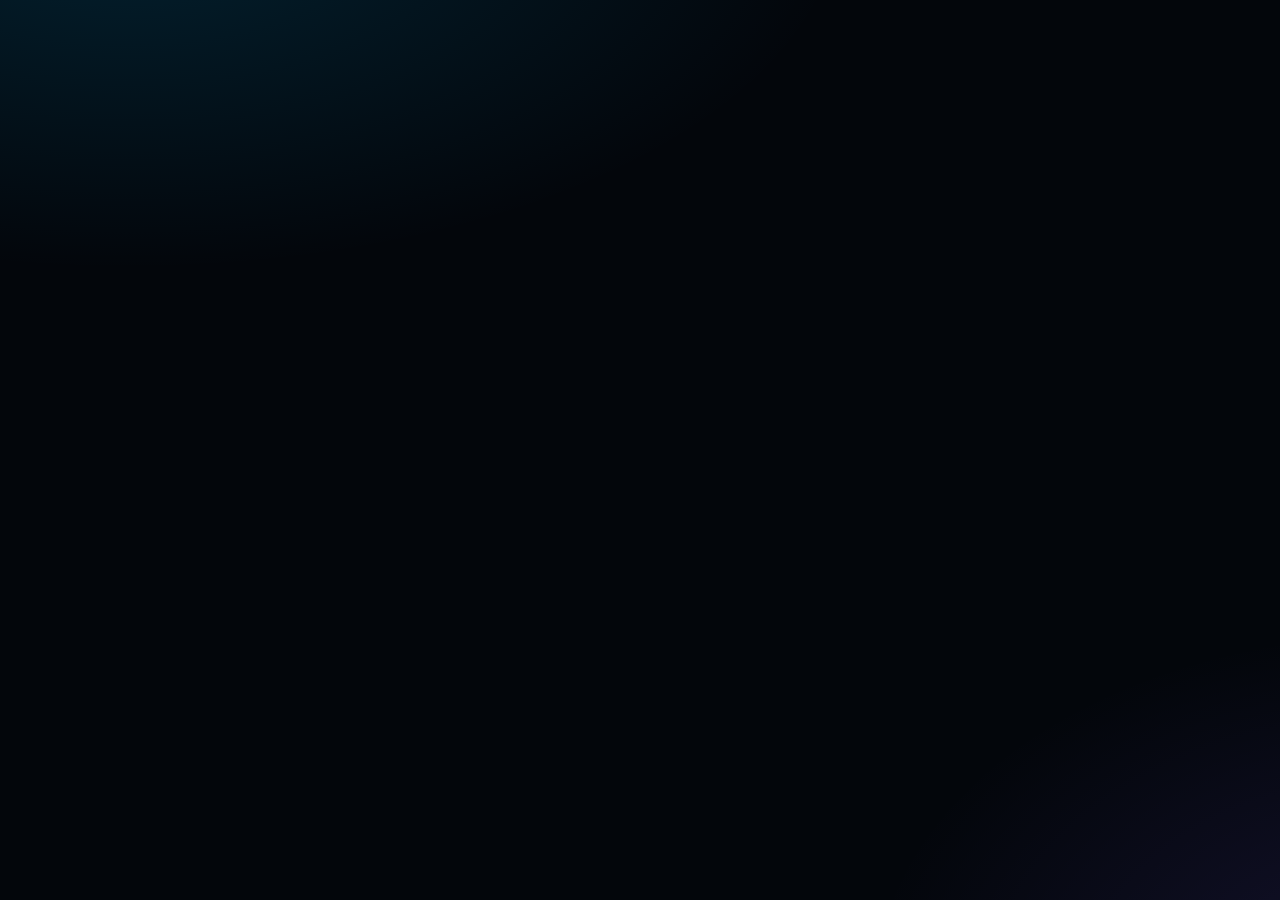
<file: tools-site/index.html>
<!doctype html>
<html lang="en">
<head>
<meta charset="utf-8">
<meta name="viewport" content="width=device-width,initial-scale=1,viewport-fit=cover">
<title>Assistaa Tools</title>
<meta name="robots" content="noindex">
<meta name="theme-color" content="#03060b">
<link rel="icon" href="mark.svg">
<link rel="preconnect" href="https://fonts.googleapis.com"><link rel="preconnect" href="https://fonts.gstatic.com" crossorigin>
<link href="https://fonts.googleapis.com/css2?family=Inter:wght@400;500;600;700&family=Space+Grotesk:wght@500;600;700&display=swap" rel="stylesheet">
<style>
:root{--bg:#03060b;--card:rgba(255,255,255,.045);--card2:rgba(255,255,255,.075);--line:rgba(140,210,255,.13);--line2:rgba(140,210,255,.26);--text:#eaf6ff;--muted:#8aa3b8;--dim:#5b7184;--blue:#00aeef;--blue2:#38c6ff;--violet:#7c5cff;--green:#22d3a6;--amber:#ffb547;--red:#ff5a7a;color-scheme:dark}
*{box-sizing:border-box}html,body{margin:0;background:var(--bg);color:var(--text);font:15px/1.5 Inter,system-ui,-apple-system,Segoe UI,Roboto,sans-serif;-webkit-font-smoothing:antialiased}
body{min-height:100vh;background:radial-gradient(1200px 600px at 10% -10%,rgba(0,174,239,.16),transparent 60%),radial-gradient(900px 600px at 110% 110%,rgba(124,92,255,.14),transparent 60%),var(--bg)}
h1,h2,h3{font-family:'Space Grotesk',Inter,sans-serif;letter-spacing:-.02em;margin:0}h1{font-size:26px}h2{font-size:20px}h3{font-size:16px}
a{color:var(--blue2)}button{font:inherit;color:inherit;cursor:pointer;border:0;background:none}[hidden]{display:none!important}
input,textarea,select{font:inherit;color:var(--text);width:100%;padding:11px 13px;border-radius:12px;background:rgba(0,0,0,.35);border:1px solid var(--line);outline:none}
input:focus,textarea:focus,select:focus{border-color:var(--blue);box-shadow:0 0 0 3px rgba(0,174,239,.15)}textarea{resize:vertical}select option{background:#0b1320}
label.l{display:block;font-size:12px;color:var(--muted);margin:12px 0 6px}
.wrap{max-width:1100px;margin:0 auto;padding:0 16px 80px}
.top{position:sticky;top:0;z-index:20;background:rgba(3,6,11,.82);backdrop-filter:blur(14px);border-bottom:1px solid var(--line)}
.top .in{max-width:1100px;margin:0 auto;padding:10px 16px;display:flex;align-items:center;gap:14px}
.brand{display:flex;align-items:center;gap:9px;font:700 17px 'Space Grotesk';white-space:nowrap}.brand img{width:28px;height:28px}
nav.tabs{display:flex;gap:4px;overflow-x:auto;scrollbar-width:none;flex:1}nav.tabs::-webkit-scrollbar{display:none}
nav.tabs a{padding:8px 12px;border-radius:10px;color:var(--muted);text-decoration:none;font-weight:500;font-size:14px;white-space:nowrap}
nav.tabs a.on,nav.tabs a:hover{color:var(--text);background:var(--card2)}
.who{font-size:13px;color:var(--muted);white-space:nowrap;cursor:pointer}
.card{background:var(--card);border:1px solid var(--line);border-radius:18px;padding:18px;margin:14px 0}
.btn{display:inline-flex;align-items:center;justify-content:center;gap:8px;height:42px;padding:0 18px;border-radius:12px;font-weight:600;background:linear-gradient(135deg,#00aeef,#7c5cff);color:#fff;box-shadow:0 8px 30px -10px rgba(0,174,239,.7)}
.btn.ghost{background:var(--card2);box-shadow:inset 0 0 0 1px var(--line2)}.btn.green{background:linear-gradient(135deg,#22d3a6,#0ea5a0)}.btn.red{background:rgba(255,90,122,.14);color:var(--red);box-shadow:inset 0 0 0 1px rgba(255,90,122,.4)}
.btn.sm{height:34px;padding:0 12px;font-size:13px;border-radius:10px}.btn[disabled]{opacity:.5;pointer-events:none}
.row{display:flex;gap:10px;align-items:center;flex-wrap:wrap}.sp{flex:1}.muted{color:var(--muted)}.small{font-size:13px}.tiny{font-size:12px}
.grid3{display:grid;grid-template-columns:repeat(3,minmax(0,1fr));gap:10px}
.kpi{padding:12px;border-radius:14px;background:var(--card2);border:1px solid var(--line);text-align:center}.kpi b{display:block;font:700 18px 'Space Grotesk'}.kpi span{font-size:12px;color:var(--muted)}
.pill{display:inline-flex;align-items:center;gap:5px;padding:2px 9px;border-radius:99px;font-size:12px;font-weight:600;border:1px solid var(--line);color:var(--muted);background:var(--card2)}
.pill.g{color:var(--green);border-color:rgba(34,211,166,.4)}.pill.a{color:var(--amber);border-color:rgba(255,181,71,.4)}.pill.r{color:var(--red);border-color:rgba(255,90,122,.4)}.pill.b{color:var(--blue2);border-color:rgba(0,174,239,.4)}
.err{color:var(--red);font-size:13px;min-height:18px;margin:8px 0}.ok{color:var(--green)}
.list .it{display:flex;gap:12px;align-items:center;padding:12px 0;border-bottom:1px solid var(--line)}.list .it:last-child{border-bottom:0}
.dot{width:10px;height:10px;border-radius:50%;background:var(--dim);flex:none}.dot.ok{background:var(--green);box-shadow:0 0 8px var(--green)}.dot.bad{background:var(--red)}.dot.run{background:var(--amber);animation:pulse 1s infinite alternate}
@keyframes pulse{to{opacity:.35}}
.products{display:grid;grid-template-columns:repeat(auto-fill,minmax(250px,1fr));gap:14px}
.pc{background:var(--card);border:1px solid var(--line);border-radius:16px;overflow:hidden;display:flex;flex-direction:column}
.pc .img{aspect-ratio:1;background:#0b1320 center/cover no-repeat;position:relative}.pc .img .badge{position:absolute;top:8px;left:8px}
.pc .bd{padding:12px;display:flex;flex-direction:column;gap:6px;flex:1}.pc .t{font-weight:600;line-height:1.3}
.pc .acts{display:flex;gap:6px;flex-wrap:wrap;margin-top:auto;padding-top:6px}
.flags{font-size:12px;color:var(--amber);margin:4px 0 0;padding-left:16px}.flags li{margin:2px 0}
.modal{position:fixed;inset:0;z-index:50;background:rgba(0,0,0,.6);backdrop-filter:blur(4px);display:flex;justify-content:flex-end}
.drawer{width:min(760px,100%);height:100%;overflow:auto;background:#060b13;border-left:1px solid var(--line2);padding:18px 18px 90px}
.drawer .bar{position:sticky;top:-18px;margin:-18px -18px 12px;padding:14px 18px;background:rgba(6,11,19,.95);border-bottom:1px solid var(--line);display:flex;gap:10px;align-items:center;z-index:2}
.imgs{display:grid;grid-template-columns:repeat(auto-fill,minmax(90px,1fr));gap:8px}.imgs .im{position:relative;aspect-ratio:1;border-radius:10px;background:#0b1320 center/cover;border:2px solid transparent}
.imgs .im.off{opacity:.25}.imgs .im.first{border-color:var(--blue)}.imgs .im button{position:absolute;bottom:4px;padding:2px 6px;border-radius:7px;background:rgba(0,0,0,.7);font-size:11px}.imgs .im .x{right:4px}.imgs .im .f{left:4px}
table.v{width:100%;border-collapse:collapse;font-size:13px}table.v th{color:var(--muted);font-weight:500;text-align:left;padding:6px 4px}table.v td{padding:4px}table.v input{padding:7px 8px;border-radius:8px}
.prev{background:#fff;color:#111;border-radius:12px;padding:16px;max-height:520px;overflow:auto;font:15px/1.6 Georgia,serif}.prev img{max-width:100%;height:auto}
.seg{display:inline-flex;background:var(--card2);border-radius:10px;padding:3px;gap:3px}.seg button{padding:6px 12px;border-radius:8px;font-size:13px;color:var(--muted)}.seg button.on{background:var(--blue);color:#fff}
.cats{max-height:220px;overflow:auto;border:1px solid var(--line);border-radius:10px;margin-top:6px}.cats button{display:block;width:100%;text-align:left;padding:8px 10px;font-size:13px;border-bottom:1px solid var(--line)}.cats button:hover{background:var(--card2)}
.toast{position:fixed;left:50%;bottom:24px;transform:translateX(-50%);z-index:90;background:#0d1626;border:1px solid var(--line2);padding:12px 18px;border-radius:14px;box-shadow:0 10px 40px rgba(0,0,0,.5);max-width:92vw}
.login{max-width:400px;margin:12vh auto 0;padding:0 16px}.login .card{padding:26px}
.spin{width:16px;height:16px;border-radius:50%;border:2px solid rgba(255,255,255,.3);border-top-color:#fff;animation:sp .7s linear infinite}@keyframes sp{to{transform:rotate(360deg)}}
.code{font-family:ui-monospace,Menlo,monospace;font-size:12.5px;background:rgba(0,0,0,.4);border:1px solid var(--line);border-radius:10px;padding:9px 11px;word-break:break-all}
ol.steps{padding-left:20px;margin:8px 0}ol.steps li{margin:6px 0;color:var(--muted)}ol.steps b{color:var(--text)}
@media (max-width:640px){.grid3{grid-template-columns:1fr 1fr 1fr}.who span{display:none}h1{font-size:22px}}
</style>
</head>
<body>
<div id="root"></div>
<script type="module">
import { createClient } from 'https://esm.sh/@supabase/supabase-js@2.49.4';

const SUPA = 'https://zciuchdximmzwiisdkqu.supabase.co';
const KEY = 'sb_publishable_WMggW823F5JaQWI5tZUn3A_2RCcqKcA';
const API = `${SUPA}/functions/v1/tools-api?forceFunctionRegion=ap-southeast-1`;
const CALLBACK = `${SUPA}/functions/v1/tools-api/shopify/callback`;
const sb = createClient(SUPA, KEY, { auth: { persistSession: true, storageKey: 'assistaa-tools' } });

const $ = (q, r = document) => r.querySelector(q), $$ = (q, r = document) => [...r.querySelectorAll(q)];
const esc = (s) => String(s ?? '').replace(/[&<>"']/g, (c) => ({ '&': '&amp;', '<': '&lt;', '>': '&gt;', '"': '&quot;', "'": '&#39;' }[c]));
const root = $('#root');
let ME = null, STORES = [];

async function api(action, body = {}) {
  const { data: { session } } = await sb.auth.getSession();
  if (!session) { renderLogin(); throw new Error('Please log in.'); }
  const r = await fetch(API, { method: 'POST', headers: { 'content-type': 'application/json', authorization: `Bearer ${session.access_token}`, apikey: KEY }, body: JSON.stringify({ action, ...body }) });
  if (!r.ok) throw new Error('Network problem. Try again.');
  const j = await r.json();
  if (!j.ok) throw new Error(j.error || 'Something went wrong.');
  return j.data;
}
function toast(msg, bad) {
  const t = document.createElement('div'); t.className = 'toast'; t.innerHTML = `<span class="${bad ? '' : 'ok'}" style="${bad ? 'color:var(--red)' : ''}">${esc(msg)}</span>`;
  document.body.appendChild(t); setTimeout(() => t.remove(), 3800);
}
async function busy(btn, fn) {
  const h = btn.innerHTML; btn.disabled = true; btn.innerHTML = '<span class="spin"></span>';
  try { return await fn(); } finally { btn.disabled = false; btn.innerHTML = h; }
}
function download(name, text) {
  const u = URL.createObjectURL(new Blob([text], { type: 'text/csv;charset=utf-8' }));
  const a = document.createElement('a'); a.href = u; a.download = name; document.body.appendChild(a); a.click(); setTimeout(() => { URL.revokeObjectURL(u); a.remove(); }, 3000);
}
const copy = (t) => navigator.clipboard.writeText(t).then(() => toast('Copied'), () => toast('Select the text and copy it', true));
const priceRange = (p, cur) => { const xs = (p.variants || []).map((v) => v.price); if (!xs.length) return ''; const lo = Math.min(...xs), hi = Math.max(...xs); return `${cur} ${lo.toFixed(2)}${hi > lo ? '–' + hi.toFixed(2) : ''}`; };

/* ---------- login ---------- */
function renderLogin(msg = '') {
  root.innerHTML = `<div class="login"><div style="text-align:center;margin-bottom:18px"><img src="mark.svg" width="54" alt=""><h1 style="margin-top:10px">Assistaa Tools</h1><div class="muted small">Product listings, straight into your stores</div></div>
    <form class="card" id="lf"><label class="l">Email</label><input id="le" type="email" autocomplete="username" required>
    <label class="l">Password</label><input id="lp" type="password" autocomplete="current-password" required>
    <div class="err" id="lerr">${esc(msg)}</div><button class="btn" style="width:100%">Log in</button>
    <div class="muted tiny" style="margin-top:12px;text-align:center">No login or forgot your password? Ask Atiq.</div></form></div>`;
  $('#lf').onsubmit = async (e) => {
    e.preventDefault();
    const b = $('#lf button');
    await busy(b, async () => {
      const { error } = await sb.auth.signInWithPassword({ email: $('#le').value.trim(), password: $('#lp').value });
      if (error) { $('#lerr').textContent = error.message === 'Invalid login credentials' ? 'Wrong email or password.' : error.message; return; }
      await boot();
    });
  };
}

/* ---------- shell ---------- */
const TABS = () => [['new', 'New batch'], ['batches', 'Batches'], ...(ME.role === 'owner' ? [['stores', 'Stores'], ['team', 'Team']] : []), ['log', 'Activity']];
function shell(active, html) {
  root.innerHTML = `<div class="top"><div class="in"><div class="brand"><img src="mark.svg" alt="">Assistaa Tools</div>
    <nav class="tabs">${TABS().map(([k, l]) => `<a href="#${k}" class="${k === active ? 'on' : ''}">${l}</a>`).join('')}</nav>
    <div class="who" id="acct" title="Account">${esc(ME.name)} <span class="muted">▾</span></div></div></div><div class="wrap" id="page">${html}</div>`;
  $('#acct').onclick = accountMenu;
}
function accountMenu() {
  modal(`<h2>${esc(ME.name)}</h2><div class="muted small">${esc(ME.email)} · ${ME.role === 'owner' ? 'Owner' : 'Member'}</div>
    <div class="card"><h3>Change password</h3><label class="l">New password (8+ characters)</label><input id="np" type="password" autocomplete="new-password"><div class="err" id="nperr"></div><button class="btn" id="npb">Save password</button></div>
    <button class="btn ghost" id="lo">Log out</button>`, (m) => {
    $('#npb', m).onclick = () => busy($('#npb', m), async () => {
      const p = $('#np', m).value; if (p.length < 8) { $('#nperr', m).textContent = 'At least 8 characters.'; return; }
      const { error } = await sb.auth.updateUser({ password: p }); if (error) { $('#nperr', m).textContent = error.message; return; }
      toast('Password changed'); closeModal();
    });
    $('#lo', m).onclick = async () => { await sb.auth.signOut(); closeModal(); renderLogin(); };
  });
}
function modal(html, onMount) {
  closeModal();
  const m = document.createElement('div'); m.className = 'modal'; m.id = 'modal';
  m.innerHTML = `<div class="drawer">${html}</div>`;
  m.onclick = (e) => { if (e.target === m) closeModal(); };
  document.body.appendChild(m); document.body.style.overflow = 'hidden';
  if (onMount) onMount(m);
}
function closeModal() { const m = $('#modal'); if (m) m.remove(); document.body.style.overflow = ''; }

/* ---------- new batch ---------- */
function pageNew() {
  const last = localStorage.getItem('at-store') || '';
  shell('new', `<div class="card"><h1>New batch</h1><div class="muted small" style="margin-top:4px">Paste competitor product links, pick the store, check the preview, then upload to the store as drafts.</div>
    <label class="l">Competitor product links (one per line)</label><textarea id="nl" rows="8" placeholder="https://competitor.com/products/linen-midi-dress" style="font-family:ui-monospace,monospace;font-size:13px"></textarea>
    <div class="muted tiny" id="nc" style="text-align:right;margin-top:4px">0 links</div>
    <label class="l">Store</label><select id="ns"><option value="">Choose a store</option>${STORES.map((s) => `<option value="${esc(s.name)}"${s.name === last ? ' selected' : ''}>${esc(s.name)} — ${esc(s.language)} / ${esc(s.currency)}${s.connected ? ' · connected' : ''}</option>`).join('')}</select>
    <div class="grid3" style="margin-top:10px"><div class="kpi"><b id="kv">—</b><span>Vendor</span></div><div class="kpi"><b id="kl">—</b><span>Language</span></div><div class="kpi"><b id="kc">—</b><span>Currency</span></div></div>
    <div class="small" id="kconn" style="margin-top:8px"></div>
    <label class="l">Instructions (optional)</label><input id="nn" maxlength="1000" placeholder="e.g. skip sold-out sizes, softer tone">
    <div class="err" id="nerr"></div><button class="btn" id="ngo">Generate preview</button></div>`);
  const links = () => [...new Set($('#nl').value.split(/\s+/).map((x) => x.trim()).filter(Boolean))];
  $('#nl').oninput = () => { const n = links().length; $('#nc').textContent = `${n} link${n === 1 ? '' : 's'}`; $('#nerr').textContent = ''; };
  const pick = () => {
    const s = STORES.find((x) => x.name === $('#ns').value);
    $('#kv').textContent = s ? s.name : '—'; $('#kl').textContent = s ? s.language : '—'; $('#kc').textContent = s ? s.currency : '—';
    $('#kconn').innerHTML = !s ? '' : s.connected ? '<span class="pill g">● Connected — you can upload straight to this store</span>' : '<span class="pill a">Not connected yet — you can still preview and download the CSV</span>';
    if (s) localStorage.setItem('at-store', s.name);
  };
  $('#ns').onchange = pick; pick();
  $('#ngo').onclick = () => {
    const L = links(), st = $('#ns').value, bad = L.find((x) => !/^https?:\/\/[^\s.]+\.[^\s]+/i.test(x));
    const err = !L.length ? 'Paste at least one product link.' : bad ? 'Not a valid link: ' + bad.slice(0, 60) : L.length > 30 ? 'Up to 30 links per batch.' : !st ? 'Choose a store.' : '';
    if (err) { $('#nerr').textContent = err; return; }
    busy($('#ngo'), async () => { const b = await api('start', { store: st, links: L.join('\n'), notes: $('#nn').value.trim() }); location.hash = `b/${b.id}`; })
      .catch((e) => { $('#nerr').textContent = e.message; });
  };
}

/* ---------- batches ---------- */
async function pageBatches() {
  shell('batches', `<div class="card"><h1>Batches</h1><div class="list" id="bl" style="margin-top:8px"><div class="muted">Loading…</div></div></div>`);
  try {
    const d = await api('list');
    $('#bl').innerHTML = d.batches.map((b) => `<a class="it" href="#b/${b.id}" style="text-decoration:none;color:inherit"><span class="dot ${b.status === 'done' ? 'ok' : 'run'}"></span>
      <div style="flex:1;min-width:0"><b>${esc(b.store)}</b> <span class="muted small">· ${b.status === 'done' ? `${b.products} product${b.products === 1 ? '' : 's'}` : 'not finished'}${b.uploaded ? ` · ${b.uploaded} in store` : ''}</span><div class="muted tiny">${esc(b.time)} · ${b.links} link${b.links === 1 ? '' : 's'} · ${esc(b.who)}</div></div><span class="muted">›</span></a>`).join('') || '<div class="muted">No batches yet.</div>';
  } catch (e) { $('#bl').innerHTML = `<div class="err">${esc(e.message)}</div>`; }
}

/* ---------- one batch: run, preview, edit, upload ---------- */
let RUN = null;
async function pageBatch(id) {
  shell('batches', `<div id="bh" class="card"><div class="muted">Loading…</div></div><div id="bp"></div>`);
  let B;
  try { B = await api('get', { id }); } catch (e) { $('#bh').innerHTML = `<div class="err">${esc(e.message)}</div>`; return; }
  const store = STORES.find((s) => s.name === B.store) || {};
  const draw = () => {
    if (location.hash !== `#b/${id}`) return;
    const done = B.items.filter((x) => x.status === 'done'), failed = B.items.filter((x) => x.status === 'failed');
    const waiting = B.items.filter((x) => x.status === 'pending' || x.status === 'working');
    const uploaded = done.filter((x) => x.product_id), toUpload = done.filter((x) => !x.product_id);
    $('#bh').innerHTML = `<div class="row"><div><h1>${esc(B.store)}</h1><div class="muted small">${esc(B.language)} / ${esc(B.currency)} · ${esc(B.time)} · batch ${B.id}</div></div><div class="sp"></div>
        ${store.connected ? '<span class="pill g">● Store connected</span>' : '<span class="pill a">Store not connected</span>'}</div>
      <div class="grid3" style="margin-top:14px"><div class="kpi"><b>${done.length}</b><span>Ready</span></div><div class="kpi"><b>${uploaded.length}</b><span>In store</span></div><div class="kpi"><b>${failed.length}</b><span>Failed links</span></div></div>
      ${waiting.length || RUN === id ? `<div class="small" style="margin-top:12px"><span class="spin" style="display:inline-block;vertical-align:-3px"></span> Reading and writing ${B.items.length - waiting.length} of ${B.items.length}… about 30–60 s per link, 3 at a time. Keep this page open.</div>` : ''}
      <div class="row" style="margin-top:14px">
        ${!waiting.length && done.length ? `<button class="btn ghost sm" id="dl">Download CSV</button>` : ''}
        ${failed.length && !waiting.length ? `<button class="btn ghost sm" id="rt">Retry ${failed.length} failed link${failed.length === 1 ? '' : 's'}</button>` : ''}
        ${!waiting.length && waiting.length === 0 && B.items.some((x) => x.status === 'pending') ? `<button class="btn ghost sm" id="rs">Continue</button>` : ''}
        <div class="sp"></div>
        ${!waiting.length && toUpload.length ? (store.connected ? `<button class="btn green" id="up">Upload ${toUpload.length} to ${esc(B.store)}</button>` : `<span class="muted small">Connect ${esc(B.store)} under Stores to upload directly.</span>`) : ''}
      </div>
      ${failed.length ? `<div class="list" style="margin-top:10px">${failed.map((x) => `<div class="it"><span class="dot bad"></span><div style="flex:1;min-width:0"><div class="small" style="word-break:break-all">${esc(x.url)}</div><div class="tiny" style="color:var(--red)">${esc(x.error)}</div></div></div>`).join('')}</div>` : ''}`;
    $('#bp').innerHTML = `<div class="products">${B.items.filter((x) => x.status !== 'failed').map(cardHtml).join('')}</div>`;
    const dl = $('#dl'); if (dl) dl.onclick = () => busy(dl, async () => { const f = await api('finish', { id }); download(f.filename, f.csv); });
    const rt = $('#rt'); if (rt) rt.onclick = () => run(failed.map((x) => x.pos));
    const rs = $('#rs'); if (rs) rs.onclick = () => run(B.items.filter((x) => x.status === 'pending').map((x) => x.pos));
    const up = $('#up'); if (up) up.onclick = () => uploadAll(toUpload);
    $$('[data-edit]').forEach((b) => b.onclick = () => editor(B, B.items.find((x) => x.pos === +b.dataset.edit), (out) => { B.items.find((x) => x.pos === +b.dataset.edit).output = out; draw(); }));
    $$('[data-up]').forEach((b) => b.onclick = () => uploadAll([B.items.find((x) => x.pos === +b.dataset.up)]));
    $$('[data-del]').forEach((b) => b.onclick = () => delProduct(B.items.find((x) => x.pos === +b.dataset.del), b));
  };
  const cardHtml = (x) => {
    const p = x.output;
    if (x.status !== 'done' || !p) return `<div class="pc"><div class="img" style="display:grid;place-items:center"><span class="dot ${x.status === 'working' ? 'run' : ''}" style="width:14px;height:14px"></span></div><div class="bd"><div class="small muted" style="word-break:break-all">${esc(x.url.replace(/^https?:\/\/(www\.)?/, ''))}</div><div class="tiny muted">${x.status === 'working' ? 'Reading and writing…' : 'Waiting'}</div></div></div>`;
    const flags = p.flags || [];
    return `<div class="pc"><div class="img" style="background-image:url('${esc(p.images?.[0] || '')}')"><span class="badge">${x.product_id ? '<span class="pill g">In store · draft</span>' : x.upload_error ? '<span class="pill r">Upload failed</span>' : flags.length ? `<span class="pill a">${flags.length} to check</span>` : '<span class="pill b">Ready</span>'}</span></div>
      <div class="bd"><div class="t">${esc(p.title)}</div><div class="small muted">${esc(priceRange(p, B.currency))} · ${p.variants.length} variant${p.variants.length === 1 ? '' : 's'} · ${p.images.length} image${p.images.length === 1 ? '' : 's'}</div>
      <div class="tiny muted">${esc(p.category?.path || 'Category needs review')}</div>
      ${flags.length ? `<ul class="flags">${flags.map((f) => `<li>${esc(f)}</li>`).join('')}</ul>` : ''}
      ${x.upload_error ? `<div class="tiny" style="color:var(--red)">${esc(x.upload_error)}</div>` : ''}
      <div class="acts">${x.product_id ? `<a class="btn ghost sm" target="_blank" rel="noopener" href="https://${esc(store.shop)}/admin/products/${esc(x.product_id)}">Open in Shopify</a>${ME.role === 'owner' ? `<button class="btn red sm" data-del="${x.pos}">Delete from store</button>` : ''}`
        : `<button class="btn ghost sm" data-edit="${x.pos}">Preview &amp; edit</button>${store.connected ? `<button class="btn sm" data-up="${x.pos}">Upload</button>` : ''}`}
        <a class="btn ghost sm" target="_blank" rel="noopener" href="${esc(x.url)}">Source</a></div></div></div>`;
  };
  async function run(positions) {
    RUN = id; positions.forEach((pos) => { const it = B.items.find((x) => x.pos === pos); it.status = 'pending'; }); draw();
    let i = 0;
    const worker = async () => {
      while (i < positions.length) {
        const pos = positions[i++], it = B.items.find((x) => x.pos === pos); it.status = 'working'; draw();
        try {
          const r = await api('item', { id, pos }); Object.assign(it, r);
          if (r.status === 'done') { const g = await api('get', { id }); const f = g.items.find((x) => x.pos === pos); if (f) it.output = f.output; }
        } catch (e) { it.status = 'failed'; it.error = e.message; }
        draw();
      }
    };
    await Promise.all([worker(), worker(), worker()]);
    RUN = null;
    try { await api('finish', { id }); } catch (_) {}
    B = await api('get', { id }); draw();
    toast(`Preview ready: ${B.items.filter((x) => x.status === 'done').length} products`);
  }
  async function uploadAll(items) {
    const n = items.length;
    if (!confirm(`Upload ${n} product${n === 1 ? '' : 's'} to ${B.store} as Draft?`)) return;
    let ok = 0, bad = 0, i = 0;
    const btn = $('#up'); if (btn) { btn.disabled = true; btn.innerHTML = `<span class="spin"></span> Uploading 0 of ${n}`; }
    const worker = async () => {
      while (i < items.length) {
        const it = items[i++];
        try { const r = await api('upload', { id, pos: it.pos }); if (r.error) { it.upload_error = r.error; bad++; } else { it.product_id = r.product_id; it.upload_error = ''; ok++; } }
        catch (e) { it.upload_error = e.message; bad++; }
        const b = $('#up'); if (b) b.innerHTML = `<span class="spin"></span> Uploading ${ok + bad} of ${n}`;
      }
    };
    await Promise.all([worker(), worker()]);
    toast(bad ? `${ok} uploaded, ${bad} failed` : `${ok} product${ok === 1 ? '' : 's'} uploaded to ${B.store} as drafts`, !!bad);
    B = await api('get', { id }); draw();
  }
  async function delProduct(it, btn) {
    if (!confirm(`Delete "${it.output.title}" from ${B.store}? This removes the product from the store and can't be undone.`)) return;
    await busy(btn, async () => { await api('deleteProduct', { id, pos: it.pos }); toast('Deleted from the store'); B = await api('get', { id }); draw(); }).catch((e) => toast(e.message, true));
  }
  draw();
  const pending = B.items.filter((x) => x.status === 'pending').map((x) => x.pos);
  if (pending.length && B.status !== 'done' && RUN !== id) run(pending);
}

/* ---------- product editor ---------- */
function editor(B, it, onSaved) {
  const p = JSON.parse(JSON.stringify(it.output));
  const allImgs = [...p.images];
  let imgs = [...p.images], remove = new Set(), view = 'preview';
  modal(`<div class="bar"><h2 style="flex:1">Preview &amp; edit</h2><button class="btn ghost sm" id="ec">Close</button><button class="btn sm" id="es">Save</button></div>
    <div class="err" id="eerr"></div>
    <label class="l">Title <span class="muted">(Unique name | Descriptive name)</span></label><input id="et" value="${esc(p.title)}">
    <label class="l">Images <span class="muted">(blue = main image; tap ✕ to leave one out)</span></label><div class="imgs" id="ei"></div>
    <div class="row" style="margin:14px 0 6px"><label class="l" style="margin:0">Description</label><div class="sp"></div><div class="seg"><button data-v="preview" class="on">Preview</button><button data-v="html">HTML</button></div></div>
    <div class="prev" id="epv"></div><textarea id="eh" rows="16" hidden style="font-family:ui-monospace,monospace;font-size:12.5px">${esc(p.html)}</textarea>
    <label class="l">Variants (${esc(B.currency)})</label><div style="overflow-x:auto"><table class="v"><thead><tr>${p.options.map((o, k) => `<th><input data-on="${k}" value="${esc(o)}" style="font-weight:600"></th>`).join('') || '<th>Variant</th>'}<th>Price</th><th>Compare-at</th><th>Leave out</th></tr></thead>
      <tbody>${p.variants.map((v, i) => `<tr>${(p.options.length ? v.options : ['Default']).map((o, k) => `<td><input data-ov="${i}:${k}" value="${esc(o)}"${p.options.length ? '' : ' disabled'}></td>`).join('')}
        <td><input data-pr="${i}" type="number" step="0.01" min="0" value="${v.price}"></td><td><input data-cp="${i}" type="number" step="0.01" min="0" value="${v.compare_at ?? ''}"></td><td style="text-align:center"><input type="checkbox" data-rm="${i}" style="width:auto"></td></tr>`).join('')}</tbody></table></div>
    <label class="l">Tags (comma separated)</label><input id="etg" value="${esc((p.tags || []).join(', '))}">
    <label class="l">Shopify category</label><div class="small" id="ecat">${esc(p.category?.path || 'None — choose one')}</div><input id="ecq" placeholder="Search categories, e.g. dresses, wreaths" style="margin-top:6px"><div class="cats" id="ecl" hidden></div>
    <label class="l">SEO title <span class="muted" id="cst"></span></label><input id="est" maxlength="70" value="${esc(p.seo_title)}">
    <label class="l">SEO description <span class="muted" id="csd"></span></label><textarea id="esd" rows="3" maxlength="320">${esc(p.seo_description)}</textarea>
    <label class="l">URL handle</label><input id="ehd" value="${esc(p.handle)}">
    ${(p.missing || []).length ? `<div class="card small"><b>Not in the source:</b> <span class="muted">${p.missing.map(esc).join(', ')}</span></div>` : ''}
    <div class="muted tiny" style="margin-top:12px">Price note: ${esc(p.price_note || '')}</div>`, (m) => {
    let cat = p.category;
    const drawImgs = () => {
      $('#ei', m).innerHTML = allImgs.map((u) => `<div class="im ${remove.has(u) ? 'off' : ''} ${imgs[0] === u ? 'first' : ''}" style="background-image:url('${esc(u)}')">${imgs[0] !== u && !remove.has(u) ? `<button class="f" data-first="${esc(u)}">Main</button>` : ''}<button class="x" data-x="${esc(u)}">${remove.has(u) ? '↺' : '✕'}</button></div>`).join('');
      $$('[data-x]', m).forEach((b) => b.onclick = () => { const u = b.dataset.x; remove.has(u) ? remove.delete(u) : remove.add(u); imgs = allImgs.filter((x) => !remove.has(x)).sort((a, c) => (a === imgs[0] ? -1 : c === imgs[0] ? 1 : 0)); drawImgs(); });
      $$('[data-first]', m).forEach((b) => b.onclick = () => { const u = b.dataset.first; imgs = [u, ...imgs.filter((x) => x !== u)]; drawImgs(); });
    };
    const drawPrev = () => { $('#epv', m).innerHTML = $('#eh', m).value.replace(/<script[\s\S]*?<\/script>/gi, '').replace(/ on\w+="[^"]*"/gi, ''); };
    const counts = () => { $('#cst', m).textContent = `${$('#est', m).value.length}/70`; $('#csd', m).textContent = `${$('#esd', m).value.length}/160`; };
    drawImgs(); drawPrev(); counts();
    $('#est', m).oninput = counts; $('#esd', m).oninput = counts; $('#eh', m).oninput = drawPrev;
    $$('.seg button', m).forEach((b) => b.onclick = () => { view = b.dataset.v; $$('.seg button', m).forEach((x) => x.classList.toggle('on', x === b)); $('#epv', m).hidden = view !== 'preview'; $('#eh', m).hidden = view !== 'html'; drawPrev(); });
    let ct;
    $('#ecq', m).oninput = () => {
      clearTimeout(ct); const q = $('#ecq', m).value.trim();
      if (q.length < 2) { $('#ecl', m).hidden = true; return; }
      ct = setTimeout(async () => {
        const r = await api('categories', { q }).catch(() => []);
        $('#ecl', m).hidden = false;
        $('#ecl', m).innerHTML = r.map((c) => `<button data-cat="${esc(c.id)}" data-path="${esc(c.path)}">${esc(c.path)}</button>`).join('') || '<div class="muted small" style="padding:8px">No match</div>';
        $$('[data-cat]', m).forEach((b) => b.onclick = () => { cat = { id: b.dataset.cat, path: b.dataset.path }; $('#ecat', m).textContent = cat.path; $('#ecl', m).hidden = true; $('#ecq', m).value = ''; });
      }, 250);
    };
    $('#ec', m).onclick = closeModal;
    $('#es', m).onclick = () => busy($('#es', m), async () => {
      const patch = {
        title: $('#et', m).value, html: $('#eh', m).value, tags: $('#etg', m).value, seo_title: $('#est', m).value, seo_description: $('#esd', m).value, handle: $('#ehd', m).value,
        category: cat ? cat.id : '', images: imgs,
        options: p.options.map((o, k) => $(`[data-on="${k}"]`, m).value),
        variants: p.variants.map((v, i) => ({ price: $(`[data-pr="${i}"]`, m).value, compare_at: $(`[data-cp="${i}"]`, m).value, options: p.options.length ? p.options.map((_, k) => $(`[data-ov="${i}:${k}"]`, m).value) : undefined })),
        remove_variants: $$('[data-rm]', m).filter((c) => c.checked).map((c) => +c.dataset.rm),
      };
      const r = await api('save', { id: B.id, pos: it.pos, patch });
      toast('Saved'); closeModal(); onSaved(r.output);
    }).catch((e) => { $('#eerr', m).textContent = e.message; m.querySelector('.drawer').scrollTop = 0; });
  });
}

/* ---------- stores (owner) ---------- */
async function pageStores() {
  shell('stores', `<div class="card"><h1>Stores</h1><div class="muted small" style="margin-top:4px">Each store needs its own small Shopify app ("Assistaa Products") so uploads go straight in as drafts. Set it up once per store.</div><div class="list" id="sl" style="margin-top:8px"></div></div>`);
  const draw = () => {
    $('#sl').innerHTML = STORES.map((s) => `<div class="it"><span class="dot ${s.connected ? 'ok' : s.pending ? 'run' : ''}"></span><div style="flex:1;min-width:0"><b>${esc(s.name)}</b> <span class="muted small">${esc(s.language)} / ${esc(s.currency)}</span>
      <div class="tiny muted">${s.connected ? `Connected · ${esc(s.shop)}` : s.pending ? `Waiting for the store owner to install · ${esc(s.shop)}` : 'Not connected'}</div></div>
      <button class="btn ${s.connected ? 'ghost' : ''} sm" data-st="${esc(s.name)}">${s.connected ? 'Manage' : s.pending ? 'Install link' : 'Connect'}</button></div>`).join('');
    $$('[data-st]').forEach((b) => b.onclick = () => connect(STORES.find((s) => s.name === b.dataset.st)));
  };
  const connect = (s) => modal(`<div class="bar"><h2 style="flex:1">Connect ${esc(s.name)}</h2><button class="btn ghost sm" id="cc">Close</button></div>
    <div class="card small"><b>One-time setup in Shopify</b> (in your Partner account's Dev Dashboard, dev.shopify.com):
    <ol class="steps"><li>Create an app named <b>Assistaa Products – ${esc(s.name)}</b>.</li>
    <li>In the version settings, set <b>App URL</b> and <b>Redirect URL</b> to the address below, and the scopes to <b>read_products, write_products, write_files</b>. Release the version.</li>
    <li>Under <b>IP allowlist</b>, allow <b>ASN 16509 (Amazon)</b> and the country <b>Singapore</b> — that's where uploads run from.</li>
    <li>Choose <b>Custom distribution</b> and enter the store's <b>.myshopify.com</b> address.</li>
    <li>Copy the <b>Client ID</b> and <b>Client secret</b> into the form below and save.</li>
    <li>Send the install link to the store owner (or open it yourself if you own the store). One click on <b>Install</b> and the store shows as connected here.</li></ol>
    <label class="l">App URL and Redirect URL</label><div class="code" id="cb">${esc(CALLBACK)}</div><button class="btn ghost sm" style="margin-top:6px" id="cbc">Copy</button></div>
    <label class="l">Store address</label><input id="cs" placeholder="druhnn.myshopify.com" value="${esc(s.shop)}">
    <label class="l">Client ID</label><input id="ci" autocomplete="off">
    <label class="l">Client secret ${s.has_app ? '<span class="muted">(leave empty to keep the saved one)</span>' : ''}</label><input id="cx" type="password" autocomplete="off">
    <div class="err" id="cerr"></div><div class="row"><button class="btn" id="csv">Save and get install link</button>${s.has_app ? '<button class="btn ghost" id="cl">New install link</button>' : ''}${s.connected ? '<button class="btn red" id="cr">Disconnect</button>' : ''}</div>
    <div id="clink"></div>`, (m) => {
    $('#cc', m).onclick = closeModal; $('#cbc', m).onclick = () => copy(CALLBACK);
    const showLink = (link) => { $('#clink', m).innerHTML = `<div class="card small"><b>Install link</b> — send it to the store owner. It works once and expires in 14 days.<div class="code" style="margin-top:8px">${esc(link)}</div><div class="row" style="margin-top:8px"><button class="btn ghost sm" id="lc">Copy link</button><a class="btn ghost sm" href="${esc(link)}" target="_blank" rel="noopener">Open it myself</a></div></div>`; $('#lc', m).onclick = () => copy(link); };
    $('#csv', m).onclick = () => busy($('#csv', m), async () => {
      const r = await api('storeSave', { store: s.name, shop: $('#cs', m).value, client_id: $('#ci', m).value, client_secret: $('#cx', m).value });
      STORES = r.stores; draw(); showLink(r.link); toast('Saved');
    }).catch((e) => { $('#cerr', m).textContent = e.message; });
    const cl = $('#cl', m); if (cl) cl.onclick = () => busy(cl, async () => showLink((await api('storeLink', { store: s.name })).link)).catch((e) => { $('#cerr', m).textContent = e.message; });
    const cr = $('#cr', m); if (cr) cr.onclick = () => { if (confirm(`Disconnect ${s.name}? Uploads stop until it's connected again.`)) busy(cr, async () => { STORES = await api('storeRemove', { store: s.name }); draw(); closeModal(); }); };
  });
  STORES = await api('stores').catch(() => STORES); draw();
}

/* ---------- team (owner) ---------- */
async function pageTeam() {
  shell('team', `<div class="card"><h1>Team logins</h1><div class="muted small" style="margin-top:4px">Everyone gets their own login. Switch one off to remove that person's access without changing anyone else's password.</div><div class="list" id="tl" style="margin-top:8px"></div></div>
    <div class="card"><h3>Add a person (or set a new password)</h3><div class="grid3" style="grid-template-columns:1fr 1fr"><div><label class="l">Name</label><input id="tn"></div><div><label class="l">Email</label><input id="te" type="email"></div></div>
    <div class="grid3" style="grid-template-columns:1fr 1fr"><div><label class="l">Password (8+ characters, share it with them)</label><input id="tp" autocomplete="new-password"></div><div><label class="l">Role</label><select id="tr"><option value="member">Member — generate, edit, upload</option><option value="owner">Owner — also stores, team, delete</option></select></div></div>
    <div class="err" id="terr"></div><button class="btn" id="ta">Save login</button></div>`);
  const draw = (list) => {
    $('#tl').innerHTML = list.map((u) => `<div class="it"><span class="dot ${u.active ? 'ok' : ''}"></span><div style="flex:1;min-width:0"><b>${esc(u.name)}</b> <span class="pill ${u.role === 'owner' ? 'b' : ''}">${u.role}</span><div class="tiny muted">${esc(u.email)} · since ${esc(u.since)}</div></div>
      ${u.email === ME.email ? '' : `<button class="btn ${u.active ? 'red' : 'ghost'} sm" data-tg="${esc(u.id)}" data-a="${u.active ? 0 : 1}">${u.active ? 'Switch off' : 'Switch on'}</button>`}</div>`).join('');
    $$('[data-tg]').forEach((b) => b.onclick = () => busy(b, async () => draw(await api('memberActive', { id: b.dataset.tg, active: b.dataset.a === '1' }))).catch((e) => toast(e.message, true)));
  };
  $('#tp').value = Math.random().toString(36).slice(2, 8) + Math.random().toString(36).slice(2, 6).toUpperCase();
  $('#ta').onclick = () => busy($('#ta'), async () => {
    draw(await api('memberAdd', { name: $('#tn').value, email: $('#te').value, password: $('#tp').value, role: $('#tr').value }));
    toast('Login saved — share the email and password with them'); $('#terr').textContent = '';
  }).catch((e) => { $('#terr').textContent = e.message; });
  draw(await api('members').catch((e) => { $('#terr').textContent = e.message; return []; }));
}

/* ---------- activity ---------- */
async function pageLog() {
  shell('log', `<div class="card"><h1>Store activity</h1><div class="muted small">Every product added to or deleted from a store.</div><div class="list" id="al" style="margin-top:8px"></div></div>`);
  const a = await api('activity').catch(() => []);
  $('#al').innerHTML = a.map((x) => `<div class="it"><span class="dot ${x.ok ? 'ok' : 'bad'}"></span><div style="flex:1;min-width:0"><b>${x.action === 'create' ? 'Added' : 'Deleted'}</b> ${esc(x.title)} <span class="muted small">· ${esc(x.store)}</span>
    <div class="tiny muted">${esc(x.time)} · ${esc(x.who)}${x.error ? ` · <span style="color:var(--red)">${esc(x.error)}</span>` : ''}</div></div></div>`).join('') || '<div class="muted">Nothing yet.</div>';
}

/* ---------- router ---------- */
function route() {
  if (!ME) return;
  closeModal();
  const h = location.hash.slice(1);
  if (h.startsWith('b/')) return pageBatch(+h.slice(2));
  if (h === 'batches') return pageBatches();
  if (h === 'stores' && ME.role === 'owner') return pageStores();
  if (h === 'team' && ME.role === 'owner') return pageTeam();
  if (h === 'log') return pageLog();
  return pageNew();
}
async function boot() {
  const { data: { session } } = await sb.auth.getSession();
  if (!session) return renderLogin();
  try { [ME, STORES] = await Promise.all([api('me'), api('stores')]); }
  catch (e) { await sb.auth.signOut(); return renderLogin(e.message); }
  route();
}
window.addEventListener('hashchange', route);
boot();
</script>
</body>
</html>
</file>
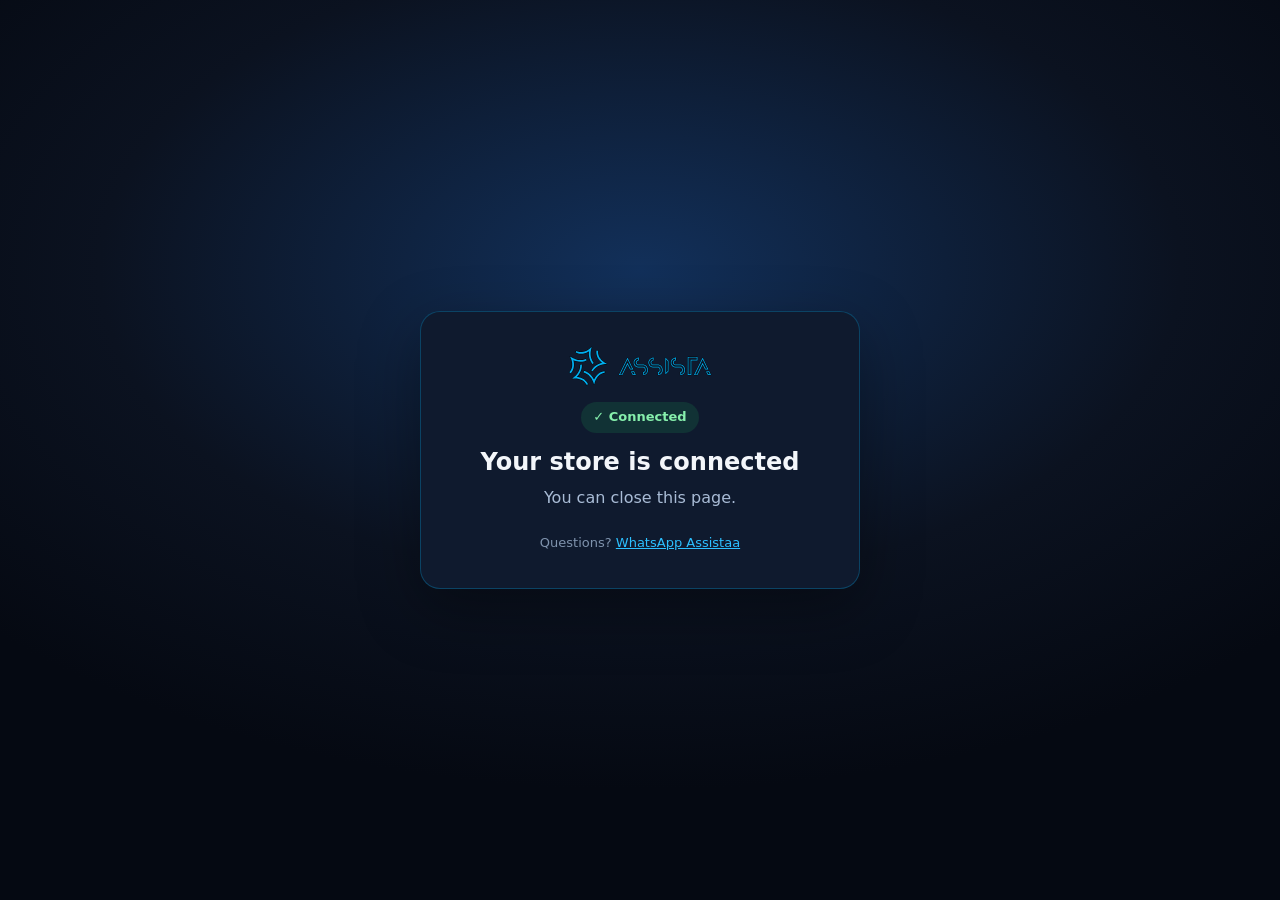
<file: connected.html>
<!doctype html><html lang="en"><head><meta charset="utf-8"><meta name="viewport" content="width=device-width, initial-scale=1">
<title>Store connection · Assistaa</title><link rel="icon" type="image/svg+xml" href="/mark.svg"><meta name="robots" content="noindex">
<style>
*{box-sizing:border-box}
body{margin:0;min-height:100vh;display:grid;place-items:center;padding:20px;background:radial-gradient(900px 520px at 50% 30%,#12305a 0%,#0B1220 60%,#050912 100%);color:#F3F6FA;font:16px/1.6 system-ui,-apple-system,"Segoe UI",sans-serif}
.card{width:100%;max-width:440px;padding:34px 30px;border-radius:20px;background:#0f1a2e;border:1px solid rgba(0,174,239,.28);text-align:center;box-shadow:0 20px 60px rgba(0,0,0,.35)}
.logo{display:flex;align-items:center;justify-content:center;gap:10px}.logo .m{width:40px;height:40px}.logo .w{height:20px;width:auto}
.badge{display:inline-flex;align-items:center;gap:8px;margin-top:16px;padding:5px 12px;border-radius:999px;font-size:13px;font-weight:600}
.ok .badge{background:rgba(34,197,94,.14);color:#86efac}.err .badge{background:rgba(251,191,36,.14);color:#fcd34d}
h1{margin:14px 0 8px;font-size:24px;line-height:1.25}
p{margin:0;color:#a9bcd6}
a{color:#2CC0FF}
.foot{margin-top:22px;font-size:13px;color:#7f93ad}
</style></head>
<body><main class="card" id="card" aria-live="polite">
<div class="logo"><img class="m" src="/logo-mark.svg" alt=""><img class="w" src="/logo-word.svg" alt="Assistaa"></div>
<div class="badge" id="badge"></div>
<h1 id="t"></h1>
<p id="m"></p>
<p class="foot">Questions? <a href="https://wa.me/8801814189999">WhatsApp Assistaa</a></p>
</main>
<script>
(function(){
  var q = new URLSearchParams(location.search);
  var ok = q.get("s") !== "err";
  var clip = function(v, n, d){ v = (v || "").trim(); return v ? v.slice(0, n) : d; };
  document.getElementById("card").className = "card " + (ok ? "ok" : "err");
  document.getElementById("badge").textContent = ok ? "✓ Connected" : "Needs attention";
  document.getElementById("t").textContent = clip(q.get("t"), 120, ok ? "Your store is connected" : "Something went wrong");
  document.getElementById("m").textContent = clip(q.get("m"), 400, ok ? "You can close this page." : "Try the install link again, or message us.");
  document.title = document.getElementById("t").textContent + " · Assistaa";
})();
</script>
</body></html>
</file>
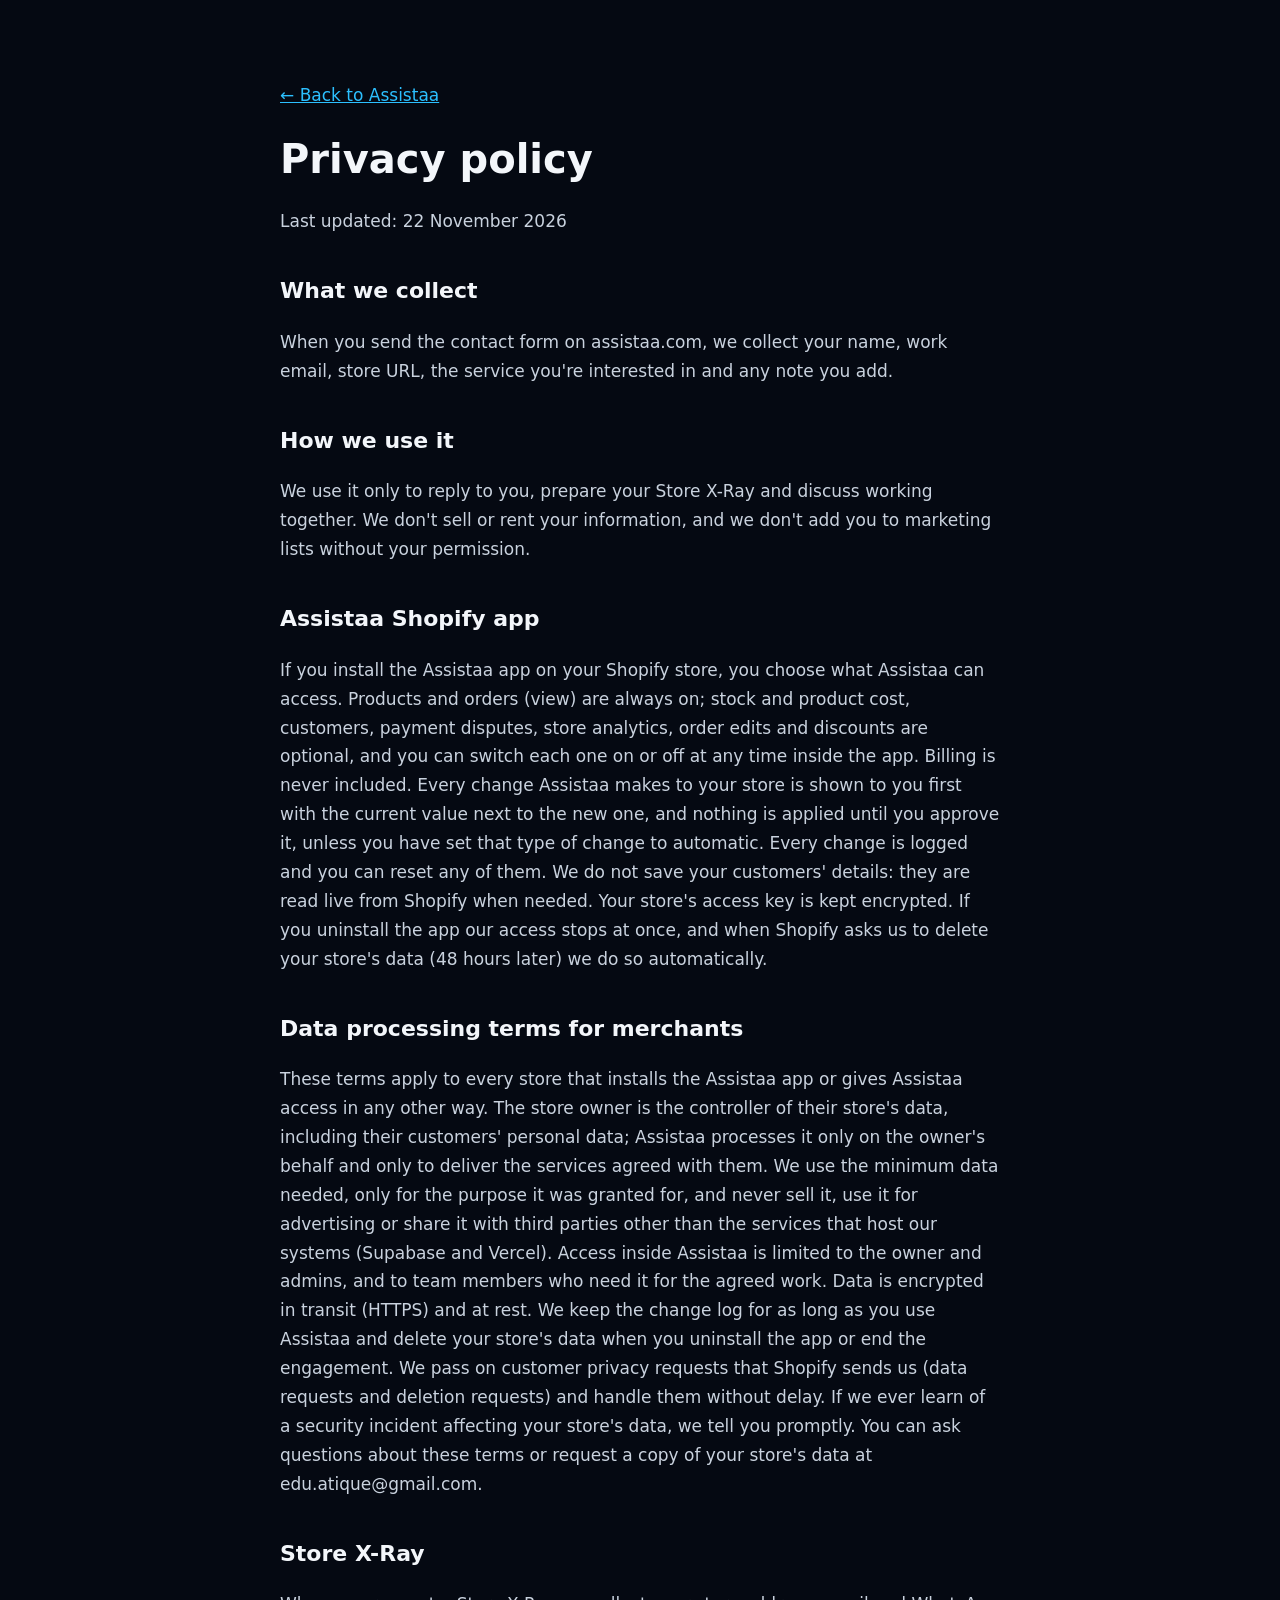
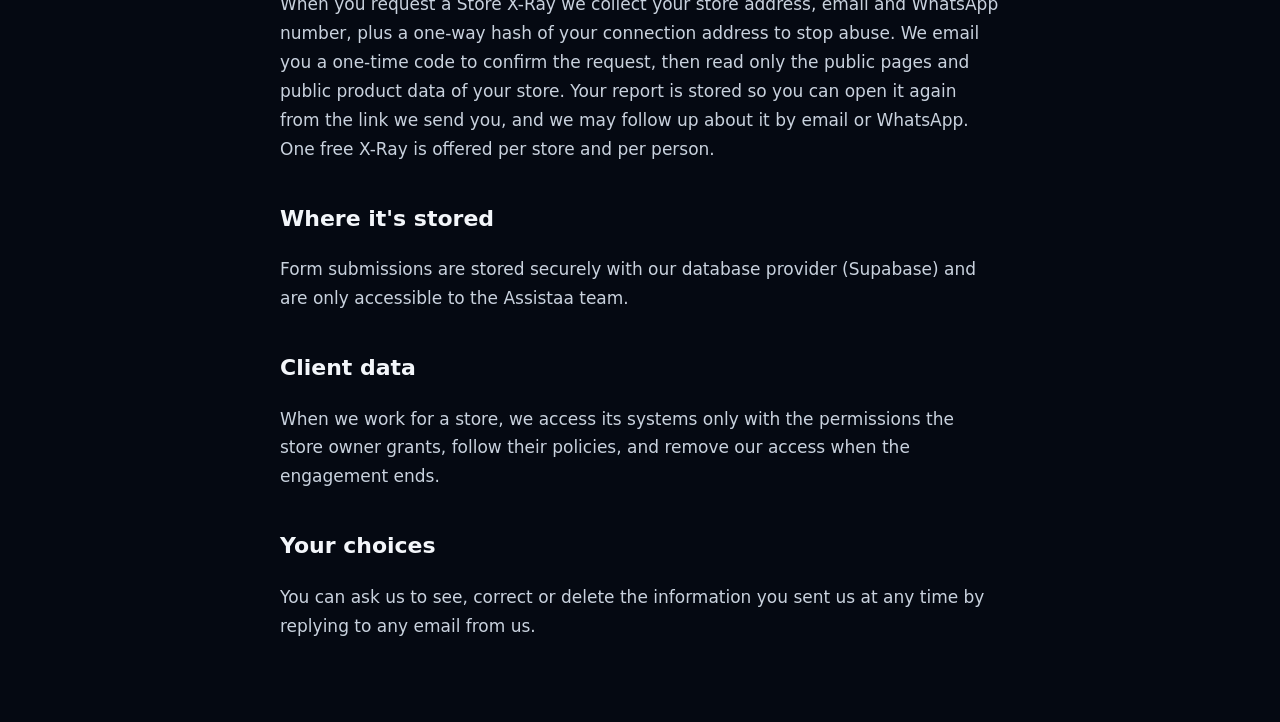
<file: privacy.html>
<!doctype html><html lang="en"><head><meta charset="utf-8"><meta name="viewport" content="width=device-width, initial-scale=1"><title>Privacy · Assistaa</title><link rel="icon" type="image/svg+xml" href="/mark.svg">
<style>body{margin:0;background:#050912;color:#F3F6FA;font:17px/1.7 system-ui,-apple-system,"Segoe UI",sans-serif}main{max-width:720px;margin:0 auto;padding:64px 20px}h1{font-size:40px;line-height:1.1}h2{font-size:22px;margin-top:36px}a{color:#2CC0FF}p,li{color:#C9D2DE}</style></head><body><main>
<p><a href="/">← Back to Assistaa</a></p>
<h1>Privacy policy</h1><p>Last updated: 22 November 2026</p>
<h2>What we collect</h2><p>When you send the contact form on assistaa.com, we collect your name, work email, store URL, the service you're interested in and any note you add.</p>
<h2>How we use it</h2><p>We use it only to reply to you, prepare your Store X-Ray and discuss working together. We don't sell or rent your information, and we don't add you to marketing lists without your permission.</p>
<h2>Assistaa Shopify app</h2><p>If you install the Assistaa app on your Shopify store, you choose what Assistaa can access. Products and orders (view) are always on; stock and product cost, customers, payment disputes, store analytics, order edits and discounts are optional, and you can switch each one on or off at any time inside the app. Billing is never included. Every change Assistaa makes to your store is shown to you first with the current value next to the new one, and nothing is applied until you approve it, unless you have set that type of change to automatic. Every change is logged and you can reset any of them. We do not save your customers' details: they are read live from Shopify when needed. Your store's access key is kept encrypted. If you uninstall the app our access stops at once, and when Shopify asks us to delete your store's data (48 hours later) we do so automatically.</p>
<h2>Data processing terms for merchants</h2><p>These terms apply to every store that installs the Assistaa app or gives Assistaa access in any other way. The store owner is the controller of their store's data, including their customers' personal data; Assistaa processes it only on the owner's behalf and only to deliver the services agreed with them. We use the minimum data needed, only for the purpose it was granted for, and never sell it, use it for advertising or share it with third parties other than the services that host our systems (Supabase and Vercel). Access inside Assistaa is limited to the owner and admins, and to team members who need it for the agreed work. Data is encrypted in transit (HTTPS) and at rest. We keep the change log for as long as you use Assistaa and delete your store's data when you uninstall the app or end the engagement. We pass on customer privacy requests that Shopify sends us (data requests and deletion requests) and handle them without delay. If we ever learn of a security incident affecting your store's data, we tell you promptly. You can ask questions about these terms or request a copy of your store's data at edu.atique@gmail.com.</p>
<h2>Store X-Ray</h2><p>When you request a Store X-Ray we collect your store address, email and WhatsApp number, plus a one-way hash of your connection address to stop abuse. We email you a one-time code to confirm the request, then read only the public pages and public product data of your store. Your report is stored so you can open it again from the link we send you, and we may follow up about it by email or WhatsApp. One free X-Ray is offered per store and per person.</p>
<h2>Where it's stored</h2><p>Form submissions are stored securely with our database provider (Supabase) and are only accessible to the Assistaa team.</p>
<h2>Client data</h2><p>When we work for a store, we access its systems only with the permissions the store owner grants, follow their policies, and remove our access when the engagement ends.</p>
<h2>Your choices</h2><p>You can ask us to see, correct or delete the information you sent us at any time by replying to any email from us.</p>
</main></body></html>
</file>
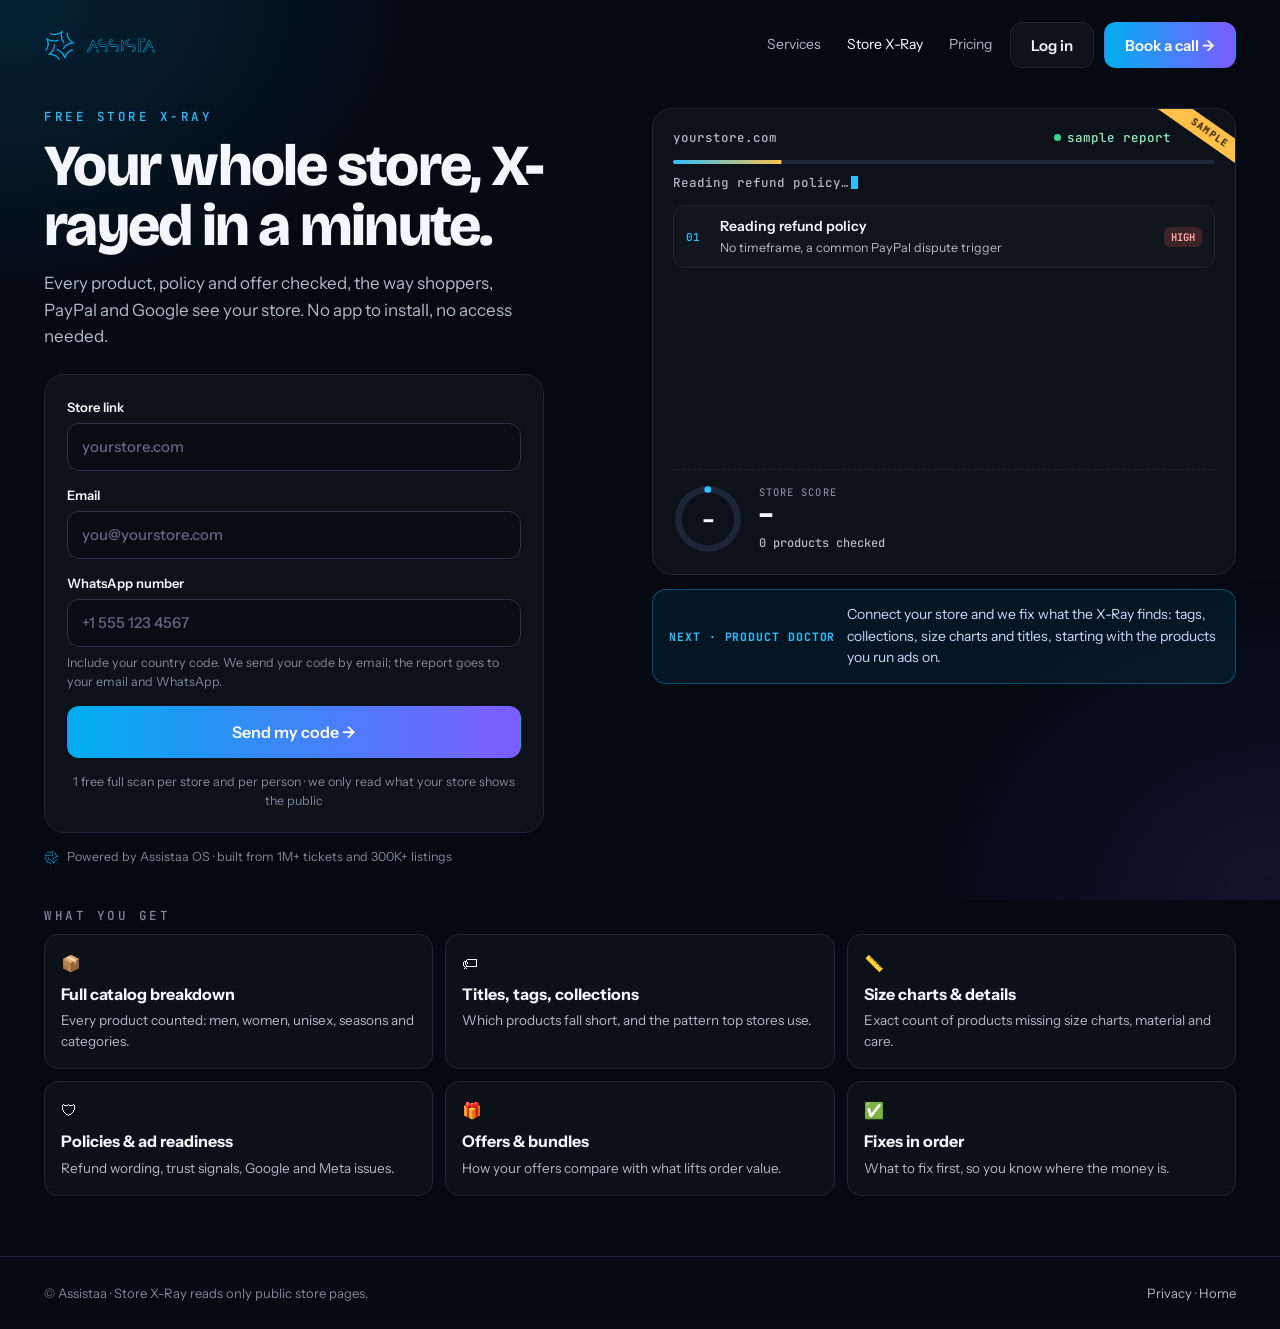
<file: xray.html>
<!doctype html>
<html lang="en">
<head>
<meta charset="utf-8">
<meta name="viewport" content="width=device-width, initial-scale=1">
<title>Free Store X-Ray · Assistaa</title>
<meta name="description" content="Your whole Shopify store, X-rayed in a minute: every product, policy and offer checked. Free, one scan per store. Report by email.">
<meta property="og:title" content="Free Store X-Ray · Assistaa"><meta property="og:description" content="See what your store is quietly losing. Every product checked, report by email."><meta property="og:url" content="https://assistaa.com/xray">
<meta name="theme-color" content="#050912">
<meta name="robots" content="index,follow">
<link rel="icon" type="image/svg+xml" href="/mark.svg">
<link rel="preconnect" href="https://fonts.googleapis.com"><link rel="preconnect" href="https://fonts.gstatic.com" crossorigin>
<link rel="stylesheet" href="https://fonts.googleapis.com/css2?family=Bricolage+Grotesque:opsz,wght@12..96,600;12..96,800&family=Instrument+Sans:wght@400;500;600&family=JetBrains+Mono:wght@400;500;700&display=swap">
<style>
:root{--bg:#050912;--surface:#0C1422;--ink:#F3F6FA;--muted:#AEB9C9;--dim:#7C889B;--line:#1B2638;--accent:#2CC0FF;--brand:#00AEEF;--signal:#FFC14A;--good:#3CD58A;--bad:#FF7A6B;
--f-body:"Instrument Sans","Segoe UI",system-ui,sans-serif;--f-display:"Bricolage Grotesque","Segoe UI",system-ui,sans-serif;--f-mono:"JetBrains Mono",ui-monospace,Menlo,monospace}
*{box-sizing:border-box}
html{overflow-x:clip}
body{margin:0;background:var(--bg);color:var(--ink);font:16px/1.55 var(--f-body);-webkit-font-smoothing:antialiased}
body::before{content:"";position:fixed;inset:0;pointer-events:none;background:radial-gradient(700px 500px at 0% 0%,rgba(0,174,239,.16),transparent 65%),radial-gradient(600px 500px at 100% 100%,rgba(124,92,255,.12),transparent 65%);z-index:-1}
a{color:var(--accent)}
.wrap{max-width:1240px;margin:0 auto;padding:0 24px}
.btn{display:inline-flex;align-items:center;justify-content:center;gap:8px;height:46px;padding:0 20px;border-radius:12px;font:600 15px var(--f-body);text-decoration:none;border:1px solid transparent;cursor:pointer;transition:transform .15s,background .2s,opacity .2s}
.btn:active{transform:scale(.98)}
.btn-primary{background:linear-gradient(90deg,var(--brand),#7c5cff);color:#fff}
.btn-primary[disabled]{opacity:.55;cursor:wait}
.btn-ghost{background:rgba(255,255,255,.04);border-color:var(--line);color:var(--ink)}
.btn:focus-visible,input:focus-visible{outline:2px solid var(--accent);outline-offset:2px}
header.top{display:flex;justify-content:space-between;align-items:center;padding:22px 0}
.logo{display:flex;align-items:center;gap:10px;text-decoration:none}
.logo img:first-child{height:32px}.logo img:last-child{height:15px}
.top nav{display:flex;align-items:center;gap:10px}
.top nav a.lnk{color:var(--muted);text-decoration:none;font-size:14px;padding:0 8px}
@media (max-width:720px){.top nav a.lnk,.top nav .btn-ghost{display:none}.top .btn{height:40px;padding:0 14px}}
.eyebrow{font:500 12.5px var(--f-mono);letter-spacing:.2em;text-transform:uppercase;color:var(--accent)}
h1{font:800 clamp(36px,5vw,58px)/1.03 var(--f-display);letter-spacing:-.03em;margin:12px 0 0}
.sub{color:var(--muted);font-size:17px;max-width:500px;margin:14px 0 0}
.grid{display:grid;grid-template-columns:minmax(0,1fr) minmax(0,1.05fr);gap:52px;align-items:start;padding:18px 0 40px}
@media (max-width:960px){.grid{grid-template-columns:1fr;gap:28px}}
.card{background:rgba(255,255,255,.035);border:1px solid var(--line);border-radius:20px}
.form{padding:22px;margin-top:24px;max-width:500px;display:flex;flex-direction:column;gap:14px}
.fld{display:flex;flex-direction:column;gap:6px}
.fld label{font-size:13px;font-weight:600}
.fld input{height:48px;border-radius:12px;border:1px solid #243149;background:rgba(5,9,18,.6);color:var(--ink);font:500 15px var(--f-body);padding:0 14px;width:100%}
.fld input::placeholder{color:#5D6880}
.fld input[aria-invalid=true]{border-color:var(--bad)}
.hint{font-size:12.5px;color:var(--dim)}
.msg{font-size:14px;border-radius:12px;padding:10px 12px;display:none}
.msg.on{display:block}
.msg.err{background:rgba(255,122,107,.1);border:1px solid rgba(255,122,107,.35);color:#FFB3A8}
.msg.ok{background:rgba(60,213,138,.08);border:1px solid rgba(60,213,138,.3);color:#9EF2C6}
.codes{display:flex;gap:8px}
.codes input{width:52px;height:60px;text-align:center;font:700 26px var(--f-mono);border-radius:12px;border:1px solid #243149;background:rgba(5,9,18,.6);color:var(--ink);padding:0}
@media (max-width:420px){.codes input{width:42px;height:52px;font-size:22px}}
.row{display:flex;gap:10px;align-items:center;flex-wrap:wrap}
.linkbtn{background:none;border:0;color:var(--accent);font:600 13.5px var(--f-body);cursor:pointer;padding:0}
.linkbtn[disabled]{color:var(--dim);cursor:default}
.pow{display:flex;align-items:center;gap:8px;font-size:12.5px;color:var(--dim);margin-top:14px}
/* console */
.con{padding:20px;position:relative;overflow:hidden}
.con-h{display:flex;justify-content:space-between;gap:10px;font:500 12.5px var(--f-mono);color:var(--muted);padding-right:44px}
.live{display:flex;align-items:center;gap:6px;color:#8FF0BE;white-space:nowrap}
.live i{width:7px;height:7px;border-radius:50%;background:var(--good);animation:pulse 1.4s ease-in-out infinite}
@keyframes pulse{50%{opacity:.25;transform:scale(.7)}}
.bar{height:4px;border-radius:4px;background:var(--line);margin:14px 0 10px;overflow:hidden}
.bar i{display:block;height:100%;background:linear-gradient(90deg,var(--accent),var(--signal));transform-origin:left;transform:scaleX(0);transition:transform .6s cubic-bezier(.2,.8,.2,1)}
.think{font:500 12.5px var(--f-mono);color:var(--muted);min-height:19px;white-space:nowrap;overflow:hidden;text-overflow:ellipsis}
.think b{display:inline-block;width:7px;height:13px;background:var(--accent);vertical-align:-2px;margin-left:2px;animation:caret 1s steps(1) infinite}
@keyframes caret{50%{opacity:0}}
.steps{list-style:none;margin:12px 0 0;padding:0;display:flex;flex-direction:column;gap:8px;min-height:250px}
.steps li{display:grid;grid-template-columns:22px minmax(0,1fr) auto;gap:12px;align-items:center;padding:10px 12px;border-radius:12px;border:1px solid var(--line);background:rgba(255,255,255,.02);font-size:14px;animation:in .45s cubic-bezier(.2,.8,.2,1) both}
.steps li.run{border-color:rgba(44,192,255,.5)}
.steps li .n{font:500 11px var(--f-mono);color:var(--accent)}
.steps li b{display:block;font-weight:600}
.steps li span.t{color:var(--muted);font-size:12.5px;display:block;overflow:hidden;text-overflow:ellipsis;white-space:nowrap}
.steps li img,.steps li .ph{width:30px;height:30px;border-radius:7px;object-fit:cover;background:linear-gradient(135deg,#2a3550,#141b2b);float:left;margin-right:10px}
.spin{width:16px;height:16px;border-radius:50%;border:2px solid rgba(44,192,255,.25);border-top-color:var(--accent);animation:sp .8s linear infinite}
@keyframes sp{to{transform:rotate(360deg)}}
@keyframes in{from{opacity:0;transform:translateY(8px)}to{opacity:1;transform:none}}
.sev{font:700 10.5px var(--f-mono);padding:3px 7px;border-radius:6px;white-space:nowrap}
.sev.hi{background:rgba(255,107,90,.18);color:#FFA79C}.sev.md{background:rgba(255,193,74,.16);color:#FFD27A}.sev.ok{background:rgba(60,213,138,.16);color:#8FF0BE}.sev.lo{background:rgba(255,255,255,.08);color:var(--muted)}
.foot{display:flex;align-items:center;gap:16px;margin-top:14px;padding-top:14px;border-top:1px dashed var(--line)}
.ring{position:relative;width:70px;height:70px;flex:none}
.ring svg{width:70px;height:70px;transform:rotate(-90deg)}
.ring circle{fill:none;stroke-width:6;stroke:var(--line)}
.ring .arc{stroke:var(--accent);stroke-linecap:round;stroke-dasharray:100;stroke-dashoffset:100;transition:stroke-dashoffset 1.4s cubic-bezier(.2,.8,.2,1)}
.ring b{position:absolute;inset:0;display:grid;place-items:center;font:800 20px var(--f-display)}
.nums small{display:block;font:500 10.5px var(--f-mono);letter-spacing:.1em;text-transform:uppercase;color:var(--dim)}
.nums strong{display:block;font:800 26px/1.15 var(--f-display);font-variant-numeric:tabular-nums}
.nums span{font:500 12px var(--f-mono);color:var(--muted)}
.tag{position:absolute;top:14px;right:-36px;transform:rotate(35deg);background:var(--signal);color:#1A1405;font:700 10px/1 var(--f-mono);letter-spacing:.12em;padding:5px 40px;text-transform:uppercase}
.pd{display:flex;gap:12px;align-items:center;padding:14px 16px;border-radius:14px;border:1px solid rgba(0,174,239,.4);background:rgba(0,174,239,.08);margin-top:14px;font-size:14px;color:#cfd6ff}
.pd b{font:700 11.5px var(--f-mono);letter-spacing:.08em;color:var(--accent);white-space:nowrap}
@media (max-width:560px){.pd{flex-direction:column;align-items:flex-start;gap:4px}}
.gets{display:grid;grid-template-columns:repeat(3,1fr);gap:12px;padding:10px 0 60px}
@media (max-width:860px){.gets{grid-template-columns:1fr 1fr}}
@media (max-width:520px){.gets{grid-template-columns:1fr}}
.gets div{padding:16px;border-radius:14px;background:rgba(255,255,255,.03);border:1px solid var(--line)}
.gets b{display:block;margin-top:6px}
.gets p{margin:4px 0 0;color:var(--muted);font-size:13.5px}
.hidden{display:none!important}
/* report */
.rep{padding:10px 0 70px}
.rep-h{display:flex;justify-content:space-between;align-items:flex-end;gap:20px;flex-wrap:wrap}
.rep-h h1{font-size:clamp(30px,4vw,46px)}
.tiles{display:grid;grid-template-columns:repeat(4,1fr);gap:12px;margin-top:22px}
@media (max-width:860px){.tiles{grid-template-columns:1fr 1fr}}
.tile{padding:16px;border-radius:14px;background:rgba(255,255,255,.03);border:1px solid var(--line);animation:in .5s both}
.tile small{color:var(--dim);font-size:12.5px}
.tile strong{display:block;font:800 28px/1.15 var(--f-display);margin-top:2px}
.tile span{color:var(--muted);font-size:12.5px}
.sec{margin-top:34px}
.sec h2{font:700 22px var(--f-display);margin:0 0 12px}
.two{display:grid;grid-template-columns:1fr 1fr;gap:16px}
@media (max-width:860px){.two{grid-template-columns:1fr}}
.bars{padding:18px;display:flex;flex-direction:column;gap:10px}
.bars .l{display:flex;justify-content:space-between;font-size:13.5px}
.bars .t{height:8px;border-radius:5px;background:var(--line);overflow:hidden}
.bars .t i{display:block;height:100%;background:linear-gradient(90deg,var(--brand),#7c5cff);transform-origin:left;animation:grow 1.1s cubic-bezier(.2,.8,.2,1) both}
@keyframes grow{from{transform:scaleX(0)}}
.issues{list-style:none;margin:0;padding:0;display:flex;flex-direction:column;gap:8px}
.issues li{display:grid;grid-template-columns:auto minmax(0,1fr);gap:12px;align-items:start;padding:12px 14px;border-radius:12px;border:1px solid var(--line);background:rgba(255,255,255,.02);font-size:14.5px}
.issues .area{font:600 10.5px var(--f-mono);letter-spacing:.06em;text-transform:uppercase;color:var(--dim);display:block;margin-bottom:2px}
.passed{display:flex;flex-wrap:wrap;gap:8px}
.passed span{font-size:13px;padding:6px 10px;border-radius:999px;background:rgba(60,213,138,.08);border:1px solid rgba(60,213,138,.25);color:#9EF2C6}
.cta{display:flex;gap:10px;flex-wrap:wrap;margin-top:16px}
footer{border-top:1px solid var(--line);padding:26px 0;color:var(--dim);font-size:13px}
footer .wrap{display:flex;justify-content:space-between;gap:12px;flex-wrap:wrap}
footer a{color:var(--muted);text-decoration:none}
@media print{body{background:#fff;color:#111}body::before,header.top,footer,.cta,.no-print{display:none!important}.card,.tile,.issues li{border-color:#ddd;background:#fff}.tile strong,h1,h2{color:#111}.sub,.tile span,.issues li{color:#333}}
@media (prefers-reduced-motion:reduce){*{animation:none!important;transition:none!important}}
</style>
</head>
<body>
<div class="wrap">
<header class="top">
  <a class="logo" href="/" aria-label="Assistaa home"><img src="/logo-mark.svg" alt="" width="32" height="32"><img src="/logo-word.svg" alt="Assistaa" height="15"></a>
  <nav aria-label="Main"><a class="lnk" href="/#services">Services</a><a class="lnk" href="/xray" aria-current="page" style="color:#fff">Store X-Ray</a><a class="lnk" href="/#pricing">Pricing</a><a class="btn btn-ghost" href="/app/login">Log in</a><a class="btn btn-primary" href="/#book">Book a call →</a></nav>
</header>

<!-- ===== Scan flow ===== -->
<main id="flow">
<div class="grid">
  <section>
    <div class="eyebrow">Free Store X-Ray</div>
    <h1 id="h1">Your whole store, X-rayed in a minute.</h1>
    <p class="sub" id="sub">Every product, policy and offer checked, the way shoppers, PayPal and Google see your store. No app to install, no access needed.</p>

    <!-- step 1: details -->
    <form class="card form" id="fStart" novalidate>
      <div class="fld"><label for="store">Store link</label><input id="store" name="store" placeholder="yourstore.com" autocomplete="url" inputmode="url" required></div>
      <div class="fld"><label for="email">Email</label><input id="email" name="email" type="email" placeholder="you@yourstore.com" autocomplete="email" required></div>
      <div class="fld"><label for="wa">WhatsApp number</label><input id="wa" name="wa" type="tel" placeholder="+1 555 123 4567" autocomplete="tel" required><span class="hint">Include your country code. We send your code by email; the report goes to your email and WhatsApp.</span></div>
      <div class="msg err" id="m1" role="alert"></div>
      <button class="btn btn-primary" id="b1" type="submit" style="height:52px;font-size:16px">Send my code →</button>
      <p class="hint" style="text-align:center;margin:0">1 free full scan per store and per person · we only read what your store shows the public</p>
    </form>

    <!-- step 2: code -->
    <form class="card form hidden" id="fCode" novalidate>
      <b style="font-size:20px">Enter the 6-digit code</b>
      <p class="hint" style="font-size:14px;margin:0" id="sentTo">We sent it to your email.</p>
      <div class="codes" id="codes" role="group" aria-label="6-digit code">
        <input inputmode="numeric" maxlength="1" aria-label="Digit 1" autocomplete="one-time-code"><input inputmode="numeric" maxlength="1" aria-label="Digit 2"><input inputmode="numeric" maxlength="1" aria-label="Digit 3"><input inputmode="numeric" maxlength="1" aria-label="Digit 4"><input inputmode="numeric" maxlength="1" aria-label="Digit 5"><input inputmode="numeric" maxlength="1" aria-label="Digit 6">
      </div>
      <div class="msg" id="m2" role="alert"></div>
      <button class="btn btn-primary" id="b2" type="submit" style="height:52px;font-size:16px">Verify and start scan →</button>
      <div class="row hint"><button type="button" class="linkbtn" id="resend" disabled>Send a new code</button><span id="rs"></span><span>·</span><button type="button" class="linkbtn" id="edit">Change details</button></div>
      <p class="hint" style="margin:0">Can't find it? Check spam or promotions.</p>
    </form>

    <!-- step 3/4: scanning + done (left side) -->
    <div class="card form hidden" id="side" aria-live="polite">
      <b style="font-size:20px" id="sideT">Thank you. Your X-Ray is running.</b>
      <p class="hint" style="font-size:14px;margin:0" id="sideP">Keep this page open. We're reading your whole store now; your report also goes to your email when it's done.</p>
      <div id="sideDone" class="hidden" style="display:flex;flex-direction:column;gap:10px">
        <a class="btn btn-primary" id="openRep" href="#" style="height:52px;font-size:16px">Open my full report →</a>
        <a class="btn btn-ghost" href="/#book">Book a 15-min call to go through it</a>
      </div>
    </div>
    <div class="pow"><img src="/logo-mark.svg" alt="" width="15" height="15">Powered by Assistaa OS · built from 1M+ tickets and 300K+ listings</div>
  </section>

  <section>
    <div class="card con" id="con">
      <span class="tag" id="tag">Sample</span>
      <div class="con-h"><span id="cDom">yourstore.com</span><span class="live"><i></i><em id="cState" style="font-style:normal">sample report</em></span></div>
      <div class="bar"><i id="cBar"></i></div>
      <div class="think" id="cThink">Waiting for your store<b></b></div>
      <ol class="steps" id="cSteps"></ol>
      <div class="foot">
        <div class="ring"><svg viewBox="0 0 64 64"><circle cx="32" cy="32" r="27"/><circle class="arc" id="cArc" cx="32" cy="32" r="27" pathLength="100"/></svg><b id="cScore">–</b></div>
        <div class="nums"><small id="cLbl">Store score</small><strong id="cBig">–</strong><span id="cCount">0 products checked</span></div>
      </div>
    </div>
    <div class="pd"><b>NEXT · PRODUCT DOCTOR</b><span>Connect your store and we fix what the X-Ray finds: tags, collections, size charts and titles, starting with the products you run ads on.</span></div>
  </section>
</div>

<div class="eyebrow" style="color:var(--dim)">What you get</div>
<div class="gets">
  <div>📦<b>Full catalog breakdown</b><p>Every product counted: men, women, unisex, seasons and categories.</p></div>
  <div>🏷<b>Titles, tags, collections</b><p>Which products fall short, and the pattern top stores use.</p></div>
  <div>📏<b>Size charts & details</b><p>Exact count of products missing size charts, material and care.</p></div>
  <div>🛡<b>Policies & ad readiness</b><p>Refund wording, trust signals, Google and Meta issues.</p></div>
  <div>🎁<b>Offers & bundles</b><p>How your offers compare with what lifts order value.</p></div>
  <div>✅<b>Fixes in order</b><p>What to fix first, so you know where the money is.</p></div>
</div>
</main>

<!-- ===== Full report (?r=token) ===== -->
<main id="report" class="rep hidden" aria-live="polite">
  <div id="repBody"><p class="hint">Loading your report…</p></div>
</main>
</div>

<footer><div class="wrap"><span>© Assistaa · Store X-Ray reads only public store pages.</span><span><a href="/privacy">Privacy</a> · <a href="/">Home</a></span></div></footer>

<script>
(function(){
const FN = 'https://zciuchdximmzwiisdkqu.supabase.co/functions/v1/xray';
const KEY = 'sb_publishable_WMggW823F5JaQWI5tZUn3A_2RCcqKcA';
const $ = id => document.getElementById(id);
const esc = s => String(s == null ? '' : s).replace(/[&<>"']/g, c => ({'&':'&amp;','<':'&lt;','>':'&gt;','"':'&quot;',"'":'&#39;'}[c]));
const fmt = n => Number(n || 0).toLocaleString('en-US');
const SEV = {hi:'HIGH', md:'MED', lo:'LOW', ok:'GOOD'};
const reduce = matchMedia('(prefers-reduced-motion: reduce)').matches;
const api = (body) => fetch(FN, {method:'POST', headers:{'content-type':'application/json', apikey: KEY}, body: JSON.stringify(body)});
let device = ''; try { device = localStorage.getItem('xr_dev') || ''; if (!device) { device = crypto.getRandomValues(new Uint32Array(4)).join('-'); localStorage.setItem('xr_dev', device); } } catch {}
const msg = (el, text, kind) => { el.textContent = text || ''; el.className = 'msg ' + (kind || 'err') + (text ? ' on' : ''); };

/* ---------- Sample console (before a real scan) ---------- */
const SAMPLE = [['Reading refund policy','No timeframe, a common PayPal dispute trigger','hi'],['Scanning 2,948 products','412 apparel items have no size chart','md'],['Checking titles, tags and collections','61% of products have under 5 tags','md'],['Comparing offers and bundles','No bundles or quantity breaks found','md'],['Checking Google / Meta readiness','10 of 12 checks passed','ok']];
let sampleTimers = [], live = false;
function sampleRun(){
  if (live) return;
  sampleTimers.forEach(clearTimeout); sampleTimers = [];
  const ul = $('cSteps'); ul.innerHTML = ''; $('cArc').style.strokeDashoffset = 100; $('cScore').textContent = '–'; $('cBig').textContent = '–'; $('cCount').textContent = '0 products checked';
  bar(0);
  SAMPLE.forEach((s, i) => sampleTimers.push(setTimeout(() => { if (live) return; think(s[0] + '…'); ul.insertAdjacentHTML('beforeend', `<li><span class="n">0${i+1}</span><span><b>${s[0]}</b><span class="t">${s[1]}</span></span><span class="sev ${s[2]}">${SEV[s[2]]}</span></li>`); bar((i+1)/SAMPLE.length); }, 400 + i * 1500)));
  sampleTimers.push(setTimeout(() => { if (live) return; $('cArc').style.strokeDashoffset = 100 - 64; $('cScore').textContent = '64'; $('cBig').textContent = '64 / 100'; $('cCount').textContent = '2,948 products checked'; think('Sample report ready'); }, 400 + SAMPLE.length * 1500));
  if (!reduce) sampleTimers.push(setTimeout(sampleRun, 400 + SAMPLE.length * 1500 + 5000));
}
function bar(p){ $('cBar').style.transform = `scaleX(${Math.max(0, Math.min(1, p))})`; }
function think(t){ $('cThink').innerHTML = esc(t) + '<b></b>'; }

/* ---------- Step 1: start ---------- */
let reqId = null, resendAt = 0, rsTimer = null;
$('store').addEventListener('input', e => { const v = e.target.value.trim().replace(/^https?:\/\//i,'').replace(/\/.*$/,''); if (!live) $('cDom').textContent = v || 'yourstore.com'; });
$('fStart').addEventListener('submit', async e => {
  e.preventDefault();
  const store = $('store').value.trim(), email = $('email').value.trim(), wa = $('wa').value.trim();
  [['store', !/\./.test(store)], ['email', !/^\S+@\S+\.\S+$/.test(email)], ['wa', wa.replace(/\D/g,'').length < 8]].forEach(([id, bad]) => $(id).setAttribute('aria-invalid', bad));
  if (!/\./.test(store)) return msg($('m1'), 'Enter your store address, like yourstore.com'), $('store').focus();
  if (!/^\S+@\S+\.\S+$/.test(email)) return msg($('m1'), 'Enter the email where we should send your code.'), $('email').focus();
  if (wa.replace(/\D/g,'').length < 8) return msg($('m1'), 'Add your WhatsApp number with country code.'), $('wa').focus();
  msg($('m1'), ''); const b = $('b1'); b.disabled = true; b.textContent = 'Checking your store…';
  try {
    const r = await api({action:'start', store, email, whatsapp: wa, device, source: new URLSearchParams(location.search).get('src') || document.referrer.slice(0, 60)});
    const j = await r.json().catch(() => ({}));
    if (!r.ok || !j.id) {
      const book = ['store_used','person_used','blocked','send_failed'].includes(j.error);
      msg($('m1'), j.message || 'Something went wrong. Please try again.');
      if (book) $('m1').insertAdjacentHTML('beforeend', ' <a href="/#book">Book a call →</a>');
      return;
    }
    reqId = j.id; $('sentTo').textContent = `We sent it to ${j.sentTo}.`;
    $('fStart').classList.add('hidden'); $('fCode').classList.remove('hidden');
    startResendTimer(); const first = $('codes').querySelector('input'); first.focus();
  } catch { msg($('m1'), 'We could not reach the scanner. Check your connection and try again.'); }
  finally { b.disabled = false; b.textContent = 'Send my code →'; }
});
function startResendTimer(){
  resendAt = Date.now() + 45000; $('resend').disabled = true; clearInterval(rsTimer);
  rsTimer = setInterval(() => { const s = Math.ceil((resendAt - Date.now()) / 1000); if (s <= 0) { clearInterval(rsTimer); $('rs').textContent = ''; $('resend').disabled = false; } else $('rs').textContent = `in 0:${String(s).padStart(2,'0')}`; }, 500);
}
$('edit').addEventListener('click', () => { $('fCode').classList.add('hidden'); $('fStart').classList.remove('hidden'); msg($('m2'), ''); });
$('resend').addEventListener('click', async () => {
  $('resend').disabled = true;
  const r = await api({action:'resend', id: reqId}); const j = await r.json().catch(() => ({}));
  if (r.ok) { msg($('m2'), `New code sent to ${j.sentTo}.`, 'ok'); startResendTimer(); } else { msg($('m2'), j.message || 'Could not send a new code.'); $('resend').disabled = false; }
});
/* code boxes */
const boxes = [...$('codes').querySelectorAll('input')];
boxes.forEach((inp, i) => {
  inp.addEventListener('input', () => { inp.value = inp.value.replace(/\D/g,'').slice(-1); if (inp.value && boxes[i+1]) boxes[i+1].focus(); if (boxes.every(x => x.value)) $('fCode').requestSubmit(); });
  inp.addEventListener('keydown', e => { if (e.key === 'Backspace' && !inp.value && boxes[i-1]) boxes[i-1].focus(); });
  inp.addEventListener('paste', e => { const d = (e.clipboardData.getData('text') || '').replace(/\D/g,'').slice(0,6); if (d.length) { e.preventDefault(); d.split('').forEach((c, k) => boxes[k] && (boxes[k].value = c)); (boxes[d.length] || boxes[5]).focus(); if (d.length === 6) $('fCode').requestSubmit(); } });
});

/* ---------- Step 2: verify ---------- */
$('fCode').addEventListener('submit', async e => {
  e.preventDefault();
  const code = boxes.map(x => x.value).join('');
  if (code.length !== 6) return msg($('m2'), 'Enter all 6 digits.');
  const b = $('b2'); b.disabled = true; b.textContent = 'Checking…'; msg($('m2'), '');
  try {
    const r = await api({action:'verify', id: reqId, code}); const j = await r.json().catch(() => ({}));
    if (!r.ok || !j.scanToken) { msg($('m2'), j.message || 'That code did not work.'); boxes.forEach(x => x.value = ''); boxes[0].focus(); return; }
    runScan(j.scanToken);
  } catch { msg($('m2'), 'We could not reach the scanner. Try again.'); }
  finally { b.disabled = false; b.textContent = 'Verify and start scan →'; }
});

/* ---------- Step 3: live scan (streamed) ---------- */
async function runScan(token){
  live = true; sampleTimers.forEach(clearTimeout);
  $('fCode').classList.add('hidden'); $('side').classList.remove('hidden');
  $('h1').textContent = 'Your X-Ray is running.'; $('sub').textContent = 'We\'re reading every product, policy and offer in your store right now.';
  $('tag').classList.add('hidden'); $('cState').textContent = 'scanning live';
  const ul = $('cSteps'); ul.innerHTML = ''; $('cArc').style.strokeDashoffset = 100; $('cScore').textContent = '–'; $('cBig').textContent = '…'; $('cLbl').textContent = 'Store score';
  bar(.03); think('Starting your X-Ray…');
  if (innerWidth < 960) $('con').scrollIntoView({behavior: reduce ? 'auto' : 'smooth', block: 'start'});
  const rows = {}; let k = 0, total = 0;
  const STEPS = ['home','policies','catalog','titles','listings','offers','trust'];
  const handle = ev => {
    if (ev.type === 'hello') $('cDom').textContent = ev.domain;
    if (ev.type === 'step' && ev.state === 'run') {
      think(ev.label + '…'); k++;
      ul.insertAdjacentHTML('beforeend', `<li class="run" id="s-${ev.key}"><span class="n">${String(k).padStart(2,'0')}</span><span><b>${esc(ev.label)}</b><span class="t">Working…</span></span><span class="spin" aria-hidden="true"></span></li>`);
      rows[ev.key] = $('s-' + ev.key); bar((STEPS.indexOf(ev.key) + .4) / STEPS.length);
    }
    if (ev.type === 'step' && ev.state === 'done' && rows[ev.key]) {
      const li = rows[ev.key]; li.classList.remove('run');
      li.querySelector('.t').textContent = ev.note || ''; li.lastElementChild.outerHTML = `<span class="sev ${ev.sev}">${SEV[ev.sev] || ''}</span>`;
      bar((STEPS.indexOf(ev.key) + 1) / STEPS.length);
    }
    if (ev.type === 'count') { total = ev.n; $('cCount').textContent = `${fmt(ev.n)} products found`; think(`Reading your catalog · ${fmt(ev.n)} products so far…`); }
    if (ev.type === 'progress') { $('cCount').textContent = `${fmt(ev.n)} / ${fmt(ev.total)} products checked`; }
    if (ev.type === 'product') {
      ul.insertAdjacentHTML('beforeend', `<li><span class="n">↳</span><span>${ev.image ? `<img src="${esc(ev.image)}" alt="" loading="lazy" referrerpolicy="no-referrer">` : '<i class="ph"></i>'}<b>${esc(ev.title)}</b><span class="t">Product checked</span></span><span class="sev ${ev.sev}">${esc(ev.verdict)}</span></li>`);
      while (ul.children.length > 9) ul.removeChild(ul.firstElementChild);
    }
    if (ev.type === 'breakdown' && ev.breakdown) { $('cDom').textContent += ' · ' + ev.breakdown.label.toLowerCase(); }
    if (ev.type === 'error') { think('Scan stopped'); $('cState').textContent = 'stopped'; $('sideT').textContent = 'We couldn\'t finish this scan.'; $('sideP').innerHTML = esc(ev.message) + ' <a href="/#book">Book a call →</a>'; }
    if (ev.type === 'done') finish(ev);
  };
  try {
    const r = await api({action:'scan', id: reqId, scanToken: token});
    if (!r.ok || !r.body) { const j = await r.json().catch(() => ({})); return handle({type:'error', message: j.message || 'The scan could not start.'}); }
    const rd = r.body.getReader(), dec = new TextDecoder(); let buf = '';
    for (;;) {
      const {done, value} = await rd.read(); if (done) break;
      buf += dec.decode(value, {stream: true});
      let i; while ((i = buf.indexOf('\n')) >= 0) { const line = buf.slice(0, i).trim(); buf = buf.slice(i + 1); if (line) { try { handle(JSON.parse(line)); } catch {} } }
    }
  } catch { handle({type:'error', message:'The connection dropped. Your report will still arrive by email.'}); }
}
function finish(ev){
  const r = ev.result || {}; bar(1);
  think('Report ready. Sent to your email.'); $('cState').textContent = 'scan complete';
  $('cArc').style.strokeDashoffset = 100 - (r.score || 0);
  let s = 0; const t = setInterval(() => { s = Math.min(r.score, s + 3); $('cScore').textContent = s; if (s >= r.score) clearInterval(t); }, reduce ? 0 : 30);
  const hi = (r.issues || []).filter(i => i.sev === 'hi').length, all = (r.issues || []).length;
  $('cLbl').textContent = 'Fixes found'; $('cBig').textContent = `${all} fixes · ${hi} urgent`; $('cCount').textContent = `${fmt(r.productsChecked)} products checked`;
  $('h1').textContent = 'Your X-Ray is ready.'; $('sub').textContent = `${r.storeName || r.domain} · ${r.label}. We sent the full report to your email too.`;
  $('sideT').textContent = `Score ${r.score}/100 · ${all} fixes found`; $('sideP').textContent = 'Open the full report to see every finding, the catalog breakdown and what to fix first.';
  $('openRep').href = '/xray?r=' + ev.report; $('sideDone').classList.remove('hidden');
}

/* ---------- Report view ---------- */
function bars(obj, total){
  const e = Object.entries(obj).filter(([,v]) => v > 0); if (!e.length) return '<p class="hint">Not enough tags to tell.</p>';
  return e.map(([k, v], i) => `<div><div class="l"><span>${esc(k)}</span><b>${fmt(v)} · ${Math.round(v / (total || 1) * 100)}%</b></div><div class="t"><i style="width:${Math.max(2, v / (total || 1) * 100)}%;animation-delay:${i * .08}s"></i></div></div>`).join('');
}
async function showReport(token){
  $('flow').classList.add('hidden'); $('report').classList.remove('hidden'); document.title = 'Your Store X-Ray · Assistaa';
  let j = {};
  try { const r = await api({action:'report', token}); j = await r.json(); } catch {}
  const R = j.result;
  if (!R) { $('repBody').innerHTML = '<h1 style="font-size:34px">We couldn\'t find this report.</h1><p class="sub">The link may be wrong or expired. <a href="/xray">Run a Store X-Ray</a> or <a href="/#book">book a call</a>.</p>'; return; }
  const B = R.breakdown || {}, M = R.metrics || {}, L = M.listings || {}, T = M.tags || {}, C = M.collections || {}, Ti = M.titles || {}, O = M.offers || {};
  const n = R.productsChecked || 0, hi = R.issues.filter(i => i.sev === 'hi'), rest = R.issues.filter(i => i.sev !== 'hi');
  const sc = L.sizeProducts ? (L.sizingApp ? 'App' : Math.round((L.sizeProducts - L.sizeMissing) / L.sizeProducts * 100) + '%') : '—';
  const li = i => `<li><span class="sev ${i.sev}">${SEV[i.sev]}</span><span><span class="area">${esc(i.area)}</span>${esc(i.text)}</span></li>`;
  $('repBody').innerHTML = `
  <div class="rep-h"><div><div class="eyebrow">Store X-Ray report</div><h1>${esc(R.storeName || R.domain)}</h1><p class="sub">${esc(R.domain)} · ${esc(R.label)} · scanned ${new Date(R.scannedAt).toLocaleDateString('en-US',{day:'numeric',month:'short',year:'numeric'})}</p></div>
  <div class="foot" style="border:0;margin:0;padding:0"><div class="ring"><svg viewBox="0 0 64 64"><circle cx="32" cy="32" r="27"/><circle class="arc" id="rArc" cx="32" cy="32" r="27" pathLength="100"/></svg><b>${R.score}</b></div><div class="nums"><small>Store score</small><strong>${R.score} / 100</strong><span>${R.issues.length} fixes · ${hi.length} urgent</span></div></div></div>
  <div class="tiles">
    <div class="tile"><small>Products checked</small><strong>${fmt(n)}</strong><span>${n ? 'whole catalog' : 'catalog not public'}</span></div>
    <div class="tile" style="animation-delay:.05s"><small>Size charts</small><strong>${sc}</strong><span>${L.sizeProducts ? (L.sizingApp ? 'size chart app found' : `${fmt(L.sizeMissing)} sized products missing one`) : 'no sized products'}</span></div>
    <div class="tile" style="animation-delay:.1s"><small>Tags per product</small><strong>${T.avg ?? '—'}</strong><span>${T.under5 != null ? `${fmt(T.under5)} products under 5 tags` : ''}</span></div>
    <div class="tile" style="animation-delay:.15s"><small>Title style</small><strong>${esc(Ti.style || '—')}</strong><span>${Ti.formats ? `${Ti.formats} format${Ti.formats > 1 ? 's' : ''} found` : ''}</span></div>
    <div class="tile" style="animation-delay:.2s"><small>Collections</small><strong>${C.count != null ? fmt(C.count) + (C.count >= 250 ? '+' : '') : '—'}</strong><span>${C.count != null ? `${C.gender ? 'has' : 'no'} Men / Women · ${C.season ? 'has' : 'no'} seasons` : ''}</span></div>
    <div class="tile" style="animation-delay:.25s"><small>Google / Meta readiness</small><strong>${R.google.passed} / ${R.google.total}</strong><span>checks passed</span></div>
    <div class="tile" style="animation-delay:.3s"><small>Offers & bundles</small><strong>${O.bundles ? 'Found' : n ? 'None' : '—'}</strong><span>${O.onSalePct != null ? `${O.onSalePct}% of products on sale` : ''}</span></div>
    <div class="tile" style="animation-delay:.35s"><small>Descriptions</small><strong>${L.thin != null ? fmt(n - L.thin) : '—'}</strong><span>${L.thin != null ? `of ${fmt(n)} have 40+ words` : ''}</span></div>
  </div>
  ${hi.length ? `<div class="sec"><h2>Fix these first</h2><ul class="issues">${hi.map(li).join('')}</ul></div>` : ''}
  ${rest.length ? `<div class="sec"><h2>${hi.length ? 'Then these' : 'What to fix'}</h2><ul class="issues">${rest.map(li).join('')}</ul></div>` : ''}
  ${n ? `<div class="sec"><h2>Your catalog</h2><div class="two">
    <div class="card bars"><b>By gender</b>${bars({Men: B.gender?.men, Women: B.gender?.women, Unisex: B.gender?.unisex, 'Not marked': B.gender?.unknown}, n)}</div>
    <div class="card bars"><b>By category</b>${bars(Object.fromEntries((B.categories || []).slice(0, 6).map(c => [c.name, c.count])), n)}</div>
    <div class="card bars"><b>By season</b>${bars(B.seasons || {}, n)}${Object.values(B.seasons || {}).every(v => !v) ? '' : ''}</div>
    <div class="card bars"><b>Product details</b>${bars({'Missing material': L.noMaterial, 'Missing care info': L.noCare, 'Under 3 images': L.fewImg, 'Same text as another': L.dupes}, n)}</div>
  </div></div>` : ''}
  <div class="sec"><h2>Winner match</h2><div class="card" style="padding:18px;color:var(--muted)">We compare your best products with proven winners in your niche (${esc(R.label.toLowerCase())}). Our team adds this to your follow-up, together with a fix plan.</div></div>
  ${R.passed.length ? `<div class="sec"><h2>What's already good</h2><div class="passed">${R.passed.map(p => `<span>✓ ${esc(p)}</span>`).join('')}</div></div>` : ''}
  <div class="sec"><div class="pd" style="margin:0"><b>NEXT · PRODUCT DOCTOR</b><span>Connect your store and we fix what this X-Ray found: tags, collections, size charts and titles, starting with the products you run ads on.</span></div>
  <div class="cta"><a class="btn btn-primary" href="/#book">Book a 15-min call →</a><button class="btn btn-ghost no-print" onclick="print()">Save as PDF</button></div></div>
  <p class="pow" style="margin-top:28px"><img src="/logo-mark.svg" alt="" width="15" height="15">Powered by Assistaa OS · built from 1M+ tickets and 300K+ listings</p>`;
  requestAnimationFrame(() => { const a = $('rArc'); if (a) a.style.strokeDashoffset = 100 - R.score; });
}

const tok = new URLSearchParams(location.search).get('r');
if (tok) showReport(tok); else { sampleRun(); }
})();
</script>
</body>
</html>
</file>
